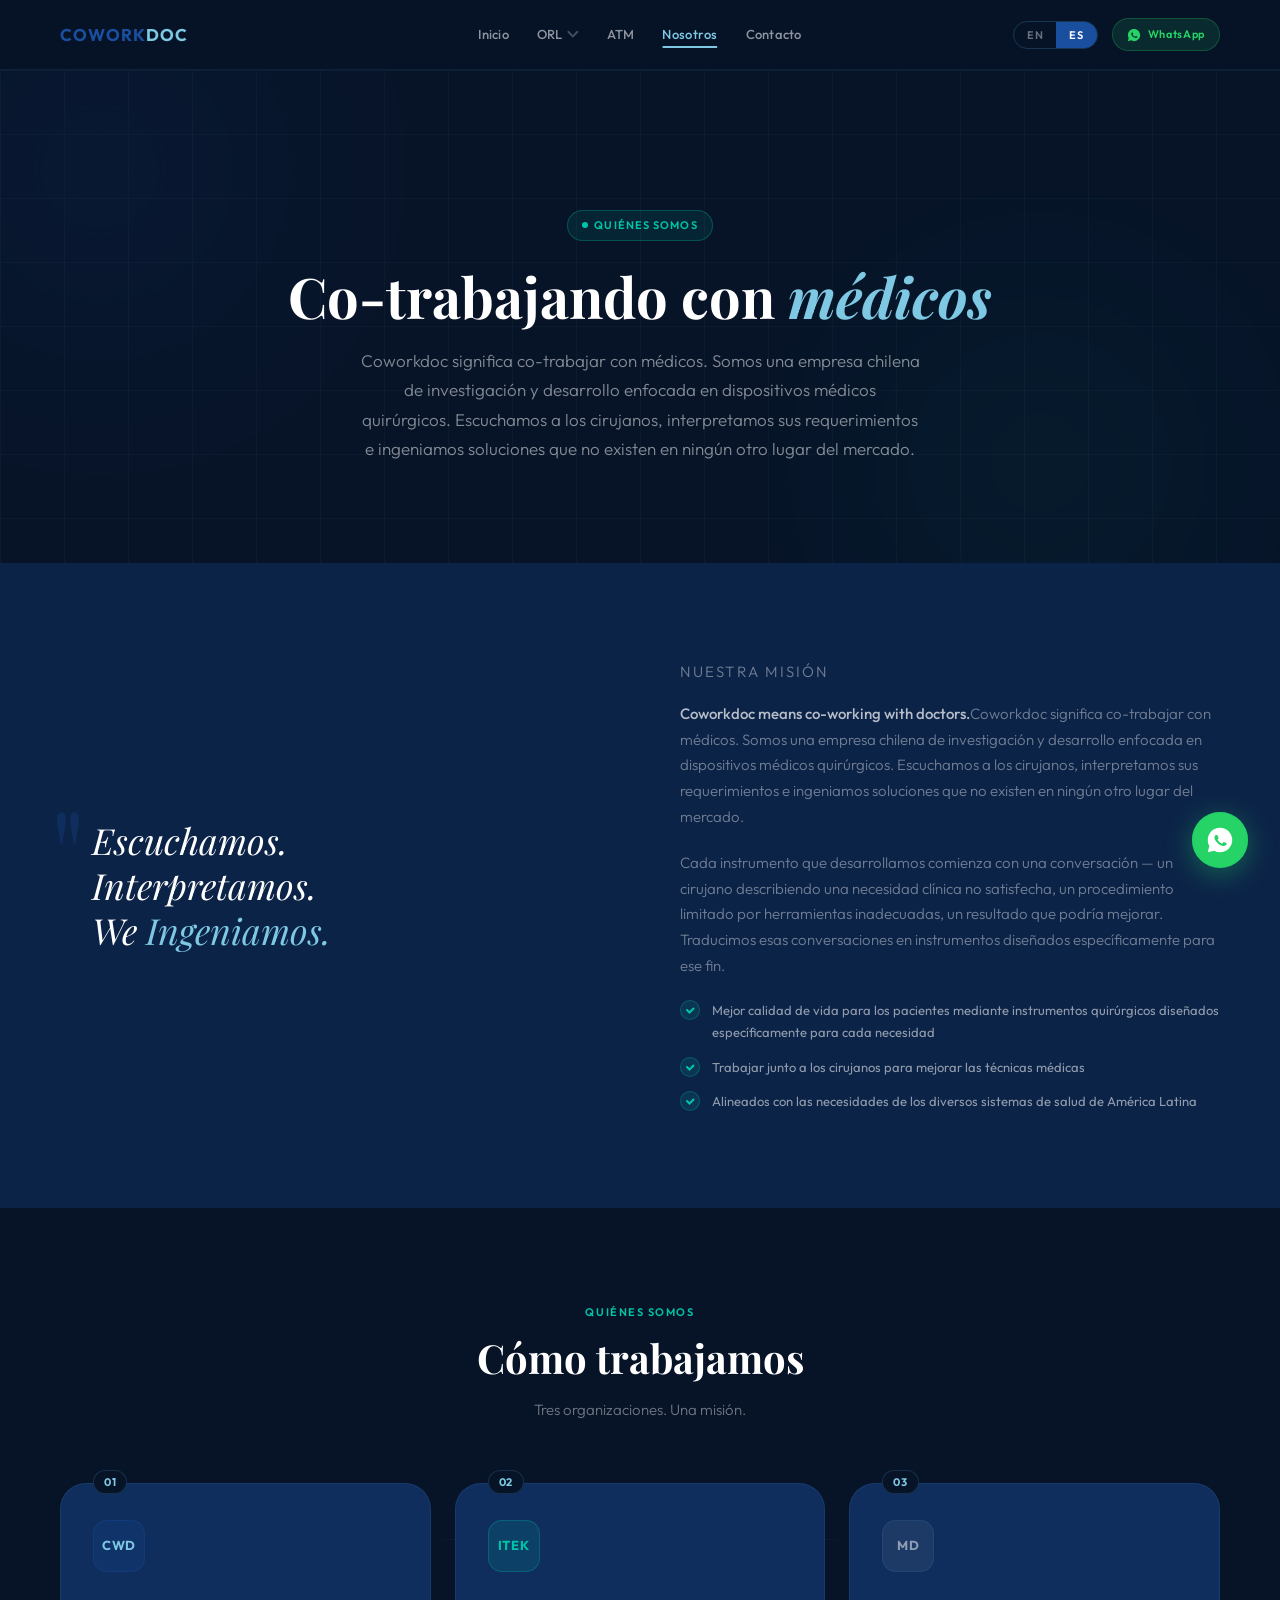
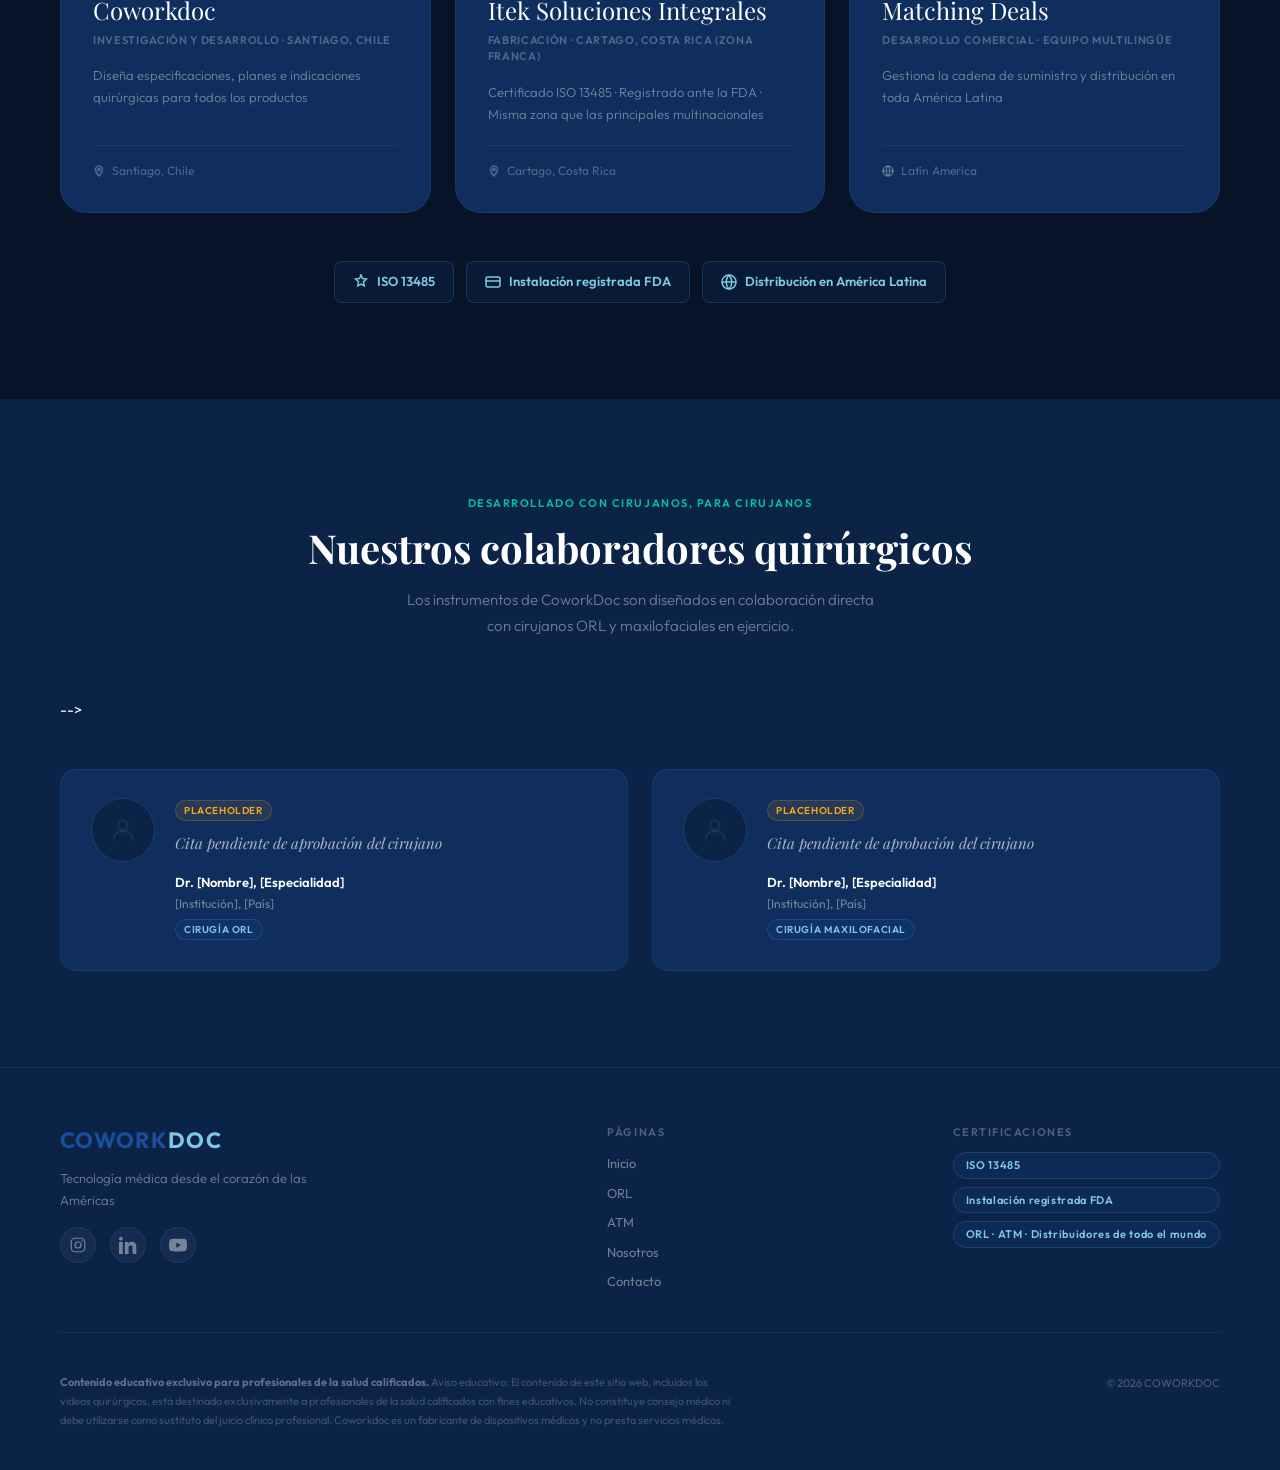
<file: about.html>
<!DOCTYPE html>
<html lang="es">
<head>
  <meta charset="UTF-8">
  <meta name="viewport" content="width=device-width, initial-scale=1.0">
  <title data-i18n="meta.about_title">About Us | COWORKDOC</title>
  <meta name="description" data-i18n="meta.about_desc" content="CoworkDoc co-develops surgical instruments with ENT and maxillofacial surgeons. Designed in Chile, manufactured in Costa Rica, distributed across Latin America.">

  <meta name="keywords" content="CoworkDoc, fabricante dispositivos médicos, co-desarrollo quirúrgico, ISO 13485, FDA, Itek, Matching Deals, Santiago Chile, Costa Rica, América Latina">
  <link rel="canonical" href="https://coworkdoc.com/about.html">

  <!-- Open Graph -->
  <meta property="og:title" content="Nosotros | COWORKDOC">
  <meta property="og:description" content="CoworkDoc codesarrolla instrumentos quirúrgicos con cirujanos ORL y maxilofaciales. Diseñado en Chile, fabricado en Costa Rica, distribuido en América Latina.">
  <meta property="og:type" content="website">
  <meta property="og:url" content="https://coworkdoc.com/about.html">
  <meta property="og:locale" content="es_419">

  <link rel="stylesheet" href="css/design-tokens.css">
  <link rel="stylesheet" href="css/components.css">

  <style>

    /* ── PAGE HERO ── */
    .page-hero {
      position: relative;
      background: var(--bg-page);
      padding: 140px 60px 100px;
      overflow: hidden;
      text-align: center;
    }

    .page-hero-grid {
      position: absolute; inset: 0;
      pointer-events: none;
      background-image:
        linear-gradient(rgba(126,200,227,0.04) 1px, transparent 1px),
        linear-gradient(90deg, rgba(126,200,227,0.04) 1px, transparent 1px);
      background-size: 64px 64px;
    }

    .orb-left {
      position: absolute; border-radius: 50%;
      pointer-events: none; filter: blur(110px);
      width: 360px; height: 360px;
      background: var(--blue); opacity: 0.09;
      top: -80px; left: -80px;
      animation: drift 10s ease-in-out infinite alternate;
    }

    .orb-right {
      position: absolute; border-radius: 50%;
      pointer-events: none; filter: blur(110px);
      width: 280px; height: 280px;
      background: var(--teal); opacity: 0.06;
      bottom: -40px; right: 100px;
      animation: drift 8s 2s ease-in-out infinite alternate;
    }

    .page-hero-content {
      position: relative; z-index: 2;
      max-width: 720px; margin: 0 auto;
    }

    .page-hero h1 {
      font-family: var(--font-serif);
      font-size: var(--text-4xl);
      line-height: var(--leading-tight);
      color: var(--text-primary);
      margin-bottom: 20px;
    }

    .page-hero h1 em {
      font-style: italic;
      color: var(--blue-light);
    }

    .page-hero-sub {
      font-size: var(--text-md);
      color: rgba(255,255,255,0.50);
      font-weight: var(--weight-light);
      line-height: var(--leading-relaxed);
      max-width: 560px;
      margin: 0 auto;
    }

    /* ── MISSION STATEMENT ── */
    .mission {
      background: var(--bg-section);
      padding: var(--section-padding);
    }

    .mission-inner {
      max-width: var(--content-width);
      margin: 0 auto;
      display: grid;
      grid-template-columns: 1fr 1fr;
      gap: 80px;
      align-items: center;
    }

    .mission-quote-wrap {
      position: relative;
    }

    .mission-quote-mark {
      font-family: var(--font-serif);
      font-size: 120px;
      line-height: 0.7;
      color: var(--blue);
      opacity: 0.25;
      position: absolute;
      top: -10px; left: -10px;
      pointer-events: none;
      user-select: none;
    }

    .mission-quote {
      font-family: var(--font-serif);
      font-size: 36px;
      font-style: italic;
      line-height: 1.25;
      color: var(--text-primary);
      padding-left: 32px;
      position: relative;
      z-index: 1;
    }

    .mission-quote em {
      color: var(--blue-light);
      font-style: italic;
    }

    .mission-body p {
      font-size: var(--text-base);
      color: var(--text-muted);
      line-height: var(--leading-relaxed);
      font-weight: var(--weight-light);
      margin-bottom: 20px;
    }

    .mission-body p strong {
      color: var(--text-secondary);
      font-weight: var(--weight-medium);
    }

    .pillars {
      list-style: none;
      display: flex;
      flex-direction: column;
      gap: 12px;
      margin-top: 8px;
    }

    .pillars li {
      display: flex;
      align-items: flex-start;
      gap: 12px;
      font-size: var(--text-sm);
      color: rgba(255,255,255,0.55);
      line-height: var(--leading-relaxed);
    }

    .pillar-check {
      width: 20px; height: 20px;
      background: rgba(0,196,167,0.12);
      border: 1px solid rgba(0,196,167,0.25);
      border-radius: 50%;
      display: flex;
      align-items: center;
      justify-content: center;
      flex-shrink: 0;
      margin-top: 1px;
    }

    .pillar-check svg { width: 10px; height: 10px; }

    /* ── HOW WE WORK ── */
    .how-we-work {
      background: var(--bg-page);
      padding: var(--section-padding);
    }

    .how-inner {
      max-width: var(--content-width);
      margin: 0 auto;
    }

    .partners-grid {
      display: grid;
      grid-template-columns: repeat(3, 1fr);
      gap: 24px;
      margin-top: 52px;
      position: relative;
    }

    /* Connecting line between cards */
    .partners-grid::before {
      content: '';
      position: absolute;
      top: 56px;
      left: calc(33.33% - 12px);
      right: calc(33.33% - 12px);
      height: 1px;
      background: linear-gradient(90deg,
        transparent,
        var(--border-light) 20%,
        var(--border-light) 80%,
        transparent
      );
      z-index: 0;
    }

    .partner-block {
      background: var(--bg-card);
      border: 1px solid var(--border-subtle);
      border-radius: var(--radius-lg);
      padding: 36px 32px 32px;
      display: flex;
      flex-direction: column;
      position: relative;
      z-index: 1;
      transition:
        transform var(--transition-spring),
        border-color var(--transition-base),
        box-shadow var(--transition-slow);
    }

    .partner-block:hover {
      transform: translateY(-5px);
      border-color: var(--border-light);
      box-shadow: var(--shadow-md);
    }

    .partner-block-number {
      position: absolute;
      top: -14px; left: 32px;
      background: var(--bg-page);
      border: 1px solid var(--border-light);
      color: var(--blue-light);
      font-size: var(--text-xs);
      font-weight: var(--weight-bold);
      padding: 3px 10px;
      border-radius: var(--radius-full);
      letter-spacing: var(--tracking-wide);
    }

    .partner-block-icon {
      width: 52px; height: 52px;
      border-radius: 14px;
      display: flex;
      align-items: center;
      justify-content: center;
      margin-bottom: 20px;
      font-family: var(--font-sans);
      font-size: var(--text-sm);
      font-weight: var(--weight-bold);
      letter-spacing: var(--tracking-wide);
    }

    .partner-block-icon.cobalt {
      background: rgba(26,79,160,0.18);
      border: 1px solid rgba(26,79,160,0.30);
      color: var(--blue-light);
    }

    .partner-block-icon.teal {
      background: rgba(0,196,167,0.12);
      border: 1px solid rgba(0,196,167,0.25);
      color: var(--teal);
    }

    .partner-block-icon.slate {
      background: rgba(255,255,255,0.06);
      border: 1px solid var(--border-subtle);
      color: rgba(255,255,255,0.50);
    }

    .partner-block-name {
      font-family: var(--font-serif);
      font-size: var(--text-xl);
      color: var(--text-primary);
      margin-bottom: 4px;
    }

    .partner-block-role {
      font-size: var(--text-xs);
      font-weight: var(--weight-semibold);
      letter-spacing: var(--tracking-wide);
      text-transform: uppercase;
      color: var(--text-faint);
      margin-bottom: 16px;
    }

    .partner-block-desc {
      font-size: var(--text-sm);
      color: var(--text-muted);
      line-height: var(--leading-relaxed);
      font-weight: var(--weight-light);
      flex: 1;
    }

    .partner-block-location {
      display: flex;
      align-items: center;
      gap: 7px;
      margin-top: 20px;
      font-size: 12px;
      color: var(--text-faint);
      padding-top: 16px;
      border-top: 1px solid var(--border-subtle);
    }

    .partner-block-location svg {
      width: 12px; height: 12px;
      flex-shrink: 0;
    }

    /* ISO/FDA badges row */
    .cert-row {
      display: flex;
      gap: 12px;
      flex-wrap: wrap;
      justify-content: center;
      margin-top: 48px;
    }

    .cert-badge {
      display: inline-flex;
      align-items: center;
      gap: 8px;
      background: rgba(26,79,160,0.12);
      border: 1px solid var(--border-light);
      border-radius: var(--radius-sm);
      padding: 10px 18px;
      font-size: var(--text-sm);
      font-weight: var(--weight-semibold);
      color: var(--blue-light);
    }

    .cert-badge svg { width: 16px; height: 16px; flex-shrink: 0; }

    /* ── KOL SECTION ── */
    .kol-section {
      background: var(--bg-section);
      padding: var(--section-padding);
    }

    .kol-inner {
      max-width: var(--content-width);
      margin: 0 auto;
    }

    .kol-grid {
      display: grid;
      grid-template-columns: repeat(2, 1fr);
      gap: 24px;
      margin-top: 48px;
    }

    .kol-card {
      background: var(--bg-card);
      border: 1px solid var(--border-subtle);
      border-radius: var(--radius-md);
      padding: 28px 30px 30px;
      display: flex;
      gap: 20px;
      align-items: flex-start;
      transition: border-color var(--transition-base);
    }

    .kol-card:hover { border-color: var(--border-light); }

    .kol-photo {
      width: 64px; height: 64px;
      border-radius: 50%;
      background: var(--bg-section);
      border: 1px solid var(--border-light);
      display: flex;
      align-items: center;
      justify-content: center;
      flex-shrink: 0;
      overflow: hidden;
      /*
        PLACEHOLDER: replace background div with:
        <img src="assets/surgeons/surgeon-name.jpg"
             alt="Dr. [Name]"
             style="width:100%;height:100%;object-fit:cover;">
        <!-- PLACEHOLDER: surgeon photo to be provided by client -->
      */
    }

    .kol-photo svg { width: 28px; height: 28px; opacity: 0.25; }

    .kol-body { flex: 1; }

    .kol-quote {
      font-family: var(--font-serif);
      font-size: var(--text-base);
      font-style: italic;
      color: rgba(255,255,255,0.65);
      line-height: var(--leading-relaxed);
      margin-bottom: 16px;
    }

    /* PLACEHOLDER label */
    .kol-placeholder-tag {
      display: inline-block;
      background: rgba(245,166,35,0.10);
      border: 1px solid rgba(245,166,35,0.22);
      color: var(--warning);
      font-size: 10px;
      font-weight: var(--weight-semibold);
      letter-spacing: var(--tracking-wide);
      text-transform: uppercase;
      padding: 2px 8px;
      border-radius: var(--radius-full);
      margin-bottom: 10px;
    }

    .kol-name {
      font-size: var(--text-sm);
      font-weight: var(--weight-semibold);
      color: var(--text-primary);
      margin-bottom: 2px;
    }

    .kol-title {
      font-size: 12px;
      color: var(--text-muted);
    }

    .kol-specialty {
      display: inline-flex;
      align-items: center;
      background: rgba(26,79,160,0.14);
      border: 1px solid var(--border-light);
      color: var(--blue-light);
      font-size: 10px;
      font-weight: var(--weight-semibold);
      letter-spacing: var(--tracking-wide);
      text-transform: uppercase;
      padding: 2px 8px;
      border-radius: var(--radius-full);
      margin-top: 6px;
    }

    /* ── TIMELINE ── */
    .timeline-section {
      background: var(--bg-page);
      padding: var(--section-padding);
    }

    .timeline-inner {
      max-width: var(--content-width);
      margin: 0 auto;
    }

    .timeline {
      position: relative;
      margin-top: 52px;
    }

    /* Vertical line */
    .timeline::before {
      content: '';
      position: absolute;
      left: 50%;
      top: 0; bottom: 0;
      width: 1px;
      background: linear-gradient(
        180deg,
        transparent,
        var(--border-light) 10%,
        var(--border-light) 90%,
        transparent
      );
      transform: translateX(-50%);
    }

    .timeline-item {
      display: grid;
      grid-template-columns: 1fr 48px 1fr;
      gap: 0;
      margin-bottom: 40px;
      align-items: start;
    }

    .timeline-item:last-child { margin-bottom: 0; }

    .timeline-left {
      padding-right: 36px;
      text-align: right;
    }

    .timeline-right {
      padding-left: 36px;
    }

    /* Alternate: even items flip */
    .timeline-item:nth-child(even) .timeline-left {
      order: 3;
      text-align: left;
      padding-right: 0;
      padding-left: 36px;
    }

    .timeline-item:nth-child(even) .timeline-center {
      order: 2;
    }

    .timeline-item:nth-child(even) .timeline-right {
      order: 1;
      text-align: right;
      padding-left: 0;
      padding-right: 36px;
    }

    .timeline-center {
      display: flex;
      justify-content: center;
      padding-top: 4px;
    }

    .timeline-dot {
      width: 14px; height: 14px;
      border-radius: 50%;
      background: var(--blue);
      border: 2px solid var(--bg-page);
      box-shadow: 0 0 0 2px var(--border-light);
      flex-shrink: 0;
    }

    .timeline-year {
      font-size: var(--text-xs);
      font-weight: var(--weight-bold);
      letter-spacing: var(--tracking-wider);
      color: var(--teal);
      text-transform: uppercase;
      margin-bottom: 5px;
    }

    .timeline-event {
      font-size: var(--text-base);
      font-weight: var(--weight-semibold);
      color: var(--text-primary);
      margin-bottom: 4px;
      line-height: var(--leading-snug);
    }

    .timeline-desc {
      font-size: var(--text-sm);
      color: var(--text-muted);
      font-weight: var(--weight-light);
      line-height: var(--leading-relaxed);
    }

    .timeline-placeholder {
      font-size: 10px;
      color: var(--warning);
      opacity: 0.6;
      font-style: italic;
      margin-top: 3px;
    }

    /* ── VALUES STRIP ── */
    .values-strip {
      background: var(--bg-section);
      padding: 60px 60px;
    }

    .values-inner {
      max-width: var(--content-width);
      margin: 0 auto;
      display: grid;
      grid-template-columns: repeat(4, 1fr);
      gap: 2px;
    }

    .value-item {
      background: var(--bg-card);
      padding: 32px 28px;
      text-align: center;
      position: relative;
    }

    .value-item:first-child { border-radius: var(--radius-md) 0 0 var(--radius-md); }
    .value-item:last-child  { border-radius: 0 var(--radius-md) var(--radius-md) 0; }

    .value-number {
      font-family: var(--font-serif);
      font-size: 48px;
      font-style: italic;
      color: var(--blue);
      opacity: 0.35;
      line-height: 1;
      margin-bottom: 8px;
    }

    .value-label {
      font-size: var(--text-base);
      font-weight: var(--weight-semibold);
      color: var(--text-primary);
      margin-bottom: 6px;
    }

    .value-desc {
      font-size: var(--text-sm);
      color: var(--text-muted);
      font-weight: var(--weight-light);
      line-height: var(--leading-relaxed);
    }

    /* ── CTA ── */
    .page-cta {
      background: var(--bg-page);
      padding: var(--section-padding);
    }

    .cta-card {
      background: linear-gradient(135deg, #0b2d4e 0%, #0d3260 100%);
      border: 1px solid var(--border-subtle);
      border-radius: var(--radius-lg);
      padding: 72px 80px;
      display: grid;
      grid-template-columns: 1fr 1fr;
      gap: 60px;
      align-items: center;
      max-width: var(--content-width);
      margin: 0 auto;
      position: relative;
      overflow: hidden;
    }

    .cta-card::before {
      content: '';
      position: absolute;
      top: -80px; right: -80px;
      width: 400px; height: 400px;
      background: radial-gradient(circle, rgba(26,79,160,0.14) 0%, transparent 65%);
      border-radius: 50%;
      pointer-events: none;
    }

    .cta-text { position: relative; z-index: 1; }

    .cta-text h2 {
      font-family: var(--font-serif);
      font-size: var(--text-2xl);
      color: var(--text-primary);
      margin-bottom: 14px;
      line-height: var(--leading-snug);
    }

    .cta-text p {
      font-size: var(--text-base);
      color: var(--text-muted);
      font-weight: var(--weight-light);
      line-height: var(--leading-relaxed);
    }

    .cta-actions {
      display: flex;
      flex-direction: column;
      gap: 14px;
      position: relative;
      z-index: 1;
    }

    .cta-actions a {
      text-align: center;
    }

    .cta-or {
      text-align: center;
      font-size: var(--text-xs);
      color: var(--text-faint);
      text-transform: uppercase;
      letter-spacing: var(--tracking-wide);
    }

    /* ── RESPONSIVE ── */
    @media (max-width: 1024px) {
      .page-hero { padding: 100px 32px 72px; }
      .mission, .how-we-work, .kol-section,
      .timeline-section, .page-cta { padding: 72px 32px; }
      .values-strip { padding: 48px 32px; }
      .mission-inner { gap: 48px; }
      .cta-card { padding: 48px 40px; gap: 40px; }
      .values-inner { grid-template-columns: 1fr 1fr; gap: 2px; }
      .value-item:nth-child(1) { border-radius: var(--radius-md) 0 0 0; }
      .value-item:nth-child(2) { border-radius: 0 var(--radius-md) 0 0; }
      .value-item:nth-child(3) { border-radius: 0 0 0 var(--radius-md); }
      .value-item:nth-child(4) { border-radius: 0 0 var(--radius-md) 0; }
    }

    @media (max-width: 768px) {
      .page-hero { padding: 80px 20px 56px; }
      .page-hero h1 { font-size: var(--text-3xl); }
      .mission-inner { grid-template-columns: 1fr; gap: 36px; }
      .mission-quote { font-size: var(--text-2xl); }
      .partners-grid { grid-template-columns: 1fr; }
      .partners-grid::before { display: none; }
      .kol-grid { grid-template-columns: 1fr; }
      .timeline::before { left: 20px; }
      .timeline-item { grid-template-columns: 1fr; grid-template-rows: auto; }
      .timeline-center { display: none; }
      .timeline-left,
      .timeline-right { padding: 0 0 0 40px; text-align: left; }
      .timeline-item:nth-child(even) .timeline-left,
      .timeline-item:nth-child(even) .timeline-right {
        order: unset; text-align: left; padding: 0 0 0 40px;
      }
      .timeline-left::before,
      .timeline-right::before {
        content: '';
        position: absolute;
        left: 14px;
        width: 12px; height: 12px;
        border-radius: 50%;
        background: var(--blue);
        border: 2px solid var(--bg-page);
        box-shadow: 0 0 0 2px var(--border-light);
      }
      .timeline-item { position: relative; }
      .values-inner { grid-template-columns: 1fr 1fr; }
      .cta-card { grid-template-columns: 1fr; padding: 36px 24px; gap: 32px; }
      .mission, .how-we-work, .kol-section,
      .timeline-section, .page-cta { padding: 56px 20px; }
      .values-strip { padding: 40px 20px; }
    }
  </style>
</head>
<body>

<!-- ════════ NAV ════════ -->
<nav class="nav" id="navbar">
  <a href="index.html" class="nav-logo" aria-label="CoworkDoc home">
    <div class="nav-logo-wordmark">
      <span class="cowork">COWORK</span><span class="doc">DOC</span>
    </div>
  </a>

  <nav class="nav-links" aria-label="Main navigation">
    <a href="index.html" data-i18n="nav.home">Home</a>
    <div class="nav-dropdown-wrap" id="ent-dd-wrap">
      <button class="nav-dropdown-trigger" aria-haspopup="true" aria-expanded="false" id="ent-dd-trigger">
        <span data-i18n="nav.ent">ENT</span>
        <svg class="nav-dd-chevron" viewBox="0 0 12 8" fill="none" stroke="currentColor" stroke-width="2" stroke-linecap="round" aria-hidden="true"><path d="M1 1l5 5 5-5"/></svg>
      </button>
      <div class="nav-dropdown" id="ent-dropdown" role="menu">
        <a href="ent-nose.html" class="nav-dd-item" role="menuitem" data-i18n="nav.ent_dropdown_orl">Otorrinolaringología</a>
        <div class="nav-dd-sub">
          <a href="ent-nose.html#turbilon" class="nav-dd-subitem" role="menuitem" data-i18n="nav.ent_dropdown_turbilon">Turbilon</a>
          <a href="ent-nose.html#rfhook" class="nav-dd-subitem" role="menuitem" data-i18n="nav.ent_dropdown_rfhook">rf-hook</a>
          <a href="ent-nose.html#bisuctor" class="nav-dd-subitem" role="menuitem" data-i18n="nav.ent_dropdown_bisuctor">Bisuctor</a>
        </div>
        <div class="nav-dd-separator"></div>
        <a href="tmj.html" class="nav-dd-item" role="menuitem" data-i18n="nav.ent_dropdown_atm">ATM — Cirugía Artroscópica</a>
        <div class="nav-dd-separator"></div>
        <div class="nav-dd-item nav-dd-item--disabled" role="menuitem" aria-disabled="true">
          <span data-i18n="nav.ent_dropdown_ear">ORL — Oído</span>
          <span class="nav-dd-coming" data-i18n="nav.ent_dropdown_coming">Próximamente</span>
        </div>
        <div class="nav-dd-item nav-dd-item--disabled" role="menuitem" aria-disabled="true">
          <span data-i18n="nav.ent_dropdown_throat">ORL — Garganta</span>
          <span class="nav-dd-coming" data-i18n="nav.ent_dropdown_coming">Próximamente</span>
        </div>
      </div>
    </div>
    <a href="tmj.html" data-i18n="nav.tmj">TMJ</a>
    <a href="about.html" class="active" data-i18n="nav.about">About</a>
    <!-- <a href="blog.html" data-i18n="nav.blog">Blog</a> -->
    <a href="contact.html" data-i18n="nav.contact">Contact</a>
  </nav>

  <div class="nav-right">
    <div class="lang-toggle" role="group" aria-label="Language">
      <button data-lang="en" onclick="I18n.setLanguage('en')">EN</button>
      <button data-lang="es" class="active" onclick="I18n.setLanguage('es')">ES</button>
    </div>
    <a href="https://wa.me/56973730866" class="nav-wa" target="_blank" rel="noopener">
      <svg viewBox="0 0 32 32" fill="currentColor" aria-hidden="true">
        <path d="M16 2C8.268 2 2 8.268 2 16c0 2.493.658 4.832 1.808 6.856L2 30l7.356-1.784A13.932 13.932 0 0016 30c7.732 0 14-6.268 14-14S23.732 2 16 2zm7.2 19.2c-.3.84-1.764 1.56-2.4 1.596-.612.036-1.188.276-4.008-.84-3.384-1.356-5.556-4.812-5.724-5.028-.168-.216-1.368-1.824-1.368-3.48s.864-2.472 1.2-2.82c.3-.312.66-.39.876-.39h.636c.204 0 .48-.078.756.576.3.684 1.02 2.34 1.104 2.508.084.168.144.372.024.588-.12.216-.18.348-.36.54-.18.192-.372.432-.528.576-.18.168-.372.348-.168.696.204.348.912 1.5 1.956 2.424 1.344 1.2 2.472 1.572 2.82 1.752.348.18.552.156.756-.096.204-.252.876-1.02 1.104-1.368.228-.348.456-.288.768-.168.312.12 1.968.924 2.304 1.092.336.168.564.252.648.396.084.144.084.828-.216 1.668z"/>
      </svg>
      <span data-i18n="nav.whatsapp">WhatsApp</span>
    </a>
    <button class="nav-hamburger" aria-label="Open menu" aria-expanded="false" aria-controls="nav-drawer">
      <span></span><span></span><span></span>
    </button>
  </div>
</nav>

<!-- Mobile drawer -->
<div class="nav-drawer" id="nav-drawer">
  <a href="index.html" data-i18n="nav.home">Home</a>
  <a href="ent-nose.html" data-i18n="nav.ent">ENT</a>
  <div class="nav-drawer-sub">
    <a href="ent-nose.html" data-i18n="nav.ent_dropdown_orl">Otorrinolaringología</a>
    <a href="ent-nose.html#turbilon" data-i18n="nav.ent_dropdown_turbilon">Turbilon</a>
    <a href="ent-nose.html#rfhook" data-i18n="nav.ent_dropdown_rfhook">rf-hook</a>
    <a href="ent-nose.html#bisuctor" data-i18n="nav.ent_dropdown_bisuctor">Bisuctor</a>
    <a href="tmj.html" data-i18n="nav.ent_dropdown_atm">ATM — Cirugía Artroscópica</a>
    <div class="nav-drawer-sub-disabled">
      <span data-i18n="nav.ent_dropdown_ear">ORL — Oído</span>
      <span class="nav-dd-coming" data-i18n="nav.ent_dropdown_coming">Próximamente</span>
    </div>
    <div class="nav-drawer-sub-disabled">
      <span data-i18n="nav.ent_dropdown_throat">ORL — Garganta</span>
      <span class="nav-dd-coming" data-i18n="nav.ent_dropdown_coming">Próximamente</span>
    </div>
  </div>
  <a href="tmj.html" data-i18n="nav.tmj">TMJ</a>
  <a href="about.html" class="active" data-i18n="nav.about">About</a>
  <!-- <a href="blog.html" data-i18n="nav.blog">Blog</a> -->
  <a href="contact.html" data-i18n="nav.contact">Contact</a>
</div>

<!-- ════════ PAGE HERO ════════ -->
<section class="page-hero" aria-labelledby="page-title">
  <div class="page-hero-grid" aria-hidden="true"></div>
  <div class="orb-left" aria-hidden="true"></div>
  <div class="orb-right" aria-hidden="true"></div>

  <div class="page-hero-content">
    <div class="live-badge" style="margin-bottom:24px;display:inline-flex;" data-i18n="about.eyebrow">
      Who we are
    </div>
    <h1 id="page-title"><span data-i18n="about.hero_prefix">Co-working with </span><em data-i18n="about.hero_em">doctors</em></h1>
    <p class="page-hero-sub" data-i18n="about.body_1">
      Coworkdoc means co-working with doctors. We are a Chilean research and development company focused on surgical medical devices — listening to surgeons, interpreting their requirements, and engineering solutions that don't exist anywhere else on the market.
    </p>
  </div>
</section>


<!-- ════════ MISSION ════════ -->
<section class="mission" aria-labelledby="mission-heading">
  <div class="mission-inner">

<div class="mission-quote-wrap">
  <div class="mission-quote-mark" aria-hidden="true">"</div>
  <blockquote class="mission-quote">
    <span data-i18n="about.mission_line1">We listen.</span><br>
    <span data-i18n="about.mission_line2">We interpret.</span><br>
    We <em data-i18n="about.mission_line3">engineer.</em>
  </blockquote>
</div>

    <div class="mission-body">
      <p class="sec-eyebrow" style="text-align:left;margin-bottom:16px;" data-i18n="about.mission_eyebrow">Our mission</p>
      <p data-i18n="about.body_1">
        <strong>Coworkdoc means co-working with doctors.</strong> We are a Chilean research and development company focused on surgical medical devices. We listen to surgeons, interpret their requirements, and engineer solutions that don't exist anywhere else on the market.
      </p>
      <p data-i18n="about.mission_body_2">
        Every instrument we develop starts with a conversation — a surgeon describing an unmet clinical need, a procedure limited by inadequate tooling, an outcome that could be better. We translate those conversations into purpose-built instruments.
      </p>
      <ul class="pillars">
        <li>
          <div class="pillar-check" aria-hidden="true">
            <svg viewBox="0 0 10 10" fill="none" stroke="var(--teal)" stroke-width="2" stroke-linecap="round">
              <path d="M2 5l2.5 2.5 4-4"/>
            </svg>
          </div>
          <span data-i18n="about.pillar_1">Better quality of life for patients through purpose-built surgical instruments</span>
        </li>
        <li>
          <div class="pillar-check" aria-hidden="true">
            <svg viewBox="0 0 10 10" fill="none" stroke="var(--teal)" stroke-width="2" stroke-linecap="round">
              <path d="M2 5l2.5 2.5 4-4"/>
            </svg>
          </div>
          <span data-i18n="about.pillar_2">Working together with surgeons to improve medical techniques</span>
        </li>
        <li>
          <div class="pillar-check" aria-hidden="true">
            <svg viewBox="0 0 10 10" fill="none" stroke="var(--teal)" stroke-width="2" stroke-linecap="round">
              <path d="M2 5l2.5 2.5 4-4"/>
            </svg>
          </div>
          <span data-i18n="about.pillar_3">Aligned with the needs of diverse health systems across Latin America</span>
        </li>
      </ul>
    </div>

  </div>
</section>


<!-- ════════ HOW WE WORK ════════ -->
<section class="how-we-work" id="structure" aria-labelledby="how-heading">
  <div class="how-inner">

    <div class="sec-header">
      <p class="sec-eyebrow" data-i18n="about.eyebrow">Our structure</p>
      <h2 class="sec-title" id="how-heading" data-i18n="about.how_title">How we work</h2>
      <p class="sec-desc" data-i18n="about.how_desc">Three organisations. One mission.</p>
    </div>

    <div class="partners-grid">

      <!-- Coworkdoc -->
      <div class="partner-block">
        <span class="partner-block-number">01</span>
        <div class="partner-block-icon cobalt">CWD</div>
        <p class="partner-block-name" data-i18n="about.coworkdoc_name">Coworkdoc</p>
        <p class="partner-block-role" data-i18n="about.coworkdoc_role">Research &amp; Development</p>
        <p class="partner-block-desc" data-i18n="about.coworkdoc_desc">
          Designs specifications, plans and surgical indications for all products. Works directly alongside ENT and maxillofacial surgeons to identify unmet clinical needs and translate them into instrument requirements.
        </p>
        <div class="partner-block-location">
          <svg viewBox="0 0 12 12" fill="none" stroke="currentColor" stroke-width="1.5" stroke-linecap="round" aria-hidden="true">
            <path d="M6 1a3.5 3.5 0 00-3.5 3.5C2.5 7.5 6 11 6 11s3.5-3.5 3.5-6.5A3.5 3.5 0 006 1z"/>
            <circle cx="6" cy="4.5" r="1.2"/>
          </svg>
          Santiago, Chile
        </div>
      </div>

      <!-- Itek -->
      <div class="partner-block">
        <span class="partner-block-number">02</span>
        <div class="partner-block-icon teal">ITEK</div>
        <p class="partner-block-name" data-i18n="about.itek_name">Itek Soluciones Integrales</p>
        <p class="partner-block-role" data-i18n="about.itek_role">Manufacturing</p>
        <p class="partner-block-desc" data-i18n="about.itek_desc">
          ISO 13485 certified and FDA registered manufacturing facility. Located in Cartago's free trade zone alongside the same industrial infrastructure as leading multinational medical device companies.
        </p>
        <div class="partner-block-location">
          <svg viewBox="0 0 12 12" fill="none" stroke="currentColor" stroke-width="1.5" stroke-linecap="round" aria-hidden="true">
            <path d="M6 1a3.5 3.5 0 00-3.5 3.5C2.5 7.5 6 11 6 11s3.5-3.5 3.5-6.5A3.5 3.5 0 006 1z"/>
            <circle cx="6" cy="4.5" r="1.2"/>
          </svg>
          Cartago, Costa Rica
        </div>
      </div>

      <!-- Matching Deals -->
      <div class="partner-block">
        <span class="partner-block-number">03</span>
        <div class="partner-block-icon slate">MD</div>
        <p class="partner-block-name" data-i18n="about.matching_name">Matching Deals</p>
        <p class="partner-block-role" data-i18n="about.matching_role">Commercial Distribution</p>
        <p class="partner-block-desc" data-i18n="about.matching_desc">
          Manages supply chain and commercial distribution across Latin America. A multilingual team handling regional availability, logistics, and commercial relationships with healthcare institutions.
        </p>
        <div class="partner-block-location">
          <svg viewBox="0 0 12 12" fill="none" stroke="currentColor" stroke-width="1.5" stroke-linecap="round" aria-hidden="true">
            <circle cx="6" cy="6" r="5"/>
            <path d="M1 6h10M6 1a8 8 0 000 10M6 1a8 8 0 010 10"/>
          </svg>
          Latin America
        </div>
      </div>

    </div>

    <!-- Certification badges -->
    <div class="cert-row" role="list" aria-label="Certifications">
      <div class="cert-badge" role="listitem">
        <svg viewBox="0 0 16 16" fill="none" stroke="var(--blue-light)" stroke-width="1.5" stroke-linecap="round" aria-hidden="true">
          <path d="M8 1l1.5 3.5 4 .5-3 2.8.7 4L8 10l-3.2 1.8.7-4L2.5 5l4-.5z"/>
        </svg>
        <span data-i18n="footer.cert_iso">ISO 13485 Certified Manufacturing</span>
      </div>
      <div class="cert-badge" role="listitem">
        <svg viewBox="0 0 16 16" fill="none" stroke="var(--blue-light)" stroke-width="1.5" stroke-linecap="round" aria-hidden="true">
          <rect x="1" y="3" width="14" height="10" rx="2"/>
          <path d="M1 7h14"/>
        </svg>
        <span data-i18n="footer.cert_fda">FDA Registered Facility</span>
      </div>
      <div class="cert-badge" role="listitem">
        <svg viewBox="0 0 16 16" fill="none" stroke="var(--blue-light)" stroke-width="1.5" stroke-linecap="round" aria-hidden="true">
          <circle cx="8" cy="8" r="7"/>
          <path d="M1 8h14M8 1a10 10 0 000 14M8 1a10 10 0 010 14"/>
        </svg>
        <span data-i18n="about.cert_distribution">Latin America distribution</span>
      </div>
    </div>

  </div>
</section>


<!-- ════════ KOL SECTION ════════ -->
<section class="kol-section" id="surgeons" aria-labelledby="kol-heading">
  <div class="kol-inner">

    <div class="sec-header">
      <p class="sec-eyebrow" data-i18n="about.kol_eyebrow">Developed with surgeons, for surgeons</p>
      <h2 class="sec-title" id="kol-heading" data-i18n="about.kol_title">Our surgical collaborators</h2>
      <p class="sec-desc" data-i18n="about.kol_desc">CoworkDoc instruments are designed in direct collaboration with practising ENT and maxillofacial surgeons.</p>
    </div>

    <!--
      KOL GRID — PLACEHOLDER
      ──────────────────────
      These cards are placeholders. Replace with real surgeon information
      once confirmed by the client (Alexis).

      For each surgeon, you will need:
      - Full name and title (Dr./Prof.)
      - Specialty
      - Institution and country
      - 1–2 sentence quote about the co-development experience
      - Professional headshot photo

      <!-- PLACEHOLDER: surgeon details to be confirmed by CoworkDoc -->
    -->
    <div class="kol-grid">

      <!-- KOL 1 Placeholder -->
      <div class="kol-card">
        <div class="kol-photo" aria-hidden="true">
          <!-- PLACEHOLDER: replace with surgeon photo -->
          <svg viewBox="0 0 24 24" fill="none" stroke="rgba(255,255,255,0.3)" stroke-width="1.5" stroke-linecap="round">
            <circle cx="12" cy="8" r="4"/>
            <path d="M4 20c0-4 3.6-7 8-7s8 3 8 7"/>
          </svg>
        </div>
        <div class="kol-body">
          <span class="kol-placeholder-tag">Placeholder</span>
          <p class="kol-quote" data-i18n="about.kol_quote_placeholder">
            "Quote pending surgeon approval."
          </p>
          <p class="kol-name" data-i18n="about.kol_name_placeholder">Dr. [Name], [Specialty]</p>
          <!-- PLACEHOLDER: replace with surgeon name -->
          <p class="kol-title" data-i18n="about.kol_institution_placeholder">[Institution], [Country]</p>
          <!-- PLACEHOLDER: replace with institution -->
          <span class="kol-specialty" data-i18n="about.kol_specialty_ent">ENT Surgery</span>
        </div>
      </div>

      <!-- KOL 2 Placeholder -->
      <div class="kol-card">
        <div class="kol-photo" aria-hidden="true">
          <!-- PLACEHOLDER: replace with surgeon photo -->
          <svg viewBox="0 0 24 24" fill="none" stroke="rgba(255,255,255,0.3)" stroke-width="1.5" stroke-linecap="round">
            <circle cx="12" cy="8" r="4"/>
            <path d="M4 20c0-4 3.6-7 8-7s8 3 8 7"/>
          </svg>
        </div>
        <div class="kol-body">
          <span class="kol-placeholder-tag">Placeholder</span>
          <p class="kol-quote" data-i18n="about.kol_quote_placeholder">
            "Quote pending surgeon approval."
          </p>
          <p class="kol-name" data-i18n="about.kol_name_placeholder">Dr. [Name], [Specialty]</p>
          <!-- PLACEHOLDER: replace with surgeon name -->
          <p class="kol-title" data-i18n="about.kol_institution_placeholder">[Institution], [Country]</p>
          <!-- PLACEHOLDER: replace with institution -->
          <span class="kol-specialty" data-i18n="about.kol_specialty_maxillo">Maxillofacial Surgery</span>
        </div>
      </div>

    </div>

  </div>
</section>


<!-- ════════ VALUES STRIP ════════ -->
<!--<section class="values-strip" aria-label="Our values">
  <div class="values-inner">
    <div class="value-item">
      <div class="value-number" aria-hidden="true">1</div>
      <p class="value-label">Listen</p>
      <p class="value-desc">Every instrument starts with a surgeon describing a problem. We listen before we design.</p>
    </div>
    <div class="value-item">
      <div class="value-number" aria-hidden="true">2</div>
      <p class="value-label">Interpret</p>
      <p class="value-desc">We translate clinical requirements into engineering specifications — bridging the gap between surgery and manufacturing.</p>
    </div>
    <div class="value-item">
      <div class="value-number" aria-hidden="true">3</div>
      <p class="value-label">Engineer</p>
      <p class="value-desc">We build what doesn't exist. Purpose-built instruments, not adaptations of existing designs.</p>
    </div>
    <div class="value-item">
      <div class="value-number" aria-hidden="true">4</div>
      <p class="value-label">Certify</p>
      <p class="value-desc">ISO 13485 certified manufacturing and FDA registration ensure every instrument meets international medical device standards.</p>
    </div>
  </div>
</section>-->


<!-- ════════ CTA ════════ -->
<!--<section class="page-cta" aria-labelledby="cta-heading">
  <div class="cta-card">
    <div class="cta-text">
      <h2 id="cta-heading" data-i18n="about.cta_title">Work with us</h2>
      <p data-i18n="about.cta_desc">
        Are you a surgeon with an unmet clinical need? We want to hear from you. CoworkDoc's model depends on direct collaboration with practising specialists — your clinical experience is the starting point for our next instrument.
      </p>
    </div>
    <div class="cta-actions">
      <a href="contact.html" class="btn-teal" data-i18n="about.cta_btn">Get in touch →</a>
      <span class="cta-or">or</span>
      <a href="ent-nose.html" class="btn-ghost">View our products</a>
    </div>
  </div>
</section>-->

<!-- ════════ FOOTER ════════ -->
<footer class="footer" role="contentinfo">
  <div class="footer-main">
    <div class="footer-brand">
      <div class="footer-brand-wordmark">
        <span class="cowork">COWORK</span><span class="doc">DOC</span>
      </div>
      <p class="footer-tagline" data-i18n="footer.tagline">Medical technology from the heart of the Americas</p>

      <div class="footer-social">
        <a href="https://instagram.com/YOUR_HANDLE" target="_blank" rel="noopener" aria-label="Instagram">
          <svg viewBox="0 0 24 24" fill="none" stroke="currentColor" stroke-width="1.6" aria-hidden="true">
            <rect x="3" y="3" width="18" height="18" rx="5"/>
            <circle cx="12" cy="12" r="4"/>
            <circle cx="17.5" cy="6.5" r="1" fill="currentColor" stroke="none"/>
          </svg>
        </a>

        <a href="https://linkedin.com/company/YOUR_COMPANY" target="_blank" rel="noopener" aria-label="LinkedIn">
          <svg viewBox="0 0 24 24" fill="currentColor" aria-hidden="true">
            <path d="M4.98 3.5C4.98 4.88 3.87 6 2.49 6S0 4.88 0 3.5 1.11 1 2.49 1s2.49 1.12 2.49 2.5zM0 8h5v16H0V8zm7.5 0h4.8v2.2h.07c.67-1.27 2.3-2.6 4.73-2.6 5.06 0 6 3.33 6 7.66V24h-5v-7.6c0-1.8-.03-4.12-2.5-4.12-2.5 0-2.88 1.95-2.88 3.97V24h-5V8z"/>
          </svg>
        </a>

        <a href="https://www.youtube.com/@coworkdoc7119" target="_blank" rel="noopener" aria-label="YouTube">
          <svg viewBox="0 0 24 24" fill="currentColor" aria-hidden="true">
            <path d="M23.5 6.2a3 3 0 00-2.1-2.1C19.6 3.5 12 3.5 12 3.5s-7.6 0-9.4.6A3 3 0 00.5 6.2 31.6 31.6 0 000 12a31.6 31.6 0 00.5 5.8 3 3 0 002.1 2.1c1.8.6 9.4.6 9.4.6s7.6 0 9.4-.6a3 3 0 002.1-2.1A31.6 31.6 0 0024 12a31.6 31.6 0 00-.5-5.8zM9.8 15.5v-7l6 3.5-6 3.5z"/>
          </svg>
        </a>
      </div>
    </div>

    <nav class="footer-links" aria-label="Footer navigation">
      <p class="footer-links-heading" data-i18n="footer.links_heading">Pages</p>
      <a href="index.html" data-i18n="nav.home">Home</a>
      <a href="ent-nose.html" data-i18n="nav.ent">ENT</a>
      <a href="tmj.html" data-i18n="nav.tmj">TMJ</a>
      <a href="about.html" data-i18n="nav.about">About</a>
      <!-- <a href="blog.html" data-i18n="nav.blog">Blog</a> -->
      <a href="contact.html" data-i18n="nav.contact">Contact</a>
    </nav>

    <div class="footer-certs">
      <p class="footer-certs-heading" data-i18n="footer.certs_heading">Certifications</p>
      <span class="cert-pill" data-i18n="footer.cert_iso">ISO 13485</span>
      <span class="cert-pill" data-i18n="footer.cert_fda">FDA Registered Facility</span>
      <span class="cert-pill" data-i18n="footer.cert_region">ORL · ATM · Distribuidores de todo el mundo</span>
    </div>
  </div>

  <div class="footer-bottom">
    <p class="footer-disclaimer">
      <strong data-i18n="blog.disclaimer">Educational disclaimer:</strong>
      <span data-i18n="footer.disclaimer"> The content on this website, including surgical videos, is intended exclusively for qualified healthcare professionals for educational purposes. It does not constitute medical advice and should not be used as a substitute for professional clinical judgement. Coworkdoc is a medical device manufacturer and does not provide medical services.</span>
    </p>
    <p class="footer-copy" data-i18n="footer.copyright">© 2026 COWORKDOC</p>
  </div>
</footer>

<!-- ════════ WHATSAPP FAB ════════ -->
<a href="https://wa.me/56973730866" class="wa-fab" target="_blank" rel="noopener" aria-label="Contact us on WhatsApp">
  <div class="wa-pulse" aria-hidden="true"></div>
  <svg viewBox="0 0 32 32" fill="white" aria-hidden="true">
    <path d="M16 2C8.268 2 2 8.268 2 16c0 2.493.658 4.832 1.808 6.856L2 30l7.356-1.784A13.932 13.932 0 0016 30c7.732 0 14-6.268 14-14S23.732 2 16 2zm7.2 19.2c-.3.84-1.764 1.56-2.4 1.596-.612.036-1.188.276-4.008-.84-3.384-1.356-5.556-4.812-5.724-5.028-.168-.216-1.368-1.824-1.368-3.48s.864-2.472 1.2-2.82c.3-.312.66-.39.876-.39h.636c.204 0 .48-.078.756.576.3.684 1.02 2.34 1.104 2.508.084.168.144.372.024.588-.12.216-.18.348-.36.54-.18.192-.372.432-.528.576-.18.168-.372.348-.168.696.204.348.912 1.5 1.956 2.424 1.344 1.2 2.472 1.572 2.82 1.752.348.18.552.156.756-.096.204-.252.876-1.02 1.104-1.368.228-.348.456-.288.768-.168.312.12 1.968.924 2.304 1.092.336.168.564.252.648.396.084.144.084.828-.216 1.668z"/>
  </svg>
  <span class="wa-tooltip" data-i18n="wa.tooltip">Contact us on WhatsApp</span>
</a>


<!-- ════════ SCRIPTS ════════ -->
<script src="js/i18n.js"></script>
<script src="js/video-lightbox.js"></script>
<script src="js/nav.js"></script>

</body>
</html>
</file>
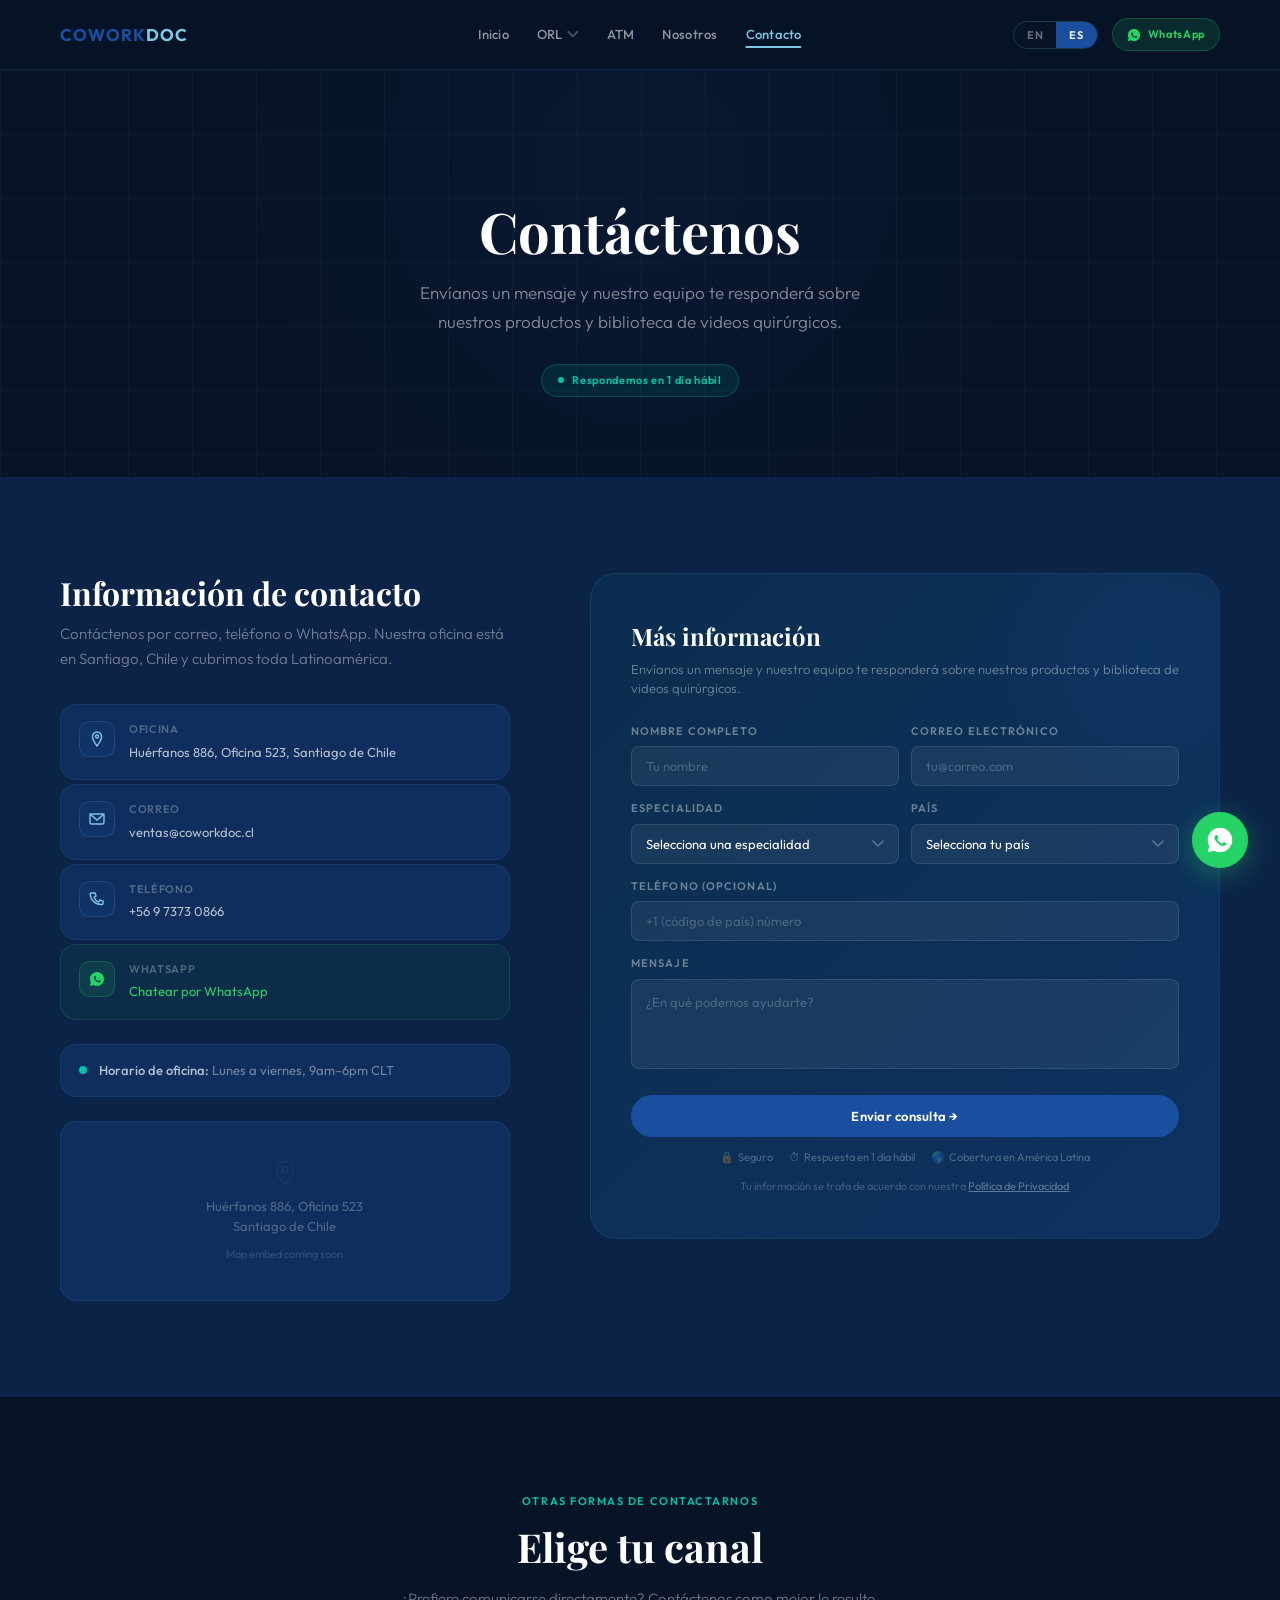
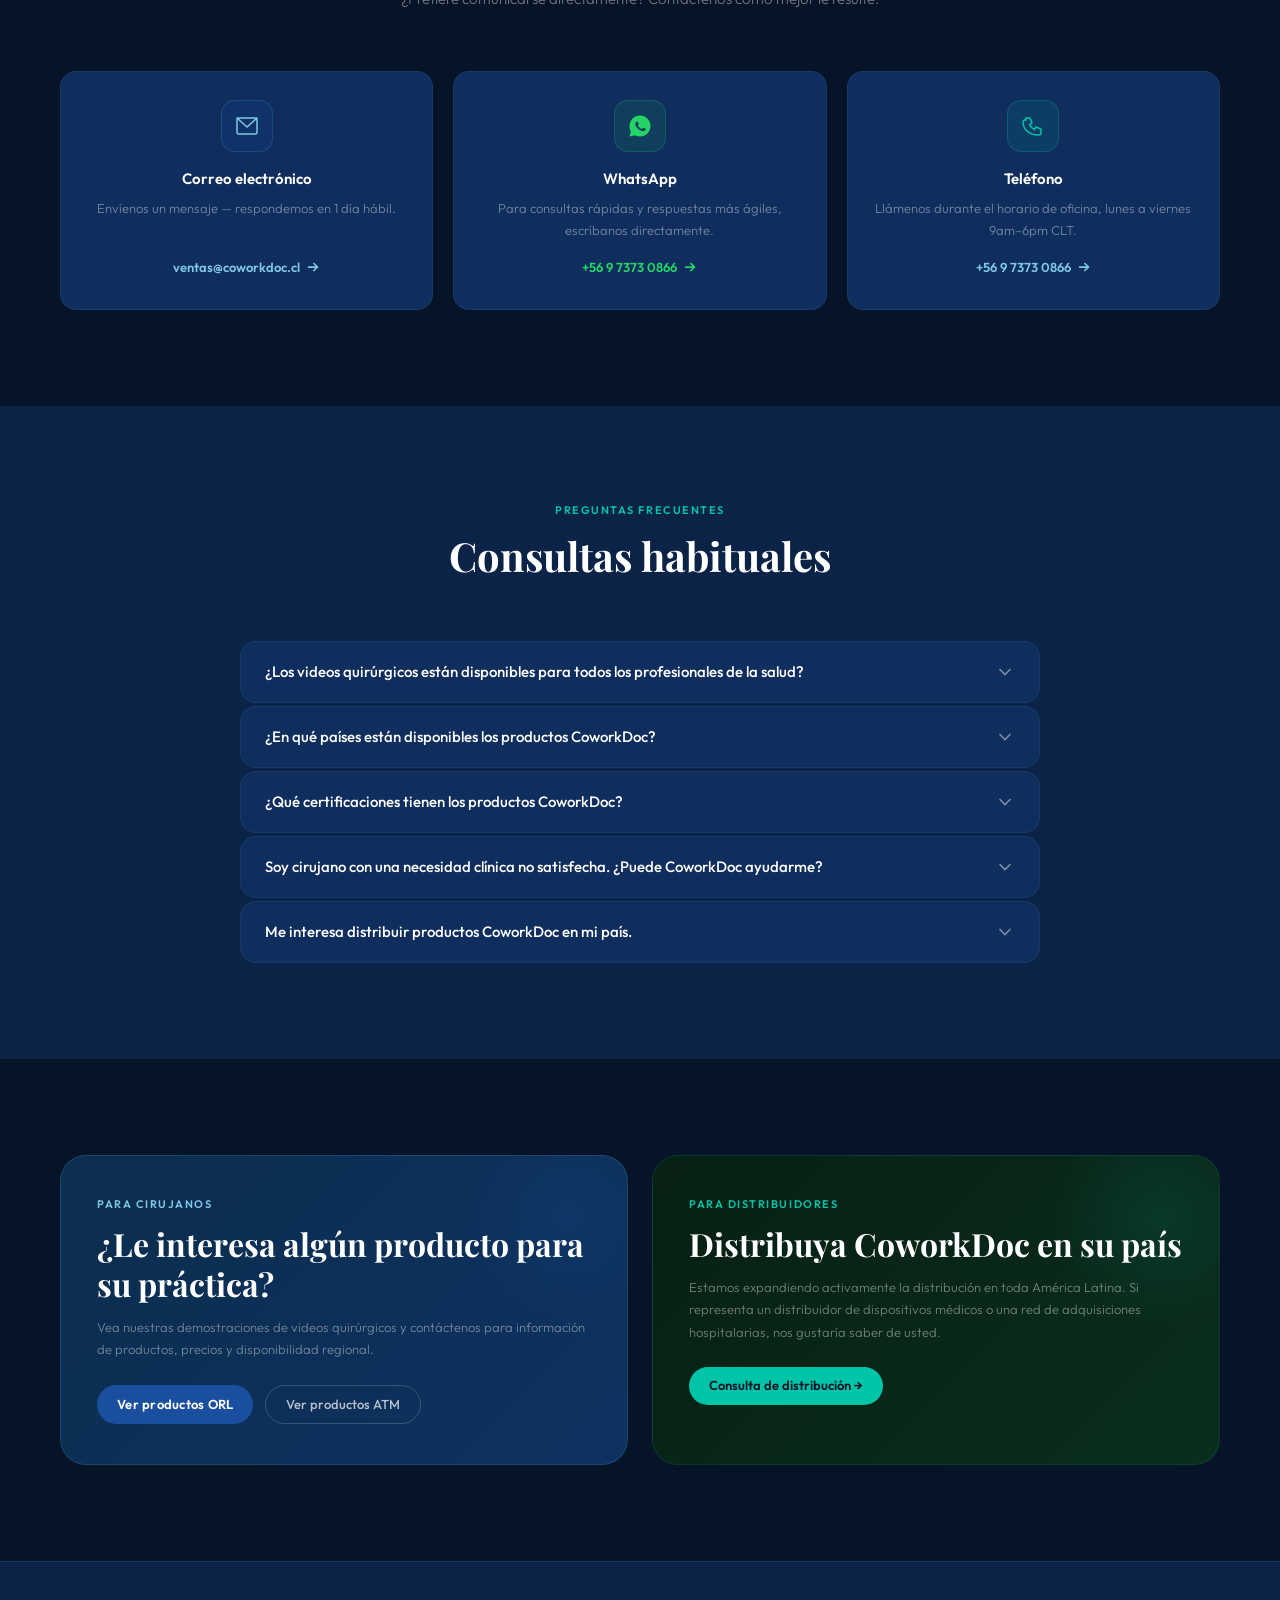
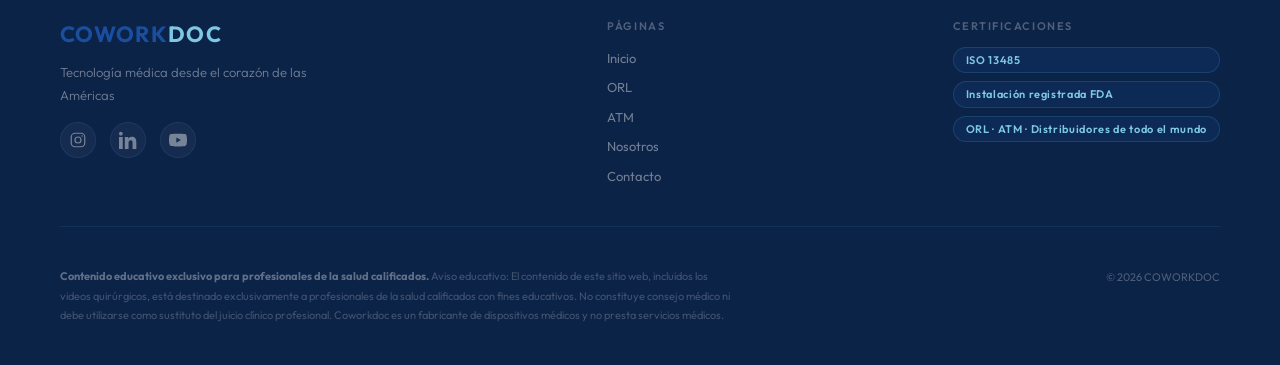
<file: contact.html>
<!DOCTYPE html>
<html lang="es">
<head>
  <meta charset="UTF-8">
  <meta name="viewport" content="width=device-width, initial-scale=1.0">
  <title data-i18n="meta.contact_title">Contact | COWORKDOC</title>
  <meta name="description" data-i18n="meta.contact_desc" content="Get in touch with the CoworkDoc team for product information, surgical video access, and distribution inquiries.">

  <meta name="keywords" content="contacto CoworkDoc, información productos quirúrgicos, distribuidor dispositivos médicos, América Latina, WhatsApp, correo">
  <link rel="canonical" href="https://coworkdoc.com/contact.html">

  <!-- Open Graph -->
  <meta property="og:title" content="Contacto | COWORKDOC">
  <meta property="og:description" content="Contáctate con el equipo de CoworkDoc para información de productos, acceso a videos quirúrgicos y consultas de distribución.">
  <meta property="og:type" content="website">
  <meta property="og:url" content="https://coworkdoc.com/contact.html">
  <meta property="og:locale" content="es_419">

  <link rel="stylesheet" href="css/design-tokens.css">
  <link rel="stylesheet" href="css/components.css">

  <style>

    /* ── PAGE HERO ── */
    .page-hero {
      position: relative;
      background: var(--bg-page);
      padding: 130px 60px 80px;
      overflow: hidden;
      text-align: center;
    }

    .page-hero-grid {
      position: absolute; inset: 0;
      pointer-events: none;
      background-image:
        linear-gradient(rgba(126,200,227,0.04) 1px, transparent 1px),
        linear-gradient(90deg, rgba(126,200,227,0.04) 1px, transparent 1px);
      background-size: 64px 64px;
    }

    .orb-hero {
      position: absolute; border-radius: 50%;
      pointer-events: none; filter: blur(120px);
      width: 500px; height: 500px;
      background: var(--blue); opacity: 0.08;
      top: -150px; left: 50%;
      transform: translateX(-50%);
      animation: drift 10s ease-in-out infinite alternate;
    }

    .page-hero-content {
      position: relative; z-index: 2;
      max-width: 640px; margin: 0 auto;
    }

    .page-hero h1 {
      font-family: var(--font-serif);
      font-size: var(--text-4xl);
      line-height: var(--leading-tight);
      color: var(--text-primary);
      margin-bottom: 16px;
    }

    .page-hero h1 em {
      font-style: italic;
      color: var(--blue-light);
    }

    .page-hero-sub {
      font-size: var(--text-md);
      color: rgba(255,255,255,0.50);
      font-weight: var(--weight-light);
      line-height: var(--leading-relaxed);
      max-width: 480px;
      margin: 0 auto 28px;
    }

    .reply-badge {
      display: inline-flex;
      align-items: center;
      gap: 8px;
      background: rgba(0,196,167,0.10);
      border: 1px solid rgba(0,196,167,0.25);
      color: var(--teal);
      font-size: var(--text-xs);
      font-weight: var(--weight-semibold);
      letter-spacing: var(--tracking-wide);
      padding: 7px 16px;
      border-radius: var(--radius-full);
    }

    .reply-badge::before {
      content: '';
      width: 6px; height: 6px;
      background: var(--teal);
      border-radius: 50%;
      animation: blink 2s ease infinite;
      flex-shrink: 0;
    }

    /* ── MAIN CONTACT ── */
    .contact-main {
      background: var(--bg-section);
      padding: var(--section-padding);
    }

    .contact-main-inner {
      max-width: var(--content-width);
      margin: 0 auto;
      display: grid;
      grid-template-columns: 1fr 1.4fr;
      gap: 80px;
      align-items: start;
    }

    /* LEFT */
    .contact-details-col h2 {
      font-family: var(--font-serif);
      font-size: var(--text-2xl);
      color: var(--text-primary);
      margin-bottom: 8px;
      line-height: var(--leading-snug);
    }

    .contact-details-col h2 em {
      font-style: italic;
      color: var(--blue-light);
    }

    .contact-details-intro {
      font-size: var(--text-base);
      color: var(--text-muted);
      font-weight: var(--weight-light);
      line-height: var(--leading-relaxed);
      margin-bottom: 32px;
    }

    .contact-details-list {
      display: flex;
      flex-direction: column;
      gap: 4px;
      margin-bottom: 24px;
    }

    .contact-detail-item {
      display: flex;
      align-items: flex-start;
      gap: 14px;
      padding: 16px 18px;
      background: var(--bg-card);
      border: 1px solid var(--border-subtle);
      border-radius: var(--radius-md);
      transition: border-color var(--transition-fast);
    }

    .contact-detail-item:hover { border-color: var(--border-light); }

    .cdi-icon {
      width: 36px; height: 36px;
      background: rgba(26,79,160,0.14);
      border: 1px solid var(--border-light);
      border-radius: 10px;
      display: flex; align-items: center; justify-content: center;
      flex-shrink: 0;
    }

    .cdi-icon svg { width: 16px; height: 16px; }

    .cdi-label {
      font-size: var(--text-xs);
      font-weight: var(--weight-semibold);
      letter-spacing: var(--tracking-wide);
      text-transform: uppercase;
      color: var(--text-faint);
      margin-bottom: 3px;
    }

    .cdi-value {
      font-size: var(--text-sm);
      color: var(--text-secondary);
      line-height: var(--leading-relaxed);
    }

    .cdi-value a {
      color: var(--text-secondary);
      text-decoration: none;
      transition: color var(--transition-fast);
    }

    .cdi-value a:hover { color: var(--blue-light); }

    .contact-detail-item.wa-item {
      background: rgba(37,211,102,0.05);
      border-color: rgba(37,211,102,0.15);
    }

    .contact-detail-item.wa-item:hover { border-color: rgba(37,211,102,0.28); }

    .contact-detail-item.wa-item .cdi-icon {
      background: rgba(37,211,102,0.10);
      border-color: rgba(37,211,102,0.22);
    }

    .contact-detail-item.wa-item .cdi-value a { color: #25d366; }

    .contact-hours {
      background: var(--bg-card);
      border: 1px solid var(--border-subtle);
      border-radius: var(--radius-md);
      padding: 16px 18px;
      display: flex;
      align-items: center;
      gap: 12px;
      margin-bottom: 24px;
    }

    .hours-dot {
      width: 8px; height: 8px;
      border-radius: 50%;
      background: var(--teal);
      flex-shrink: 0;
      animation: blink 3s ease infinite;
    }

    .hours-text { font-size: var(--text-sm); color: var(--text-muted); }
    .hours-text strong { color: var(--text-secondary); font-weight: var(--weight-medium); }

    .map-placeholder {
      background: var(--bg-card);
      border: 1px solid var(--border-subtle);
      border-radius: var(--radius-md);
      height: 180px;
      display: flex; flex-direction: column;
      align-items: center; justify-content: center;
      gap: 10px; color: var(--text-faint);
      font-size: var(--text-sm);
      /*
        PLACEHOLDER: replace with Google Maps embed:
        <iframe src="https://www.google.com/maps/embed?pb=..."
          width="100%" height="180" style="border:0;" loading="lazy"></iframe>
        <!-- PLACEHOLDER: Google Maps embed to be added -->
      */
    }

    .map-placeholder svg { width: 28px; height: 28px; opacity: 0.18; }

    /* RIGHT: form card */
    .contact-form-col {
      background: linear-gradient(135deg, #0b2d4e 0%, #0d3260 100%);
      border: 1px solid var(--border-subtle);
      border-radius: var(--radius-lg);
      padding: 44px 40px;
      position: relative;
      overflow: hidden;
    }

    .contact-form-col::before {
      content: '';
      position: absolute;
      top: -80px; right: -80px;
      width: 320px; height: 320px;
      background: radial-gradient(circle, rgba(26,79,160,0.15) 0%, transparent 65%);
      border-radius: 50%;
      pointer-events: none;
    }

    .form-heading {
      font-family: var(--font-serif);
      font-size: var(--text-xl);
      color: var(--text-primary);
      margin-bottom: 6px;
      position: relative; z-index: 1;
    }

    .form-sub {
      font-size: var(--text-sm);
      color: var(--text-muted);
      font-weight: var(--weight-light);
      margin-bottom: 24px;
      position: relative; z-index: 1;
    }

    .contact-form { position: relative; z-index: 1; }

    /* ── CHANNELS ── */
    .channels {
      background: var(--bg-page);
      padding: var(--section-padding);
    }

    .channels-inner { max-width: var(--content-width); margin: 0 auto; }

    .channels-grid {
      display: grid;
      grid-template-columns: repeat(3, 1fr);
      gap: 20px;
      margin-top: 48px;
    }

    .channel-card {
      background: var(--bg-card);
      border: 1px solid var(--border-subtle);
      border-radius: var(--radius-md);
      padding: 28px 24px 32px;
      text-align: center;
      text-decoration: none;
      color: inherit;
      display: flex; flex-direction: column; align-items: center;
      transition:
        transform var(--transition-spring),
        border-color var(--transition-base),
        box-shadow var(--transition-slow);
    }

    .channel-card:hover {
      transform: translateY(-5px);
      border-color: var(--border-light);
      box-shadow: var(--shadow-md);
    }

    .channel-icon {
      width: 52px; height: 52px;
      border-radius: 14px;
      display: flex; align-items: center; justify-content: center;
      margin-bottom: 16px;
    }

    .channel-icon svg { width: 24px; height: 24px; }
    .channel-icon.blue { background: rgba(26,79,160,0.15); border: 1px solid var(--border-light); }
    .channel-icon.green { background: rgba(37,211,102,0.10); border: 1px solid rgba(37,211,102,0.20); }
    .channel-icon.teal { background: rgba(0,196,167,0.10); border: 1px solid rgba(0,196,167,0.22); }

    .channel-title {
      font-size: var(--text-base);
      font-weight: var(--weight-semibold);
      color: var(--text-primary);
      margin-bottom: 6px;
    }

    .channel-desc {
      font-size: var(--text-sm);
      color: var(--text-muted);
      font-weight: var(--weight-light);
      line-height: var(--leading-relaxed);
      margin-bottom: 16px;
      flex: 1;
    }

    .channel-action {
      font-size: var(--text-sm);
      font-weight: var(--weight-semibold);
      color: var(--blue-light);
      display: flex; align-items: center; gap: 6px;
      transition: gap var(--transition-fast);
    }

    .channel-card:hover .channel-action { gap: 10px; }
    .channel-card.wa-channel:hover { border-color: rgba(37,211,102,0.28); }
    .channel-card.wa-channel .channel-action { color: #25d366; }

    /* ── FAQ ── */
    .faq-section {
      background: var(--bg-section);
      padding: var(--section-padding);
    }

    .faq-inner { max-width: 800px; margin: 0 auto; }

    .faq-list {
      display: flex; flex-direction: column;
      gap: 3px; margin-top: 48px;
    }

    .faq-item {
      background: var(--bg-card);
      border: 1px solid var(--border-subtle);
      border-radius: var(--radius-md);
      overflow: hidden;
      transition: border-color var(--transition-fast);
    }

    .faq-item:hover { border-color: var(--border-light); }

    .faq-question {
      width: 100%; background: none; border: none;
      padding: 20px 24px;
      display: flex; align-items: center;
      justify-content: space-between; gap: 16px;
      cursor: pointer; text-align: left;
      color: var(--text-primary);
      font-family: var(--font-sans);
      font-size: var(--text-base);
      font-weight: var(--weight-medium);
      transition: color var(--transition-fast);
    }

    .faq-question:hover { color: var(--blue-light); }

    .faq-chevron {
      width: 20px; height: 20px;
      flex-shrink: 0;
      transition: transform var(--transition-base);
      opacity: 0.45;
    }

    .faq-item.open .faq-chevron { transform: rotate(180deg); opacity: 1; }

    .faq-answer { max-height: 0; overflow: hidden; transition: max-height 0.4s ease; }
    .faq-item.open .faq-answer { max-height: 300px; }

    .faq-answer-inner {
      padding: 18px 24px 22px;
      font-size: var(--text-sm);
      color: var(--text-muted);
      line-height: var(--leading-relaxed);
      font-weight: var(--weight-light);
      border-top: 1px solid var(--border-subtle);
    }

    .faq-answer-inner a { color: var(--blue-light); text-decoration: none; }
    .faq-answer-inner a:hover { text-decoration: underline; }

    /* ── DISTRIBUTION CTA ── */
    .distribution-cta {
      background: var(--bg-page);
      padding: var(--section-padding);
    }

    .dist-inner {
      max-width: var(--content-width);
      margin: 0 auto;
      display: grid;
      grid-template-columns: 1fr 1fr;
      gap: 24px;
    }

    .dist-card {
      border-radius: var(--radius-lg);
      padding: 40px 36px;
      position: relative; overflow: hidden;
    }

    .dist-card.surgeons {
      background: linear-gradient(135deg, #0b2d4e 0%, #0d3260 100%);
      border: 1px solid var(--border-light);
    }

    .dist-card.distributors {
      background: linear-gradient(135deg, #071f14 0%, #0a2e1e 100%);
      border: 1px solid rgba(0,196,167,0.15);
    }

    .dist-card::before {
      content: '';
      position: absolute; top: -60px; right: -60px;
      width: 240px; height: 240px;
      border-radius: 50%; pointer-events: none;
    }

    .dist-card.surgeons::before {
      background: radial-gradient(circle, rgba(26,79,160,0.18) 0%, transparent 65%);
    }

    .dist-card.distributors::before {
      background: radial-gradient(circle, rgba(0,196,167,0.10) 0%, transparent 65%);
    }

    .dist-eyebrow {
      font-size: var(--text-xs);
      font-weight: var(--weight-semibold);
      letter-spacing: var(--tracking-widest);
      text-transform: uppercase;
      margin-bottom: 12px;
    }

    .dist-card.surgeons .dist-eyebrow { color: var(--blue-light); }
    .dist-card.distributors .dist-eyebrow { color: var(--teal); }

    .dist-title {
      font-family: var(--font-serif);
      font-size: var(--text-2xl);
      color: var(--text-primary);
      margin-bottom: 12px;
      line-height: var(--leading-snug);
      position: relative; z-index: 1;
    }

    .dist-desc {
      font-size: var(--text-sm);
      color: var(--text-muted);
      font-weight: var(--weight-light);
      line-height: var(--leading-relaxed);
      margin-bottom: 24px;
      position: relative; z-index: 1;
    }

    .dist-actions { position: relative; z-index: 1; display: flex; gap: 12px; flex-wrap: wrap; }

    /* ── RESPONSIVE ── */
    @media (max-width: 1024px) {
      .page-hero { padding: 100px 32px 64px; }
      .contact-main, .channels, .faq-section, .distribution-cta { padding: 72px 32px; }
      .contact-main-inner { gap: 48px; }
      .contact-form-col { padding: 36px 28px; }
    }

    @media (max-width: 768px) {
      .page-hero { padding: 80px 20px 52px; }
      .page-hero h1 { font-size: var(--text-3xl); }
      .contact-main-inner { grid-template-columns: 1fr; gap: 32px; }
      .contact-form-col { padding: 28px 20px; }
      .channels-grid { grid-template-columns: 1fr; }
      .dist-inner { grid-template-columns: 1fr; }
      .dist-card { padding: 28px 24px; }
      .contact-main, .channels, .faq-section, .distribution-cta { padding: 56px 20px; }
    }
  </style>
</head>
<body>

<!-- ════════ NAV ════════ -->
<nav class="nav" id="navbar">
  <a href="index.html" class="nav-logo" aria-label="CoworkDoc home">
    <div class="nav-logo-wordmark">
      <span class="cowork">COWORK</span><span class="doc">DOC</span>
    </div>
  </a>

  <nav class="nav-links" aria-label="Main navigation">
    <a href="index.html" data-i18n="nav.home">Home</a>
    <div class="nav-dropdown-wrap" id="ent-dd-wrap">
      <button class="nav-dropdown-trigger" aria-haspopup="true" aria-expanded="false" id="ent-dd-trigger">
        <span data-i18n="nav.ent">ENT</span>
        <svg class="nav-dd-chevron" viewBox="0 0 12 8" fill="none" stroke="currentColor" stroke-width="2" stroke-linecap="round" aria-hidden="true"><path d="M1 1l5 5 5-5"/></svg>
      </button>
      <div class="nav-dropdown" id="ent-dropdown" role="menu">
        <a href="ent-nose.html" class="nav-dd-item" role="menuitem" data-i18n="nav.ent_dropdown_orl">Otorrinolaringología</a>
        <div class="nav-dd-sub">
          <a href="ent-nose.html#turbilon" class="nav-dd-subitem" role="menuitem" data-i18n="nav.ent_dropdown_turbilon">Turbilon</a>
          <a href="ent-nose.html#rfhook" class="nav-dd-subitem" role="menuitem" data-i18n="nav.ent_dropdown_rfhook">rf-hook</a>
          <a href="ent-nose.html#bisuctor" class="nav-dd-subitem" role="menuitem" data-i18n="nav.ent_dropdown_bisuctor">Bisuctor</a>
        </div>
        <div class="nav-dd-separator"></div>
        <a href="tmj.html" class="nav-dd-item" role="menuitem" data-i18n="nav.ent_dropdown_atm">ATM — Cirugía Artroscópica</a>
        <div class="nav-dd-separator"></div>
        <div class="nav-dd-item nav-dd-item--disabled" role="menuitem" aria-disabled="true">
          <span data-i18n="nav.ent_dropdown_ear">ORL — Oído</span>
          <span class="nav-dd-coming" data-i18n="nav.ent_dropdown_coming">Próximamente</span>
        </div>
        <div class="nav-dd-item nav-dd-item--disabled" role="menuitem" aria-disabled="true">
          <span data-i18n="nav.ent_dropdown_throat">ORL — Garganta</span>
          <span class="nav-dd-coming" data-i18n="nav.ent_dropdown_coming">Próximamente</span>
        </div>
      </div>
    </div>
    <a href="tmj.html" data-i18n="nav.tmj">TMJ</a>
    <a href="about.html" data-i18n="nav.about">About</a>
    <a href="contact.html" class="active" data-i18n="nav.contact">Contact</a>
  </nav>

  <div class="nav-right">
    <div class="lang-toggle" role="group" aria-label="Language">
      <button data-lang="en" onclick="I18n.setLanguage('en')">EN</button>
      <button data-lang="es" class="active" onclick="I18n.setLanguage('es')">ES</button>
    </div>
    <a href="https://wa.me/56973730866" class="nav-wa" target="_blank" rel="noopener">
      <svg viewBox="0 0 32 32" fill="currentColor" aria-hidden="true">
        <path d="M16 2C8.268 2 2 8.268 2 16c0 2.493.658 4.832 1.808 6.856L2 30l7.356-1.784A13.932 13.932 0 0016 30c7.732 0 14-6.268 14-14S23.732 2 16 2zm7.2 19.2c-.3.84-1.764 1.56-2.4 1.596-.612.036-1.188.276-4.008-.84-3.384-1.356-5.556-4.812-5.724-5.028-.168-.216-1.368-1.824-1.368-3.48s.864-2.472 1.2-2.82c.3-.312.66-.39.876-.39h.636c.204 0 .48-.078.756.576.3.684 1.02 2.34 1.104 2.508.084.168.144.372.024.588-.12.216-.18.348-.36.54-.18.192-.372.432-.528.576-.18.168-.372.348-.168.696.204.348.912 1.5 1.956 2.424 1.344 1.2 2.472 1.572 2.82 1.752.348.18.552.156.756-.096.204-.252.876-1.02 1.104-1.368.228-.348.456-.288.768-.168.312.12 1.968.924 2.304 1.092.336.168.564.252.648.396.084.144.084.828-.216 1.668z"/>
      </svg>
      <span data-i18n="nav.whatsapp">WhatsApp</span>
    </a>
    <button class="nav-hamburger" aria-label="Open menu" aria-expanded="false" aria-controls="nav-drawer">
      <span></span><span></span><span></span>
    </button>
  </div>
</nav>

<div class="nav-drawer" id="nav-drawer">
  <a href="index.html" data-i18n="nav.home">Home</a>
  <a href="ent-nose.html" data-i18n="nav.ent">ENT</a>
  <div class="nav-drawer-sub">
    <a href="ent-nose.html" data-i18n="nav.ent_dropdown_orl">Otorrinolaringología</a>
    <a href="ent-nose.html#turbilon" data-i18n="nav.ent_dropdown_turbilon">Turbilon</a>
    <a href="ent-nose.html#rfhook" data-i18n="nav.ent_dropdown_rfhook">rf-hook</a>
    <a href="ent-nose.html#bisuctor" data-i18n="nav.ent_dropdown_bisuctor">Bisuctor</a>
    <a href="tmj.html" data-i18n="nav.ent_dropdown_atm">ATM — Cirugía Artroscópica</a>
    <div class="nav-drawer-sub-disabled">
      <span data-i18n="nav.ent_dropdown_ear">ORL — Oído</span>
      <span class="nav-dd-coming" data-i18n="nav.ent_dropdown_coming">Próximamente</span>
    </div>
    <div class="nav-drawer-sub-disabled">
      <span data-i18n="nav.ent_dropdown_throat">ORL — Garganta</span>
      <span class="nav-dd-coming" data-i18n="nav.ent_dropdown_coming">Próximamente</span>
    </div>
  </div>
  <a href="tmj.html" data-i18n="nav.tmj">TMJ</a>
  <a href="about.html" data-i18n="nav.about">About</a>
  <a href="contact.html" class="active" data-i18n="nav.contact">Contact</a>
</div>


<!-- ════════ HERO ════════ -->
<section class="page-hero" aria-labelledby="page-title">
  <div class="page-hero-grid" aria-hidden="true"></div>
  <div class="orb-hero" aria-hidden="true"></div>
  <div class="page-hero-content">
    <h1 id="page-title" data-i18n="contact.hero_title">Contáctenos</h1>
    <p class="page-hero-sub" data-i18n="contact.desc">
      Send us a message and our team will get back to you about our products and surgical video library.
    </p>
    <span class="reply-badge" data-i18n="contact.reply_time">We respond within 1 business day</span>
  </div>
</section>


<!-- ════════ MAIN CONTACT ════════ -->
<section class="contact-main" id="form" aria-labelledby="contact-heading">
  <div class="contact-main-inner">

    <!-- LEFT: details -->
    <div class="contact-details-col">
      <h2 id="contact-heading" data-i18n="contact.details_title">Contact information</h2>
      <p class="contact-details-intro" data-i18n="contact.details_intro">
        Reach us by email, phone, or WhatsApp. Our office is in Santiago, Chile and we cover all of Latin America.
      </p>

      <div class="contact-details-list">

        <div class="contact-detail-item">
          <div class="cdi-icon" aria-hidden="true">
            <svg viewBox="0 0 16 16" fill="none" stroke="var(--blue-light)" stroke-width="1.4" stroke-linecap="round">
              <path d="M8 1a4.5 4.5 0 00-4.5 4.5C3.5 9 8 15 8 15s4.5-6 4.5-9.5A4.5 4.5 0 008 1z"/>
              <circle cx="8" cy="5.5" r="1.5"/>
            </svg>
          </div>
          <div>
            <p class="cdi-label" data-i18n="contact.cdi_office">Office</p>
            <p class="cdi-value" data-i18n="contact.address">Huérfanos 886, Oficina 523, Santiago de Chile</p>
          </div>
        </div>

        <div class="contact-detail-item">
          <div class="cdi-icon" aria-hidden="true">
            <svg viewBox="0 0 16 16" fill="none" stroke="var(--blue-light)" stroke-width="1.4" stroke-linecap="round">
              <rect x="1" y="3" width="14" height="10" rx="1.5"/>
              <path d="M1 3l7 6 7-6"/>
            </svg>
          </div>
          <div>
            <p class="cdi-label" data-i18n="contact.cdi_email">Email</p>
            <p class="cdi-value"><a href="mailto:ventas@coworkdoc.cl" data-i18n="contact.email">ventas@coworkdoc.cl</a></p>
          </div>
        </div>

        <div class="contact-detail-item">
          <div class="cdi-icon" aria-hidden="true">
            <svg viewBox="0 0 16 16" fill="none" stroke="var(--blue-light)" stroke-width="1.4" stroke-linecap="round">
              <path d="M3 2h3l1 3-2 1.3a8 8 0 004.7 4.7L11 9l3 1v2.5a1 1 0 01-1 1C6.3 13.8 1.2 8.7 1.2 3A1 1 0 012.2 2H3z"/>
            </svg>
          </div>
          <div>
            <p class="cdi-label" data-i18n="contact.cdi_phone">Phone</p>
            <p class="cdi-value"><a href="tel:+56973730866" data-i18n="contact.phone">+56 9 7373 0866</a></p>
          </div>
        </div>

        <div class="contact-detail-item wa-item">
          <div class="cdi-icon" aria-hidden="true">
            <svg viewBox="0 0 32 32" fill="#25d366">
              <path d="M16 2C8.268 2 2 8.268 2 16c0 2.493.658 4.832 1.808 6.856L2 30l7.356-1.784A13.932 13.932 0 0016 30c7.732 0 14-6.268 14-14S23.732 2 16 2zm7.2 19.2c-.3.84-1.764 1.56-2.4 1.596-.612.036-1.188.276-4.008-.84-3.384-1.356-5.556-4.812-5.724-5.028-.168-.216-1.368-1.824-1.368-3.48s.864-2.472 1.2-2.82c.3-.312.66-.39.876-.39h.636c.204 0 .48-.078.756.576.3.684 1.02 2.34 1.104 2.508.084.168.144.372.024.588-.12.216-.18.348-.36.54-.18.192-.372.432-.528.576-.18.168-.372.348-.168.696.204.348.912 1.5 1.956 2.424 1.344 1.2 2.472 1.572 2.82 1.752.348.18.552.156.756-.096.204-.252.876-1.02 1.104-1.368.228-.348.456-.288.768-.168.312.12 1.968.924 2.304 1.092.336.168.564.252.648.396.084.144.084.828-.216 1.668z"/>
            </svg>
          </div>
          <div>
            <p class="cdi-label" data-i18n="contact.cdi_whatsapp">WhatsApp</p>
            <p class="cdi-value"><a href="https://wa.me/56973730866" target="_blank" rel="noopener" data-i18n="contact.whatsapp_label">Chat on WhatsApp</a></p>
          </div>
        </div>

      </div>

      <div class="contact-hours">
        <div class="hours-dot" aria-hidden="true"></div>
        <p class="hours-text">
          <strong data-i18n="contact.office_hours_label">Office hours:</strong>
          <span data-i18n="contact.hours"> Monday–Friday, 9am–6pm CLT</span>
        </p>
      </div>

      <div class="map-placeholder" role="img" aria-label="Office location map placeholder">
        <svg viewBox="0 0 24 24" fill="none" stroke="currentColor" stroke-width="1" stroke-linecap="round" aria-hidden="true">
          <path d="M12 2C8.13 2 5 5.13 5 9c0 5.25 7 13 7 13s7-7.75 7-13c0-3.87-3.13-7-7-7z"/>
          <circle cx="12" cy="9" r="2.5"/>
        </svg>
        <p style="font-size:var(--text-sm);color:var(--text-faint);text-align:center;">
          Huérfanos 886, Oficina 523<br>Santiago de Chile
        </p>
        <p style="font-size:11px;color:rgba(255,255,255,0.16);">
          <!-- PLACEHOLDER: Google Maps embed to be added -->
          Map embed coming soon
        </p>
      </div>

    </div>

    <!-- RIGHT: form -->
    <div class="contact-form-col">
      <h2 class="form-heading" data-i18n="contact.title">More information</h2>
      <p class="form-sub" data-i18n="contact.desc">Send us a message and our team will get back to you within 1 business day.</p>

      <form class="contact-form" id="contact-form"
            name="contact" method="POST"
            netlify netlify-honeypot="bot-field" novalidate>

        <input type="hidden" name="form-name" value="contact">
        <p style="display:none;"><label>Don't fill: <input name="bot-field"></label></p>

        <div class="form-row">
          <div class="form-group" id="fg-name">
            <label class="form-label" for="name" data-i18n="contact.form_name_label">Full name</label>
            <input class="form-input" type="text" id="name" name="name"
                   placeholder="Your name" data-i18n-placeholder="contact.form_name_placeholder" required autocomplete="name">
            <span class="form-error" data-i18n="contact.form_error_required">This field is required</span>
          </div>
          <div class="form-group" id="fg-email">
            <label class="form-label" for="email" data-i18n="contact.form_email_label">Email</label>
            <input class="form-input" type="email" id="email" name="email"
                   placeholder="your@email.com" data-i18n-placeholder="contact.form_email_placeholder" required autocomplete="email">
            <span class="form-error" data-i18n="contact.form_error_email">Please enter a valid email address</span>
          </div>
        </div>

        <div class="form-row">
          <div class="form-group" id="fg-specialty">
            <label class="form-label" for="specialty" data-i18n="contact.form_specialty_label">Specialty</label>
            <select class="form-select" id="specialty" name="specialty" required>
              <option value="" disabled selected data-i18n="contact.form_specialty_default">Select a specialty</option>
              <option value="ent-nose" data-i18n="contact.form_specialty_ent_nose">ENT — Nose (Turbilon, rf-hook, Bisuctor)</option>
              <option value="tmj" data-i18n="contact.form_specialty_tmj">TMJ Surgery (rf-max)</option>
              <option value="ent-ear" data-i18n="contact.form_specialty_ent_ear">ENT — Ear (coming soon)</option>
              <option value="ent-throat" data-i18n="contact.form_specialty_ent_throat">ENT — Throat (coming soon)</option>
              <option value="distribution" data-i18n="contact.form_specialty_distribution">Distribution inquiry</option>
              <option value="general" data-i18n="contact.form_specialty_general">General inquiry</option>
            </select>
            <span class="form-error" data-i18n="contact.form_error_required">This field is required</span>
          </div>
          <div class="form-group">
            <label class="form-label" for="country" data-i18n="contact.form_country_label">Country</label>
            <select class="form-select" id="country" name="country">
              <option value="" disabled selected data-i18n="contact.form_country_default">Select your country</option>
              <optgroup label="Latin America">
                <option>Argentina</option><option>Bolivia</option><option>Brazil</option>
                <option>Chile</option><option>Colombia</option><option>Costa Rica</option>
                <option>Cuba</option><option>Dominican Republic</option><option>Ecuador</option>
                <option>El Salvador</option><option>Guatemala</option><option>Honduras</option>
                <option>Mexico</option><option>Nicaragua</option><option>Panama</option>
                <option>Paraguay</option><option>Peru</option><option>Puerto Rico</option>
                <option>Uruguay</option><option>Venezuela</option>
              </optgroup>
              <optgroup label="Other">
                <option>United States</option><option>Spain</option>
                <option>Portugal</option><option>Other</option>
              </optgroup>
            </select>
          </div>
        </div>

        <div class="form-group">
          <label class="form-label" for="phone" data-i18n="contact.form_phone_label">Phone (optional)</label>
          <input class="form-input" type="tel" id="phone" name="phone"
                 placeholder="+1 (country code) number" data-i18n-placeholder="contact.form_phone_placeholder" autocomplete="tel">
        </div>

        <div class="form-group">
          <label class="form-label" for="message" data-i18n="contact.form_message_label">Message</label>
          <textarea class="form-textarea" id="message" name="message"
                    placeholder="How can we help you?" data-i18n-placeholder="contact.form_message_placeholder"></textarea>
        </div>

        <button type="submit" class="form-submit" data-i18n="contact.form_submit">
          Send my enquiry →
        </button>

        <div class="form-trust">
          <span class="form-trust-item">🔒 <span data-i18n="contact.form_trust_secure">Secure</span></span>
          <span class="form-trust-item">⏱ <span data-i18n="contact.form_trust_reply">Reply within 1 business day</span></span>
          <span class="form-trust-item">🌎 <span data-i18n="contact.form_trust_coverage">Latin America coverage</span></span>
        </div>

        <p style="text-align:center;margin-top:12px;font-size:11px;color:rgba(255,255,255,0.22);">
          <span data-i18n="contact.form_privacy">Your information is handled in accordance with our</span>
          <a href="privacy.html" style="color:rgba(255,255,255,0.35);text-decoration:underline;" data-i18n="contact.form_privacy_link">Privacy Policy</a>
        </p>

      </form>

      <div class="form-success" id="form-success" role="status" aria-live="polite">
        <div class="form-success-icon" aria-hidden="true">
          <svg width="24" height="24" viewBox="0 0 24 24" fill="none" stroke="var(--teal)" stroke-width="2" stroke-linecap="round">
            <path d="M20 6L9 17l-5-5"/>
          </svg>
        </div>
        <h3 class="form-success-title" data-i18n="contact.form_success_title">Message sent</h3>
        <p class="form-success-msg" data-i18n="contact.form_success_msg">
          Thank you for reaching out. A member of our team will be in touch within 1 business day.
        </p>
      </div>

    </div>
  </div>
</section>


<!-- ════════ CHANNELS ════════ -->
<section class="channels" aria-labelledby="channels-heading">
  <div class="channels-inner">
    <div class="sec-header">
      <p class="sec-eyebrow" data-i18n="contact.channels_eyebrow">Other ways to reach us</p>
      <h2 class="sec-title" id="channels-heading" data-i18n="contact.channels_title">Choose your channel</h2>
      <p class="sec-desc" data-i18n="contact.channels_desc">Prefer to reach us directly? Get in touch whichever way works best for you.</p>
    </div>
    <div class="channels-grid">

      <a href="mailto:ventas@coworkdoc.cl" class="channel-card">
        <div class="channel-icon blue" aria-hidden="true">
          <svg viewBox="0 0 24 24" fill="none" stroke="var(--blue-light)" stroke-width="1.5" stroke-linecap="round">
            <rect x="2" y="4" width="20" height="16" rx="2"/>
            <path d="M2 4l10 9 10-9"/>
          </svg>
        </div>
        <p class="channel-title" data-i18n="contact.channel_email_title">Email</p>
        <p class="channel-desc" data-i18n="contact.channel_email_desc">Send us a message — we respond within 1 business day.</p>
        <span class="channel-action">
          ventas@coworkdoc.cl
          <svg viewBox="0 0 16 16" fill="none" stroke="currentColor" stroke-width="2" stroke-linecap="round" width="14" height="14" aria-hidden="true"><path d="M3 8h10M9 4l4 4-4 4"/></svg>
        </span>
      </a>

      <a href="https://wa.me/56973730866" class="channel-card wa-channel" target="_blank" rel="noopener">
        <div class="channel-icon green" aria-hidden="true">
          <svg viewBox="0 0 32 32" fill="#25d366">
            <path d="M16 2C8.268 2 2 8.268 2 16c0 2.493.658 4.832 1.808 6.856L2 30l7.356-1.784A13.932 13.932 0 0016 30c7.732 0 14-6.268 14-14S23.732 2 16 2zm7.2 19.2c-.3.84-1.764 1.56-2.4 1.596-.612.036-1.188.276-4.008-.84-3.384-1.356-5.556-4.812-5.724-5.028-.168-.216-1.368-1.824-1.368-3.48s.864-2.472 1.2-2.82c.3-.312.66-.39.876-.39h.636c.204 0 .48-.078.756.576.3.684 1.02 2.34 1.104 2.508.084.168.144.372.024.588-.12.216-.18.348-.36.54-.18.192-.372.432-.528.576-.18.168-.372.348-.168.696.204.348.912 1.5 1.956 2.424 1.344 1.2 2.472 1.572 2.82 1.752.348.18.552.156.756-.096.204-.252.876-1.02 1.104-1.368.228-.348.456-.288.768-.168.312.12 1.968.924 2.304 1.092.336.168.564.252.648.396.084.144.084.828-.216 1.668z"/>
          </svg>
        </div>
        <p class="channel-title" data-i18n="contact.channel_wa_title">WhatsApp</p>
        <p class="channel-desc" data-i18n="contact.channel_wa_desc">For quick questions and faster responses, message us directly.</p>
        <span class="channel-action">
          +56 9 7373 0866
          <svg viewBox="0 0 16 16" fill="none" stroke="currentColor" stroke-width="2" stroke-linecap="round" width="14" height="14" aria-hidden="true"><path d="M3 8h10M9 4l4 4-4 4"/></svg>
        </span>
      </a>

      <a href="tel:+56973730866" class="channel-card">
        <div class="channel-icon teal" aria-hidden="true">
          <svg viewBox="0 0 24 24" fill="none" stroke="var(--teal)" stroke-width="1.5" stroke-linecap="round">
            <path d="M5 4h4l2 5-2.5 1.5a11 11 0 005 5L15 13l5 2v4a2 2 0 01-2 2C7.6 20.8 2.2 15.4 2 8a2 2 0 012-2h1z"/>
          </svg>
        </div>
        <p class="channel-title" data-i18n="contact.channel_phone_title">Phone</p>
        <p class="channel-desc" data-i18n="contact.channel_phone_desc">Call us during office hours, Monday to Friday 9am–6pm CLT.</p>
        <span class="channel-action">
          +56 9 7373 0866
          <svg viewBox="0 0 16 16" fill="none" stroke="currentColor" stroke-width="2" stroke-linecap="round" width="14" height="14" aria-hidden="true"><path d="M3 8h10M9 4l4 4-4 4"/></svg>
        </span>
      </a>

    </div>
  </div>
</section>


<!-- ════════ FAQ ════════ -->
<section class="faq-section" aria-labelledby="faq-heading">
  <div class="faq-inner">
    <div class="sec-header">
      <p class="sec-eyebrow" data-i18n="contact.faq_eyebrow">Frequently asked questions</p>
      <h2 class="sec-title" id="faq-heading" data-i18n="contact.faq_title">Common questions</h2>
    </div>

    <div class="faq-list">

      <div class="faq-item">
        <button class="faq-question" aria-expanded="false" data-i18n="contact.faq_q1">
          Are the surgical videos available to all healthcare professionals?
          <svg class="faq-chevron" viewBox="0 0 24 24" fill="none" stroke="currentColor" stroke-width="2" stroke-linecap="round" aria-hidden="true"><path d="M6 9l6 6 6-6"/></svg>
        </button>
        <div class="faq-answer">
          <div class="faq-answer-inner" data-i18n="contact.faq_a1">
            Yes — the surgical video library is available to all qualified healthcare professionals. No login is required. Content is intended exclusively for educational purposes and is not suitable for the general public or patients.
          </div>
        </div>
      </div>

      <div class="faq-item">
        <button class="faq-question" aria-expanded="false" data-i18n="contact.faq_q2">
          In which countries are CoworkDoc products available?
          <svg class="faq-chevron" viewBox="0 0 24 24" fill="none" stroke="currentColor" stroke-width="2" stroke-linecap="round" aria-hidden="true"><path d="M6 9l6 6 6-6"/></svg>
        </button>
        <div class="faq-answer">
          <div class="faq-answer-inner" data-i18n="contact.faq_a2">
            CoworkDoc products are distributed throughout Latin America by Matching Deals. For country-specific availability and pricing, contact us directly via the form, WhatsApp, or email.
          </div>
        </div>
      </div>

      <div class="faq-item">
        <button class="faq-question" aria-expanded="false" data-i18n="contact.faq_q3">
          What certifications do CoworkDoc products hold?
          <svg class="faq-chevron" viewBox="0 0 24 24" fill="none" stroke="currentColor" stroke-width="2" stroke-linecap="round" aria-hidden="true"><path d="M6 9l6 6 6-6"/></svg>
        </button>
        <div class="faq-answer">
          <div class="faq-answer-inner" data-i18n="contact.faq_a3">
            All products are manufactured by Itek Soluciones Integrales at an ISO 13485 certified, FDA-registered facility in Cartago, Costa Rica — ensuring products meet international medical device manufacturing standards.
          </div>
        </div>
      </div>

      <div class="faq-item">
        <button class="faq-question" aria-expanded="false" data-i18n="contact.faq_q4">
          I am a surgeon with an unmet clinical need. Can CoworkDoc help?
          <svg class="faq-chevron" viewBox="0 0 24 24" fill="none" stroke="currentColor" stroke-width="2" stroke-linecap="round" aria-hidden="true"><path d="M6 9l6 6 6-6"/></svg>
        </button>
        <div class="faq-answer">
          <div class="faq-answer-inner" data-i18n="contact.faq_a4">
            Absolutely — that is exactly how CoworkDoc works. Every instrument began with a surgeon identifying an unmet need. Contact us and we will arrange an initial conversation.
          </div>
        </div>
      </div>

      <div class="faq-item">
        <button class="faq-question" aria-expanded="false" data-i18n="contact.faq_q5">
          I am interested in distributing CoworkDoc products in my country.
          <svg class="faq-chevron" viewBox="0 0 24 24" fill="none" stroke="currentColor" stroke-width="2" stroke-linecap="round" aria-hidden="true"><path d="M6 9l6 6 6-6"/></svg>
        </button>
        <div class="faq-answer">
          <div class="faq-answer-inner" data-i18n="contact.faq_a5">
            Distribution enquiries are welcome. Use the contact form, select "Distribution inquiry", or email us directly at ventas@coworkdoc.cl.
          </div>
        </div>
      </div>

    </div>
  </div>
</section>


<!-- ════════ DISTRIBUTION CTA ════════ -->
<section class="distribution-cta" aria-labelledby="dist-heading">
  <div class="dist-inner">

    <div class="dist-card surgeons">
      <p class="dist-eyebrow" data-i18n="contact.dist_surgeons_eyebrow">For surgeons</p>
      <h2 class="dist-title" id="dist-heading" data-i18n="contact.dist_surgeons_title">Interested in a product for your practice?</h2>
      <p class="dist-desc" data-i18n="contact.dist_surgeons_desc">View our surgical video demonstrations and contact us for product information, pricing, and regional availability.</p>
      <div class="dist-actions">
        <a href="ent-nose.html" class="btn-primary btn-sm" data-i18n="contact.dist_ent_btn">View ENT products</a>
        <a href="tmj.html" class="btn-ghost btn-sm" data-i18n="contact.dist_tmj_btn">View TMJ products</a>
      </div>
    </div>

    <div class="dist-card distributors">
      <p class="dist-eyebrow" data-i18n="contact.dist_distributors_eyebrow">For distributors</p>
      <h2 class="dist-title" data-i18n="contact.dist_distributors_title">Distribute CoworkDoc in your country</h2>
      <p class="dist-desc" data-i18n="contact.dist_distributors_desc">We are actively expanding distribution across Latin America. If you represent a medical device distributor or hospital procurement network, we'd like to hear from you.</p>
      <div class="dist-actions">
        <a href="#form" class="btn-teal btn-sm" data-i18n="contact.dist_btn"
           onclick="setTimeout(()=>{document.getElementById('specialty').value='distribution'},100)">
          Distribution inquiry →
        </a>
      </div>
    </div>

  </div>
</section>


<!-- ════════ FOOTER ════════ -->
<footer class="footer" role="contentinfo">
  <div class="footer-main">
    <div class="footer-brand">
      <div class="footer-brand-wordmark">
        <span class="cowork">COWORK</span><span class="doc">DOC</span>
      </div>
      <p class="footer-tagline" data-i18n="footer.tagline">Medical technology from the heart of the Americas</p>

      <div class="footer-social">
        <a href="https://instagram.com/YOUR_HANDLE" target="_blank" rel="noopener" aria-label="Instagram">
          <svg viewBox="0 0 24 24" fill="none" stroke="currentColor" stroke-width="1.6" aria-hidden="true">
            <rect x="3" y="3" width="18" height="18" rx="5"/>
            <circle cx="12" cy="12" r="4"/>
            <circle cx="17.5" cy="6.5" r="1" fill="currentColor" stroke="none"/>
          </svg>
        </a>

        <a href="https://linkedin.com/company/YOUR_COMPANY" target="_blank" rel="noopener" aria-label="LinkedIn">
          <svg viewBox="0 0 24 24" fill="currentColor" aria-hidden="true">
            <path d="M4.98 3.5C4.98 4.88 3.87 6 2.49 6S0 4.88 0 3.5 1.11 1 2.49 1s2.49 1.12 2.49 2.5zM0 8h5v16H0V8zm7.5 0h4.8v2.2h.07c.67-1.27 2.3-2.6 4.73-2.6 5.06 0 6 3.33 6 7.66V24h-5v-7.6c0-1.8-.03-4.12-2.5-4.12-2.5 0-2.88 1.95-2.88 3.97V24h-5V8z"/>
          </svg>
        </a>

        <a href="https://www.youtube.com/@coworkdoc7119" target="_blank" rel="noopener" aria-label="YouTube">
          <svg viewBox="0 0 24 24" fill="currentColor" aria-hidden="true">
            <path d="M23.5 6.2a3 3 0 00-2.1-2.1C19.6 3.5 12 3.5 12 3.5s-7.6 0-9.4.6A3 3 0 00.5 6.2 31.6 31.6 0 000 12a31.6 31.6 0 00.5 5.8 3 3 0 002.1 2.1c1.8.6 9.4.6 9.4.6s7.6 0 9.4-.6a3 3 0 002.1-2.1A31.6 31.6 0 0024 12a31.6 31.6 0 00-.5-5.8zM9.8 15.5v-7l6 3.5-6 3.5z"/>
          </svg>
        </a>
      </div>
    </div>

    <nav class="footer-links" aria-label="Footer navigation">
      <p class="footer-links-heading" data-i18n="footer.links_heading">Pages</p>
      <a href="index.html" data-i18n="nav.home">Home</a>
      <a href="ent-nose.html" data-i18n="nav.ent">ENT</a>
      <a href="tmj.html" data-i18n="nav.tmj">TMJ</a>
      <a href="about.html" data-i18n="nav.about">About</a>
      <!-- <a href="blog.html" data-i18n="nav.blog">Blog</a> -->
      <a href="contact.html" data-i18n="nav.contact">Contact</a>
    </nav>

    <div class="footer-certs">
      <p class="footer-certs-heading" data-i18n="footer.certs_heading">Certifications</p>
      <span class="cert-pill" data-i18n="footer.cert_iso">ISO 13485</span>
      <span class="cert-pill" data-i18n="footer.cert_fda">FDA Registered Facility</span>
      <span class="cert-pill" data-i18n="footer.cert_region">ORL · ATM · Distribuidores de todo el mundo</span>
    </div>
  </div>

  <div class="footer-bottom">
    <p class="footer-disclaimer">
      <strong data-i18n="blog.disclaimer">Educational disclaimer:</strong>
      <span data-i18n="footer.disclaimer"> The content on this website, including surgical videos, is intended exclusively for qualified healthcare professionals for educational purposes. It does not constitute medical advice and should not be used as a substitute for professional clinical judgement. Coworkdoc is a medical device manufacturer and does not provide medical services.</span>
    </p>
    <p class="footer-copy" data-i18n="footer.copyright">© 2026 COWORKDOC</p>
  </div>
</footer>

<!-- ════════ WHATSAPP FAB ════════ -->
<a href="https://wa.me/56973730866" class="wa-fab" target="_blank" rel="noopener" aria-label="Contact us on WhatsApp">
  <div class="wa-pulse" aria-hidden="true"></div>
  <svg viewBox="0 0 32 32" fill="white" aria-hidden="true">
    <path d="M16 2C8.268 2 2 8.268 2 16c0 2.493.658 4.832 1.808 6.856L2 30l7.356-1.784A13.932 13.932 0 0016 30c7.732 0 14-6.268 14-14S23.732 2 16 2zm7.2 19.2c-.3.84-1.764 1.56-2.4 1.596-.612.036-1.188.276-4.008-.84-3.384-1.356-5.556-4.812-5.724-5.028-.168-.216-1.368-1.824-1.368-3.48s.864-2.472 1.2-2.82c.3-.312.66-.39.876-.39h.636c.204 0 .48-.078.756.576.3.684 1.02 2.34 1.104 2.508.084.168.144.372.024.588-.12.216-.18.348-.36.54-.18.192-.372.432-.528.576-.18.168-.372.348-.168.696.204.348.912 1.5 1.956 2.424 1.344 1.2 2.472 1.572 2.82 1.752.348.18.552.156.756-.096.204-.252.876-1.02 1.104-1.368.228-.348.456-.288.768-.168.312.12 1.968.924 2.304 1.092.336.168.564.252.648.396.084.144.084.828-.216 1.668z"/>
  </svg>
  <span class="wa-tooltip" data-i18n="wa.tooltip">Contact us on WhatsApp</span>
</a>


<!-- ════════ SCRIPTS ════════ -->
<script src="js/i18n.js"></script>
<script src="js/video-lightbox.js"></script>
<script src="js/nav.js"></script>
<script>
  /* ── FORM ── */
  const form = document.getElementById('contact-form');
  const successEl = document.getElementById('form-success');

  if (form) {
    form.addEventListener('submit', async (e) => {
      e.preventDefault();
      let valid = true;

      form.querySelectorAll('[required]').forEach(field => {
        const group = field.closest('.form-group');
        if (!field.value.trim()) { group.classList.add('has-error'); valid = false; }
        else group.classList.remove('has-error');
      });

      const emailField = form.querySelector('#email');
      if (emailField?.value && !/^[^\s@]+@[^\s@]+\.[^\s@]+$/.test(emailField.value)) {
        document.getElementById('fg-email').classList.add('has-error');
        valid = false;
      }

      if (!valid) return;

      try {
        await fetch('/', {
          method: 'POST',
          headers: { 'Content-Type': 'application/x-www-form-urlencoded' },
          body: new URLSearchParams(new FormData(form)).toString(),
        });
        form.style.display = 'none';
        successEl.classList.add('visible');
        successEl.scrollIntoView({ behavior: 'smooth', block: 'center' });
      } catch (err) { console.error(err); }
    });

    form.querySelectorAll('.form-input,.form-select,.form-textarea').forEach(f => {
      f.addEventListener('input', () => f.closest('.form-group')?.classList.remove('has-error'));
    });
  }

  /* ── PRE-FILL FROM URL ── */
  const sp = new URLSearchParams(window.location.search).get('specialty');
  if (sp) {
    const sel = document.getElementById('specialty');
    if (sel) {
      sel.value = sp;
      setTimeout(() => document.getElementById('form')?.scrollIntoView({ behavior: 'smooth' }), 300);
    }
  }

  /* ── FAQ ── */
  document.querySelectorAll('.faq-question').forEach(btn => {
    btn.addEventListener('click', () => {
      const item = btn.closest('.faq-item');
      const isOpen = item.classList.contains('open');
      document.querySelectorAll('.faq-item').forEach(i => {
        i.classList.remove('open');
        i.querySelector('.faq-question').setAttribute('aria-expanded', 'false');
      });
      if (!isOpen) { item.classList.add('open'); btn.setAttribute('aria-expanded', 'true'); }
    });
  });
</script>

</body>
</html>
</file>
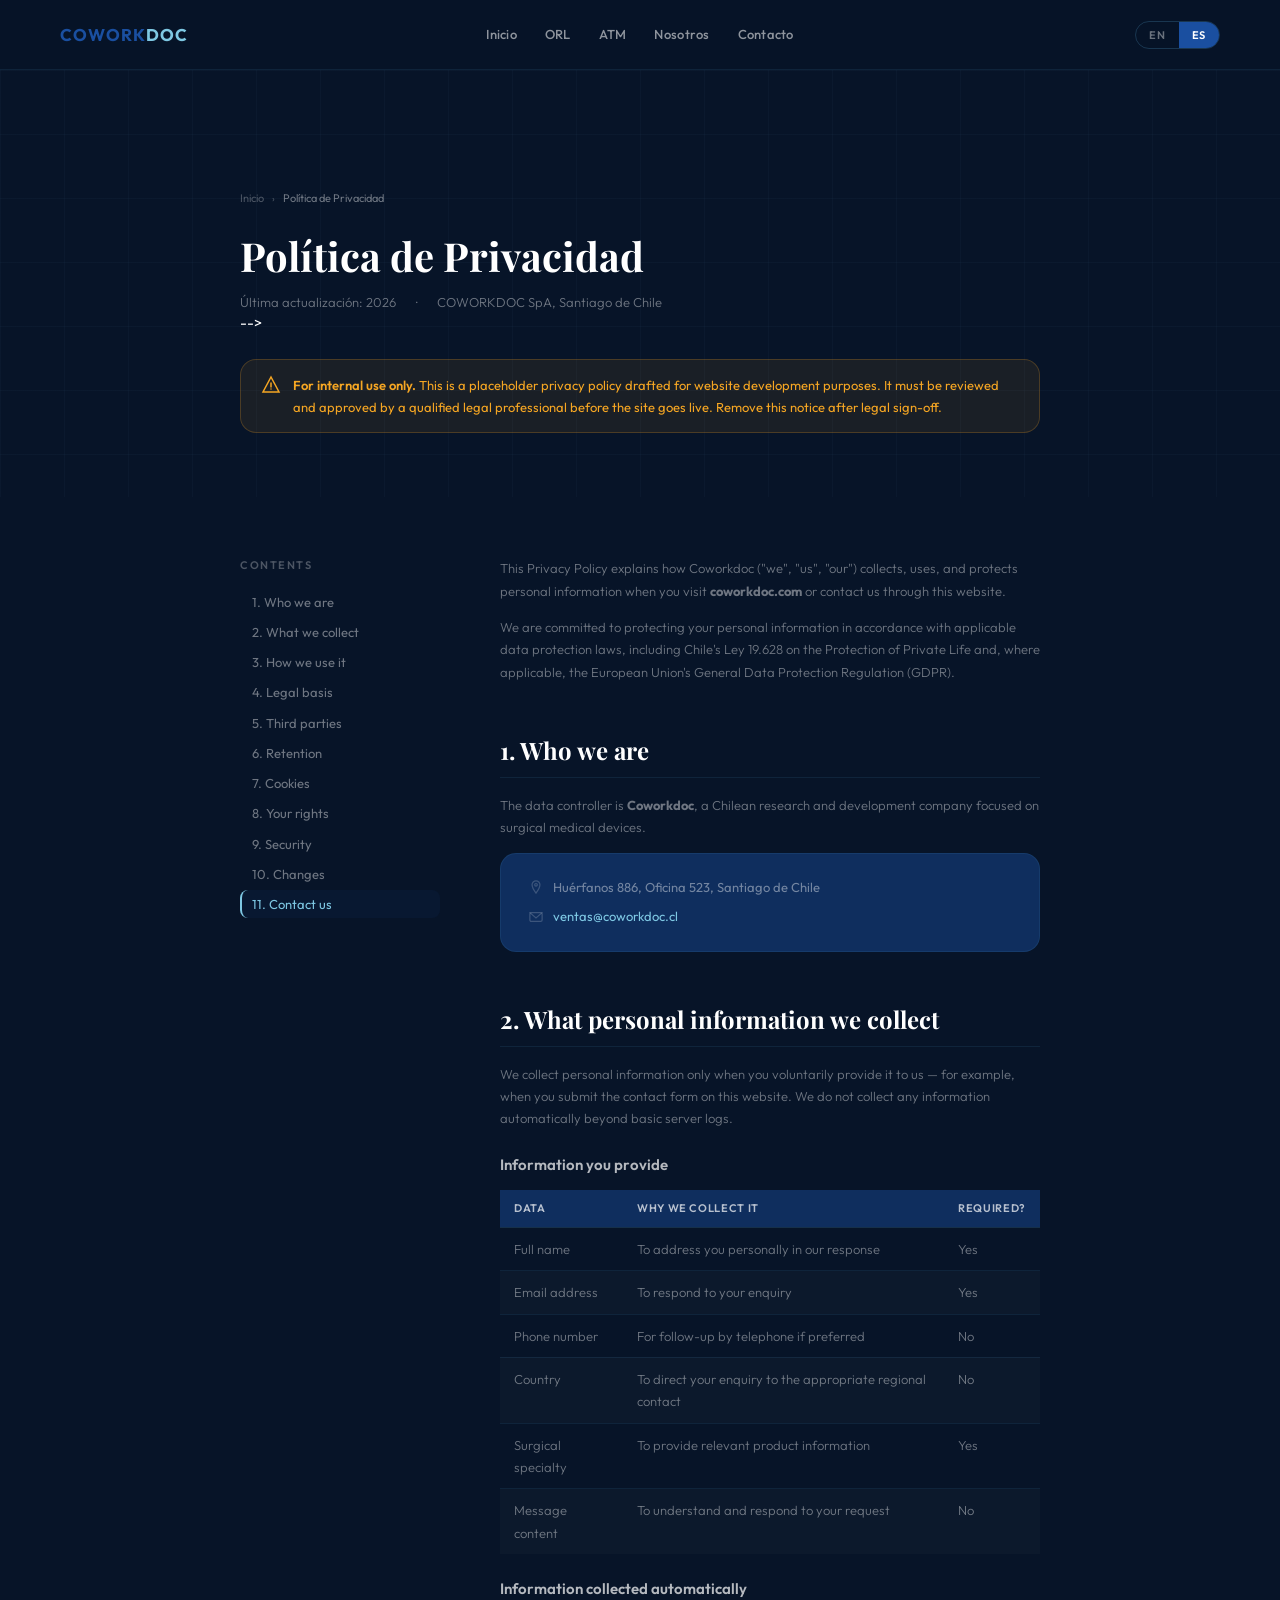
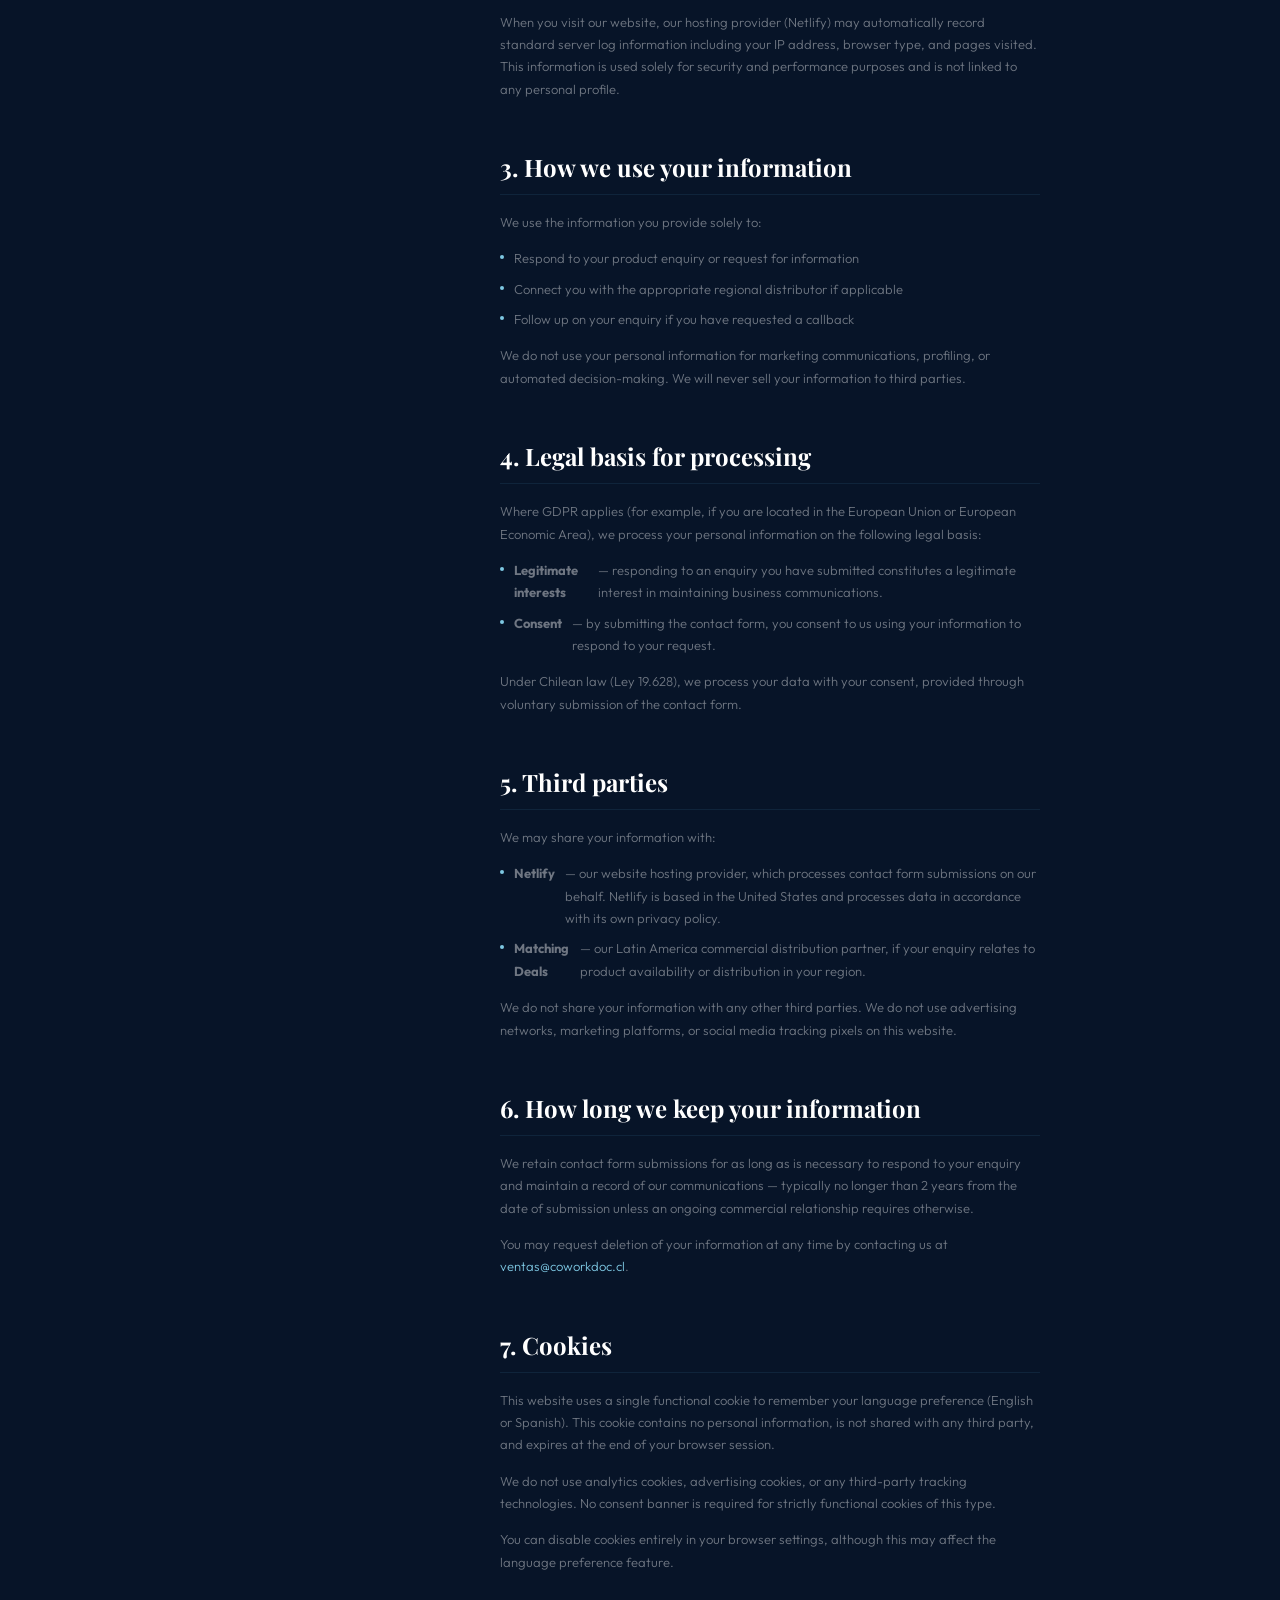
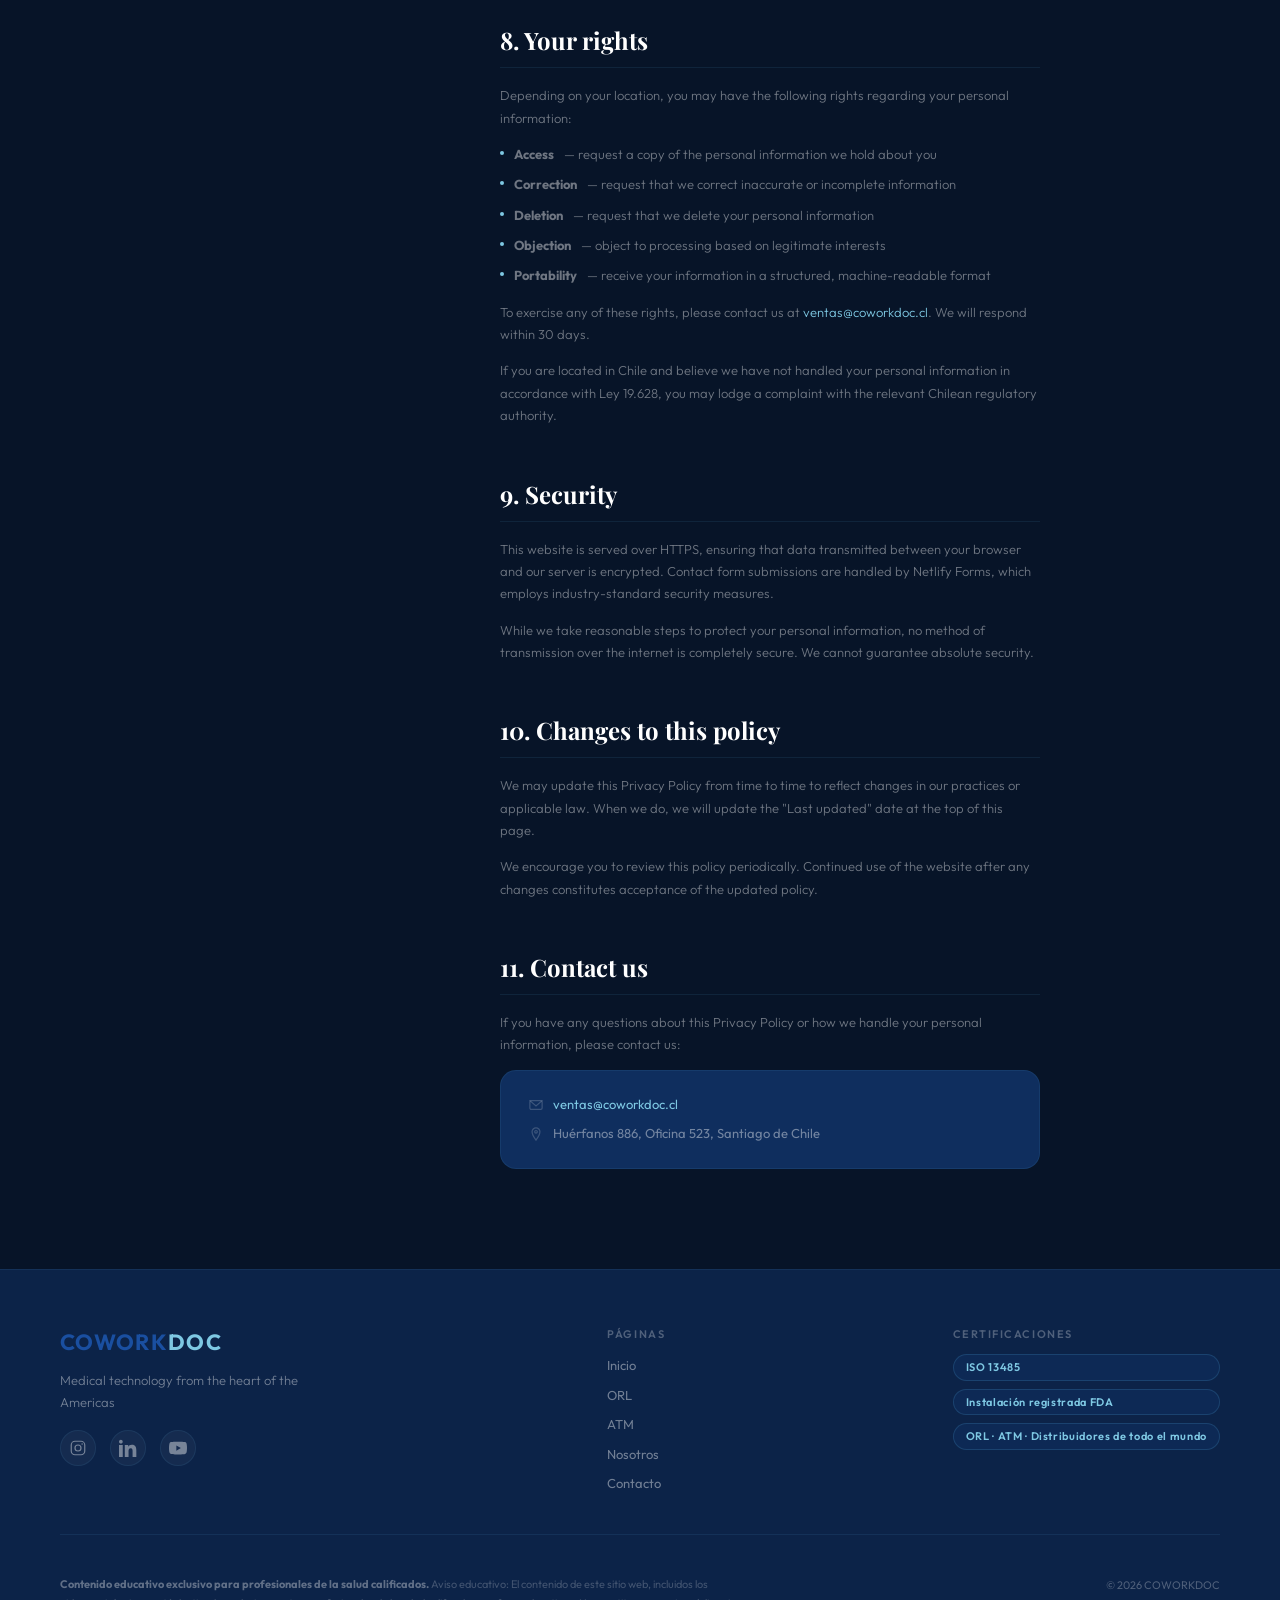
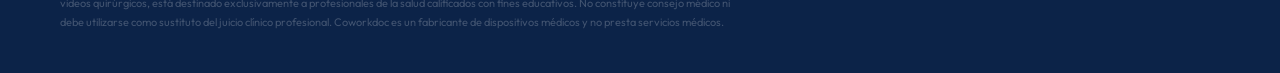
<file: privacy.html>
<!DOCTYPE html>
<html lang="en">
<head>
  <meta charset="UTF-8">
  <meta name="viewport" content="width=device-width, initial-scale=1.0">
  <title data-i18n="privacy.title">Privacy Policy | COWORKDOC</title>
  <meta name="description" content="CoworkDoc privacy policy — how we collect, use, and protect your personal information.">
  <meta name="robots" content="noindex"><!-- remove this line when legal review is complete -->

  <link rel="stylesheet" href="css/design-tokens.css">
  <link rel="stylesheet" href="css/components.css">

  <style>

    .page-hero {
      position: relative;
      background: var(--bg-page);
      padding: 120px 60px 64px;
      overflow: hidden;
    }

    .page-hero-grid {
      position: absolute; inset: 0; pointer-events: none;
      background-image:
        linear-gradient(rgba(126,200,227,0.03) 1px, transparent 1px),
        linear-gradient(90deg, rgba(126,200,227,0.03) 1px, transparent 1px);
      background-size: 64px 64px;
    }

    .page-hero-content {
      position: relative; z-index: 2;
      max-width: 800px; margin: 0 auto;
    }

    .page-hero h1 {
      font-family: var(--font-serif);
      font-size: var(--text-3xl);
      color: var(--text-primary);
      margin-bottom: 12px;
      line-height: var(--leading-snug);
    }

    .page-hero-meta {
      font-size: var(--text-sm);
      color: var(--text-muted);
      font-weight: var(--weight-light);
      display: flex;
      align-items: center;
      gap: 20px;
      flex-wrap: wrap;
    }

    /* Legal review notice banner */
    .review-notice {
      background: rgba(245,166,35,0.08);
      border: 1px solid rgba(245,166,35,0.22);
      border-radius: var(--radius-md);
      padding: 14px 20px;
      display: flex;
      align-items: flex-start;
      gap: 12px;
      margin-top: 24px;
    }

    .review-notice-icon {
      width: 20px; height: 20px;
      flex-shrink: 0;
      margin-top: 1px;
    }

    .review-notice-text {
      font-size: var(--text-sm);
      color: var(--warning);
      line-height: var(--leading-relaxed);
    }

    .review-notice-text strong {
      font-weight: var(--weight-semibold);
    }

    /* ── POLICY BODY ── */
    .policy-body {
      background: var(--bg-page);
      padding: 60px 60px 100px;
    }

    .policy-inner {
      max-width: 800px;
      margin: 0 auto;
      display: grid;
      grid-template-columns: 200px 1fr;
      gap: 60px;
      align-items: start;
    }

    /* Sticky TOC */
    .policy-toc {
      position: sticky;
      top: calc(var(--nav-height) + 24px);
    }

    .toc-heading {
      font-size: var(--text-xs);
      font-weight: var(--weight-semibold);
      letter-spacing: var(--tracking-widest);
      text-transform: uppercase;
      color: var(--text-faint);
      margin-bottom: 14px;
    }

    .toc-list {
      list-style: none;
      display: flex;
      flex-direction: column;
      gap: 2px;
    }

    .toc-list a {
      display: block;
      font-size: var(--text-sm);
      color: var(--text-muted);
      text-decoration: none;
      padding: 6px 10px;
      border-radius: var(--radius-sm);
      border-left: 2px solid transparent;
      transition:
        color var(--transition-fast),
        background var(--transition-fast),
        border-color var(--transition-fast);
      line-height: var(--leading-snug);
    }

    .toc-list a:hover,
    .toc-list a.active {
      color: var(--blue-light);
      background: rgba(26,79,160,0.08);
      border-left-color: var(--blue-light);
    }

    /* Policy content */
    .policy-content { min-width: 0; }

    .policy-section {
      margin-bottom: 52px;
      scroll-margin-top: calc(var(--nav-height) + 24px);
    }

    .policy-section:last-child { margin-bottom: 0; }

    .policy-section h2 {
      font-family: var(--font-serif);
      font-size: var(--text-xl);
      color: var(--text-primary);
      margin-bottom: 16px;
      padding-bottom: 12px;
      border-bottom: 1px solid var(--border-subtle);
      line-height: var(--leading-snug);
    }

    .policy-section h3 {
      font-size: var(--text-base);
      font-weight: var(--weight-semibold);
      color: var(--text-secondary);
      margin-top: 24px;
      margin-bottom: 10px;
    }

    .policy-section p {
      font-size: var(--text-sm);
      color: var(--text-muted);
      line-height: var(--leading-relaxed);
      font-weight: var(--weight-light);
      margin-bottom: 14px;
    }

    .policy-section p:last-child { margin-bottom: 0; }

    .policy-section ul {
      list-style: none;
      margin: 10px 0 14px;
      display: flex;
      flex-direction: column;
      gap: 8px;
    }

    .policy-section ul li {
      display: flex;
      align-items: flex-start;
      gap: 10px;
      font-size: var(--text-sm);
      color: var(--text-muted);
      line-height: var(--leading-relaxed);
      font-weight: var(--weight-light);
    }

    .policy-section ul li::before {
      content: '';
      width: 4px; height: 4px;
      border-radius: 50%;
      background: var(--blue-light);
      flex-shrink: 0;
      margin-top: 8px;
    }

    .policy-section a {
      color: var(--blue-light);
      text-decoration: none;
    }

    .policy-section a:hover { text-decoration: underline; }

    /* Table */
    .policy-table {
      width: 100%;
      border-collapse: collapse;
      margin: 14px 0;
      font-size: var(--text-sm);
    }

    .policy-table th {
      background: var(--bg-card);
      color: var(--text-secondary);
      font-weight: var(--weight-semibold);
      font-size: var(--text-xs);
      letter-spacing: var(--tracking-wide);
      text-transform: uppercase;
      padding: 10px 14px;
      text-align: left;
      border-bottom: 1px solid var(--border-light);
    }

    .policy-table td {
      padding: 10px 14px;
      color: var(--text-muted);
      border-bottom: 1px solid var(--border-subtle);
      line-height: var(--leading-relaxed);
      font-weight: var(--weight-light);
      vertical-align: top;
    }

    .policy-table tr:last-child td { border-bottom: none; }

    .policy-table tr:nth-child(even) td {
      background: rgba(255,255,255,0.02);
    }

    /* Contact card */
    .policy-contact-card {
      background: var(--bg-card);
      border: 1px solid var(--border-subtle);
      border-radius: var(--radius-md);
      padding: 24px 28px;
      margin-top: 14px;
      display: flex;
      flex-direction: column;
      gap: 10px;
    }

    .policy-contact-row {
      display: flex;
      align-items: center;
      gap: 10px;
      font-size: var(--text-sm);
      color: var(--text-muted);
    }

    .policy-contact-row svg {
      width: 14px; height: 14px;
      flex-shrink: 0;
      opacity: 0.45;
    }

    .policy-contact-row a {
      color: var(--blue-light);
    }

    /* ── RESPONSIVE ── */
    @media (max-width: 1024px) {
      .page-hero { padding: 100px 32px 52px; }
      .policy-body { padding: 48px 32px 80px; }
      .policy-inner { grid-template-columns: 160px 1fr; gap: 40px; }
    }

    @media (max-width: 768px) {
      .page-hero { padding: 80px 20px 44px; }
      .policy-body { padding: 36px 20px 64px; }
      .policy-inner { grid-template-columns: 1fr; gap: 0; }
      .policy-toc { display: none; }
    }
  </style>
</head>
<body>

<!-- ════════ NAV ════════ -->
<nav class="nav" id="navbar">
  <a href="index.html" class="nav-logo" aria-label="CoworkDoc home">
    <div class="nav-logo-wordmark">
      <span class="cowork">COWORK</span><span class="doc">DOC</span>
    </div>
  </a>

  <nav class="nav-links" aria-label="Main navigation">
    <a href="index.html" data-i18n="nav.home">Home</a>
    <a href="ent-nose.html" data-i18n="nav.ent">ENT</a>
    <a href="tmj.html" data-i18n="nav.tmj">TMJ</a>
    <a href="about.html" data-i18n="nav.about">About</a>
    <a href="contact.html" data-i18n="nav.contact">Contact</a>
  </nav>

  <div class="nav-right">
    <div class="lang-toggle" role="group" aria-label="Language">
      <button data-lang="en" class="active" onclick="I18n.setLanguage('en')">EN</button>
      <button data-lang="es" onclick="I18n.setLanguage('es')">ES</button>
    </div>
    <button class="nav-hamburger" aria-label="Open menu" aria-expanded="false" aria-controls="nav-drawer">
      <span></span><span></span><span></span>
    </button>
  </div>
</nav>

<div class="nav-drawer" id="nav-drawer">
  <a href="index.html" data-i18n="nav.home">Home</a>
  <a href="ent-nose.html" data-i18n="nav.ent">ENT</a>
  <a href="tmj.html" data-i18n="nav.tmj">TMJ</a>
  <a href="about.html" data-i18n="nav.about">About</a>
  <a href="contact.html" data-i18n="nav.contact">Contact</a>
</div>


<!-- ════════ HERO ════════ -->
<section class="page-hero">
  <div class="page-hero-grid" aria-hidden="true"></div>
  <div class="page-hero-content">

    <nav class="breadcrumb" aria-label="Breadcrumb">
      <a href="index.html" data-i18n="nav.home">Home</a>
      <span class="breadcrumb-sep" aria-hidden="true">›</span>
      <span class="breadcrumb-current" data-i18n="privacy.title">Privacy Policy</span>
    </nav>

    <h1 data-i18n="privacy.title">Privacy Policy</h1>

    <div class="page-hero-meta">
      <span data-i18n="privacy.last_updated">Last updated: 2026</span>
      <span>·</span>
      <span>COWORKDOC SpA, Santiago de Chile</span>
    </div>

    <!--
      LEGAL REVIEW NOTICE
      ────────────────────
      Remove this banner once a legal professional has reviewed
      and approved this policy for publication.
      <!-- PLACEHOLDER: remove review notice after legal sign-off -->
    -->
    <div class="review-notice" role="note" aria-label="Legal review required">
      <svg class="review-notice-icon" viewBox="0 0 20 20" fill="none"
           stroke="var(--warning)" stroke-width="1.5" stroke-linecap="round" aria-hidden="true">
        <path d="M10 2L2 17h16L10 2z"/>
        <path d="M10 8v4M10 14h.01"/>
      </svg>
      <p class="review-notice-text">
        <strong>For internal use only.</strong>
        This is a placeholder privacy policy drafted for website development purposes.
        It must be reviewed and approved by a qualified legal professional before the site goes live.
        Remove this notice after legal sign-off.
      </p>
    </div>

  </div>
</section>


<!-- ════════ POLICY BODY ════════ -->
<main class="policy-body">
  <div class="policy-inner">

    <!-- Sticky TOC -->
    <aside class="policy-toc" aria-label="Table of contents">
      <p class="toc-heading">Contents</p>
      <ol class="toc-list">
        <li><a href="#who-we-are">1. Who we are</a></li>
        <li><a href="#what-we-collect">2. What we collect</a></li>
        <li><a href="#how-we-use">3. How we use it</a></li>
        <li><a href="#legal-basis">4. Legal basis</a></li>
        <li><a href="#third-parties">5. Third parties</a></li>
        <li><a href="#retention">6. Retention</a></li>
        <li><a href="#cookies">7. Cookies</a></li>
        <li><a href="#your-rights">8. Your rights</a></li>
        <li><a href="#security">9. Security</a></li>
        <li><a href="#changes">10. Changes</a></li>
        <li><a href="#contact-us">11. Contact us</a></li>
      </ol>
    </aside>

    <!-- Content -->
    <div class="policy-content">

      <!-- Intro -->
      <div class="policy-section">
        <p>
          This Privacy Policy explains how Coworkdoc ("we", "us", "our") collects, uses, and protects
          personal information when you visit <strong>coworkdoc.com</strong> or contact us through this website.
        </p>
        <p>
          We are committed to protecting your personal information in accordance with applicable data
          protection laws, including Chile's Ley 19.628 on the Protection of Private Life and, where
          applicable, the European Union's General Data Protection Regulation (GDPR).
        </p>
      </div>

      <!-- 1. Who we are -->
      <div class="policy-section" id="who-we-are">
        <h2>1. Who we are</h2>
        <p>
          The data controller is <strong>Coworkdoc</strong>, a Chilean research and development company
          focused on surgical medical devices.
        </p>
        <div class="policy-contact-card">
          <div class="policy-contact-row">
            <svg viewBox="0 0 16 16" fill="none" stroke="currentColor" stroke-width="1.4" stroke-linecap="round" aria-hidden="true">
              <path d="M8 1a4.5 4.5 0 00-4.5 4.5C3.5 9 8 15 8 15s4.5-6 4.5-9.5A4.5 4.5 0 008 1z"/>
              <circle cx="8" cy="5.5" r="1.5"/>
            </svg>
            Huérfanos 886, Oficina 523, Santiago de Chile
          </div>
          <div class="policy-contact-row">
            <svg viewBox="0 0 16 16" fill="none" stroke="currentColor" stroke-width="1.4" stroke-linecap="round" aria-hidden="true">
              <rect x="1" y="3" width="14" height="10" rx="1.5"/>
              <path d="M1 3l7 6 7-6"/>
            </svg>
            <a href="mailto:ventas@coworkdoc.cl">ventas@coworkdoc.cl</a>
          </div>
        </div>
      </div>

      <!-- 2. What we collect -->
      <div class="policy-section" id="what-we-collect">
        <h2>2. What personal information we collect</h2>
        <p>
          We collect personal information only when you voluntarily provide it to us — for example,
          when you submit the contact form on this website. We do not collect any information
          automatically beyond basic server logs.
        </p>

        <h3>Information you provide</h3>
        <table class="policy-table" aria-label="Data collected through the contact form">
          <thead>
            <tr>
              <th>Data</th>
              <th>Why we collect it</th>
              <th>Required?</th>
            </tr>
          </thead>
          <tbody>
            <tr>
              <td>Full name</td>
              <td>To address you personally in our response</td>
              <td>Yes</td>
            </tr>
            <tr>
              <td>Email address</td>
              <td>To respond to your enquiry</td>
              <td>Yes</td>
            </tr>
            <tr>
              <td>Phone number</td>
              <td>For follow-up by telephone if preferred</td>
              <td>No</td>
            </tr>
            <tr>
              <td>Country</td>
              <td>To direct your enquiry to the appropriate regional contact</td>
              <td>No</td>
            </tr>
            <tr>
              <td>Surgical specialty</td>
              <td>To provide relevant product information</td>
              <td>Yes</td>
            </tr>
            <tr>
              <td>Message content</td>
              <td>To understand and respond to your request</td>
              <td>No</td>
            </tr>
          </tbody>
        </table>

        <h3>Information collected automatically</h3>
        <p>
          When you visit our website, our hosting provider (Netlify) may automatically record standard
          server log information including your IP address, browser type, and pages visited. This
          information is used solely for security and performance purposes and is not linked to any
          personal profile.
        </p>
      </div>

      <!-- 3. How we use it -->
      <div class="policy-section" id="how-we-use">
        <h2>3. How we use your information</h2>
        <p>We use the information you provide solely to:</p>
        <ul>
          <li>Respond to your product enquiry or request for information</li>
          <li>Connect you with the appropriate regional distributor if applicable</li>
          <li>Follow up on your enquiry if you have requested a callback</li>
        </ul>
        <p>
          We do not use your personal information for marketing communications, profiling, or
          automated decision-making. We will never sell your information to third parties.
        </p>
      </div>

      <!-- 4. Legal basis -->
      <div class="policy-section" id="legal-basis">
        <h2>4. Legal basis for processing</h2>
        <p>
          Where GDPR applies (for example, if you are located in the European Union or European
          Economic Area), we process your personal information on the following legal basis:
        </p>
        <ul>
          <li>
            <strong>Legitimate interests</strong> — responding to an enquiry you have submitted
            constitutes a legitimate interest in maintaining business communications.
          </li>
          <li>
            <strong>Consent</strong> — by submitting the contact form, you consent to us using your
            information to respond to your request.
          </li>
        </ul>
        <p>
          Under Chilean law (Ley 19.628), we process your data with your consent, provided through
          voluntary submission of the contact form.
        </p>
      </div>

      <!-- 5. Third parties -->
      <div class="policy-section" id="third-parties">
        <h2>5. Third parties</h2>
        <p>We may share your information with:</p>
        <ul>
          <li>
            <strong>Netlify</strong> — our website hosting provider, which processes contact form
            submissions on our behalf. Netlify is based in the United States and processes data
            in accordance with its own privacy policy.
          </li>
          <li>
            <strong>Matching Deals</strong> — our Latin America commercial distribution partner,
            if your enquiry relates to product availability or distribution in your region.
          </li>
        </ul>
        <p>
          We do not share your information with any other third parties. We do not use advertising
          networks, marketing platforms, or social media tracking pixels on this website.
        </p>
      </div>

      <!-- 6. Retention -->
      <div class="policy-section" id="retention">
        <h2>6. How long we keep your information</h2>
        <p>
          We retain contact form submissions for as long as is necessary to respond to your enquiry
          and maintain a record of our communications — typically no longer than 2 years from the
          date of submission unless an ongoing commercial relationship requires otherwise.
        </p>
        <p>
          You may request deletion of your information at any time by contacting us at
          <a href="mailto:ventas@coworkdoc.cl">ventas@coworkdoc.cl</a>.
        </p>
      </div>

      <!-- 7. Cookies -->
      <div class="policy-section" id="cookies">
        <h2>7. Cookies</h2>
        <p>
          This website uses a single functional cookie to remember your language preference
          (English or Spanish). This cookie contains no personal information, is not shared
          with any third party, and expires at the end of your browser session.
        </p>
        <p>
          We do not use analytics cookies, advertising cookies, or any third-party tracking
          technologies. No consent banner is required for strictly functional cookies of this type.
        </p>
        <p>
          You can disable cookies entirely in your browser settings, although this may affect
          the language preference feature.
        </p>
      </div>

      <!-- 8. Your rights -->
      <div class="policy-section" id="your-rights">
        <h2>8. Your rights</h2>
        <p>
          Depending on your location, you may have the following rights regarding your personal
          information:
        </p>
        <ul>
          <li><strong>Access</strong> — request a copy of the personal information we hold about you</li>
          <li><strong>Correction</strong> — request that we correct inaccurate or incomplete information</li>
          <li><strong>Deletion</strong> — request that we delete your personal information</li>
          <li><strong>Objection</strong> — object to processing based on legitimate interests</li>
          <li><strong>Portability</strong> — receive your information in a structured, machine-readable format</li>
        </ul>
        <p>
          To exercise any of these rights, please contact us at
          <a href="mailto:ventas@coworkdoc.cl">ventas@coworkdoc.cl</a>.
          We will respond within 30 days.
        </p>
        <p>
          If you are located in Chile and believe we have not handled your personal information
          in accordance with Ley 19.628, you may lodge a complaint with the relevant Chilean
          regulatory authority.
        </p>
      </div>

      <!-- 9. Security -->
      <div class="policy-section" id="security">
        <h2>9. Security</h2>
        <p>
          This website is served over HTTPS, ensuring that data transmitted between your browser
          and our server is encrypted. Contact form submissions are handled by Netlify Forms,
          which employs industry-standard security measures.
        </p>
        <p>
          While we take reasonable steps to protect your personal information, no method of
          transmission over the internet is completely secure. We cannot guarantee absolute security.
        </p>
      </div>

      <!-- 10. Changes -->
      <div class="policy-section" id="changes">
        <h2>10. Changes to this policy</h2>
        <p>
          We may update this Privacy Policy from time to time to reflect changes in our practices
          or applicable law. When we do, we will update the "Last updated" date at the top of
          this page.
        </p>
        <p>
          We encourage you to review this policy periodically. Continued use of the website after
          any changes constitutes acceptance of the updated policy.
        </p>
      </div>

      <!-- 11. Contact -->
      <div class="policy-section" id="contact-us">
        <h2>11. Contact us</h2>
        <p>
          If you have any questions about this Privacy Policy or how we handle your personal
          information, please contact us:
        </p>
        <div class="policy-contact-card">
          <div class="policy-contact-row">
            <svg viewBox="0 0 16 16" fill="none" stroke="currentColor" stroke-width="1.4" stroke-linecap="round" aria-hidden="true">
              <rect x="1" y="3" width="14" height="10" rx="1.5"/>
              <path d="M1 3l7 6 7-6"/>
            </svg>
            <a href="mailto:ventas@coworkdoc.cl">ventas@coworkdoc.cl</a>
          </div>
          <div class="policy-contact-row">
            <svg viewBox="0 0 16 16" fill="none" stroke="currentColor" stroke-width="1.4" stroke-linecap="round" aria-hidden="true">
              <path d="M8 1a4.5 4.5 0 00-4.5 4.5C3.5 9 8 15 8 15s4.5-6 4.5-9.5A4.5 4.5 0 008 1z"/>
              <circle cx="8" cy="5.5" r="1.5"/>
            </svg>
            Huérfanos 886, Oficina 523, Santiago de Chile
          </div>
        </div>
      </div>

    </div>
  </div>
</main>


<!-- ════════ FOOTER ════════ -->
<footer class="footer" role="contentinfo">
  <div class="footer-main">
    <div class="footer-brand">
      <div class="footer-brand-wordmark">
        <span class="cowork">COWORK</span><span class="doc">DOC</span>
      </div>
      <p class="footer-tagline">Medical technology from the heart of the Americas</p>

      <div class="footer-social">
        <a href="https://instagram.com/YOUR_HANDLE" target="_blank" rel="noopener" aria-label="Instagram">
          <svg viewBox="0 0 24 24" fill="none" stroke="currentColor" stroke-width="1.6" aria-hidden="true">
            <rect x="3" y="3" width="18" height="18" rx="5"/>
            <circle cx="12" cy="12" r="4"/>
            <circle cx="17.5" cy="6.5" r="1" fill="currentColor" stroke="none"/>
          </svg>
        </a>

        <a href="https://linkedin.com/company/YOUR_COMPANY" target="_blank" rel="noopener" aria-label="LinkedIn">
          <svg viewBox="0 0 24 24" fill="currentColor" aria-hidden="true">
            <path d="M4.98 3.5C4.98 4.88 3.87 6 2.49 6S0 4.88 0 3.5 1.11 1 2.49 1s2.49 1.12 2.49 2.5zM0 8h5v16H0V8zm7.5 0h4.8v2.2h.07c.67-1.27 2.3-2.6 4.73-2.6 5.06 0 6 3.33 6 7.66V24h-5v-7.6c0-1.8-.03-4.12-2.5-4.12-2.5 0-2.88 1.95-2.88 3.97V24h-5V8z"/>
          </svg>
        </a>

        <a href="https://www.youtube.com/@coworkdoc7119" target="_blank" rel="noopener" aria-label="YouTube">
          <svg viewBox="0 0 24 24" fill="currentColor" aria-hidden="true">
            <path d="M23.5 6.2a3 3 0 00-2.1-2.1C19.6 3.5 12 3.5 12 3.5s-7.6 0-9.4.6A3 3 0 00.5 6.2 31.6 31.6 0 000 12a31.6 31.6 0 00.5 5.8 3 3 0 002.1 2.1c1.8.6 9.4.6 9.4.6s7.6 0 9.4-.6a3 3 0 002.1-2.1A31.6 31.6 0 0024 12a31.6 31.6 0 00-.5-5.8zM9.8 15.5v-7l6 3.5-6 3.5z"/>
          </svg>
        </a>
      </div>
    </div>

    <nav class="footer-links" aria-label="Footer navigation">
      <p class="footer-links-heading" data-i18n="footer.links_heading">Pages</p>
      <a href="index.html" data-i18n="nav.home">Home</a>
      <a href="ent-nose.html" data-i18n="nav.ent">ENT</a>
      <a href="tmj.html" data-i18n="nav.tmj">TMJ</a>
      <a href="about.html" data-i18n="nav.about">About</a>
      <!-- <a href="blog.html" data-i18n="nav.blog">Blog</a> -->
      <a href="contact.html" data-i18n="nav.contact">Contact</a>
    </nav>

    <div class="footer-certs">
      <p class="footer-certs-heading" data-i18n="footer.certs_heading">Certifications</p>
      <span class="cert-pill" data-i18n="footer.cert_iso">ISO 13485</span>
      <span class="cert-pill" data-i18n="footer.cert_fda">FDA Registered Facility</span>
      <span class="cert-pill" data-i18n="footer.cert_region">ENT · TMJ · Latin America</span>
    </div>
  </div>

  <div class="footer-bottom">
    <p class="footer-disclaimer">
      <strong data-i18n="blog.disclaimer">Educational disclaimer:</strong>
      <span data-i18n="footer.disclaimer"> The content on this website, including surgical videos, is intended exclusively for qualified healthcare professionals for educational purposes. It does not constitute medical advice and should not be used as a substitute for professional clinical judgement. Coworkdoc is a medical device manufacturer and does not provide medical services.</span>
    </p>
    <p class="footer-copy" data-i18n="footer.copyright">© 2026 COWORKDOC</p>
  </div>
</footer>


<!-- ════════ SCRIPTS ════════ -->
<script src="js/i18n.js"></script>
<script src="js/video-lightbox.js"></script>
<script>
  /* ── TOC ACTIVE STATE ON SCROLL ── */
  const sections = document.querySelectorAll('.policy-section[id]');
  const tocLinks = document.querySelectorAll('.toc-list a');

  const observer = new IntersectionObserver((entries) => {
    entries.forEach(entry => {
      if (entry.isIntersecting) {
        tocLinks.forEach(a => a.classList.remove('active'));
        const active = document.querySelector(`.toc-list a[href="#${entry.target.id}"]`);
        if (active) active.classList.add('active');
      }
    });
  }, {
    rootMargin: '-80px 0px -60% 0px',
    threshold: 0
  });

  sections.forEach(s => observer.observe(s));
</script>

</body>
</html>
</file>
<file: css/design-tokens.css>
/*
 * ============================================================
 *  COWORKDOC — Design Tokens
 *  css/design-tokens.css
 *
 *  Single source of truth for all colours, typography,
 *  spacing, and UI values used across the site.
 *
 *  Link this file FIRST in every HTML page, before any
 *  other stylesheet:
 *  <link rel="stylesheet" href="css/design-tokens.css">
 * ============================================================
 */

@import url('https://fonts.googleapis.com/css2?family=Playfair+Display:ital,wght@0,400;0,700;1,400&family=Outfit:wght@300;400;500;600;700&display=swap');

:root {

  /* ── COLOUR: BRAND ───────────────────────────────────────
     Pulled directly from the CoworkDoc logo.
     --brand-cobalt  = "COWORK" lettering
     --brand-sky     = "DOC" lettering                      */
  --brand-cobalt:    #1a4fa0;
  --brand-sky:       #7ec8e3;

  /* ── COLOUR: BACKGROUNDS ─────────────────────────────────
     Use in layers — navy is the deepest, card is elevated. */
  --bg-page:         #071428;   /* body background           */
  --bg-section:      #0c2348;   /* alternate section bg      */
  --bg-card:         #0f2e5e;   /* card / panel bg           */
  --bg-overlay:      rgba(7, 20, 40, 0.97);  /* nav / modals */

  /* ── COLOUR: INTERACTIVE ─────────────────────────────────*/
  --blue:            #1a4fa0;   /* primary — buttons, links  */
  --blue-hover:      #2263c0;   /* hover state               */
  --blue-light:      #7ec8e3;   /* accent — labels, chips    */
  --blue-pale:       #c8e8f5;   /* very light tint           */
  --teal:            #00c4a7;   /* CTA / conversion elements */
  --teal-dim:        rgba(0, 196, 167, 0.10);  /* teal bg tint */

  /* ── COLOUR: TEXT ────────────────────────────────────────*/
  --text-primary:    #ffffff;
  --text-secondary:  rgba(255, 255, 255, 0.70);
  --text-muted:      rgba(255, 255, 255, 0.42);
  --text-faint:      rgba(255, 255, 255, 0.28);

  /* ── COLOUR: BORDERS ─────────────────────────────────────*/
  --border-subtle:   rgba(90, 176, 224, 0.10);
  --border-light:    rgba(90, 176, 224, 0.18);
  --border-medium:   rgba(90, 176, 224, 0.28);

  /* ── COLOUR: STATUS ──────────────────────────────────────*/
  --success:         #00c4a7;
  --warning:         #f5a623;
  --error:           #e05a5a;

  /* ── TYPOGRAPHY: FAMILIES ────────────────────────────────*/
  --font-serif:      'Playfair Display', Georgia, serif;
  --font-sans:       'Outfit', system-ui, sans-serif;

  /* ── TYPOGRAPHY: SCALE ───────────────────────────────────
     Use these for consistent sizing across all pages.       */
  --text-xs:         11px;
  --text-sm:         13px;
  --text-base:       15px;
  --text-md:         17px;
  --text-lg:         20px;
  --text-xl:         24px;
  --text-2xl:        32px;
  --text-3xl:        40px;
  --text-4xl:        56px;
  --text-5xl:        72px;
  --text-hero:       96px;    /* homepage logo wordmark only */

  /* ── TYPOGRAPHY: WEIGHTS ─────────────────────────────────*/
  --weight-light:    300;
  --weight-regular:  400;
  --weight-medium:   500;
  --weight-semibold: 600;
  --weight-bold:     700;

  /* ── TYPOGRAPHY: LINE HEIGHTS ────────────────────────────*/
  --leading-tight:   1.10;
  --leading-snug:    1.25;
  --leading-normal:  1.50;
  --leading-relaxed: 1.72;

  /* ── TYPOGRAPHY: LETTER SPACING ─────────────────────────*/
  --tracking-tight:  -0.01em;
  --tracking-normal:  0.02em;
  --tracking-wide:    0.06em;
  --tracking-wider:   0.10em;
  --tracking-widest:  0.14em;

  /* ── SPACING SCALE ───────────────────────────────────────
     Base unit: 4px. All spacing is a multiple of 4.        */
  --space-1:    4px;
  --space-2:    8px;
  --space-3:    12px;
  --space-4:    16px;
  --space-5:    20px;
  --space-6:    24px;
  --space-7:    28px;
  --space-8:    32px;
  --space-10:   40px;
  --space-12:   48px;
  --space-14:   56px;
  --space-16:   64px;
  --space-20:   80px;
  --space-24:   96px;

  /* ── BORDER RADIUS ───────────────────────────────────────*/
  --radius-xs:   4px;
  --radius-sm:   8px;
  --radius-md:   16px;
  --radius-lg:   26px;
  --radius-full: 9999px;   /* pills / tags */

  /* ── SHADOWS ─────────────────────────────────────────────*/
  --shadow-sm:   0 2px 12px rgba(0, 0, 0, 0.20);
  --shadow-md:   0 8px 28px rgba(0, 0, 0, 0.30);
  --shadow-lg:   0 20px 56px rgba(0, 0, 0, 0.40);
  --shadow-card: 0 32px 72px rgba(0, 0, 0, 0.45);
  --shadow-blue: 0 10px 32px rgba(26, 79, 160, 0.40);

  /* ── TRANSITIONS ─────────────────────────────────────────*/
  --transition-fast:   0.15s ease;
  --transition-base:   0.25s ease;
  --transition-slow:   0.40s ease;
  --transition-spring: 0.35s cubic-bezier(0.34, 1.56, 0.64, 1);

  /* ── Z-INDEX SCALE ───────────────────────────────────────*/
  --z-base:      1;
  --z-raised:    10;
  --z-dropdown:  50;
  --z-sticky:    100;
  --z-overlay:   200;
  --z-modal:     300;
  --z-toast:     400;

  /* ── LAYOUT ──────────────────────────────────────────────*/
  --max-width:       1440px;
  --content-width:   1200px;
  --section-padding: 96px 60px;
  --nav-height:      70px;

}


/* ============================================================
 *  BASE RESET & GLOBALS
 * ============================================================ */

*, *::before, *::after {
  box-sizing: border-box;
  margin: 0;
  padding: 0;
}

html {
  scroll-behavior: smooth;
  -webkit-text-size-adjust: 100%;
}

body {
  font-family: var(--font-sans);
  font-size: var(--text-base);
  font-weight: var(--weight-regular);
  line-height: var(--leading-normal);
  background: var(--bg-page);
  color: var(--text-primary);
  max-width: var(--max-width);
  margin: 0 auto;
  overflow-x: hidden;
  -webkit-font-smoothing: antialiased;
  -moz-osx-font-smoothing: grayscale;
}

img, video {
  max-width: 100%;
  display: block;
}

a {
  color: inherit;
  text-decoration: none;
}

button {
  font-family: var(--font-sans);
  cursor: pointer;
}

/* Shared keyframe animations used across all pages */
@keyframes fadeUp {
  from { opacity: 0; transform: translateY(20px); }
  to   { opacity: 1; transform: translateY(0); }
}

@keyframes fadeIn {
  from { opacity: 0; }
  to   { opacity: 1; }
}

@keyframes blink {
  0%, 100% { opacity: 1; }
  50%       { opacity: 0.3; }
}

@keyframes drift {
  from { transform: translate(0, 0) scale(1); }
  to   { transform: translate(18px, -18px) scale(1.07); }
}

@keyframes scan {
  from { top: -60%; }
  to   { top: 120%; }
}

@keyframes pulse-ring {
  0%, 100% { transform: scale(1); opacity: 0.6; }
  50%       { transform: scale(1.08); opacity: 1; }
}

@keyframes wa-entrance {
  from { transform: scale(0) rotate(-180deg); opacity: 0; }
  to   { transform: scale(1) rotate(0deg); opacity: 1; }
}

@keyframes wa-pulse {
  0%   { transform: scale(1); opacity: 0.7; }
  100% { transform: scale(1.7); opacity: 0; }
}
</file>
<file: css/components.css>
/*
 * ============================================================
 *  COWORKDOC — Components
 *  css/components.css
 *
 *  Reusable UI components used across all pages.
 *  Always load AFTER design-tokens.css:
 *
 *  <link rel="stylesheet" href="css/design-tokens.css">
 *  <link rel="stylesheet" href="css/components.css">
 * ============================================================
 */


/* ============================================================
 *  NAVIGATION
 * ============================================================ */

.nav {
  position: sticky;
  top: 0;
  z-index: var(--z-sticky);
  background: var(--bg-overlay);
  backdrop-filter: blur(20px);
  -webkit-backdrop-filter: blur(20px);
  border-bottom: 1px solid var(--border-subtle);
  padding: 0 60px;
  height: var(--nav-height);
  display: flex;
  align-items: center;
  justify-content: space-between;
  transition: box-shadow var(--transition-base);
}

.nav.scrolled {
  box-shadow: 0 4px 40px rgba(0, 0, 0, 0.4);
}

/* Logo wordmark — CSS only, no image file needed */
.nav-logo {
  text-decoration: none;
  display: flex;
  align-items: center;
  gap: 0;
  flex-shrink: 0;
}

.nav-logo-wordmark {
  font-family: var(--font-sans);
  font-size: 17px;
  font-weight: var(--weight-bold);
  letter-spacing: var(--tracking-wide);
  line-height: 1;
}

.nav-logo-wordmark .cowork {
  color: var(--brand-cobalt);
}

.nav-logo-wordmark .doc {
  color: var(--brand-sky);
}

/* Centred nav links */
.nav-links {
  position: absolute;
  left: 50%;
  transform: translateX(-50%);
  display: flex;
  align-items: center;
  gap: 28px;
}

.nav-links a {
  font-size: var(--text-sm);
  font-weight: var(--weight-medium);
  color: rgba(255, 255, 255, 0.55);
  text-decoration: none;
  letter-spacing: var(--tracking-normal);
  transition: color var(--transition-fast);
  position: relative;
  white-space: nowrap;
}

.nav-links a::after {
  content: '';
  position: absolute;
  bottom: -4px;
  left: 0;
  width: 0;
  height: 2px;
  background: var(--blue-light);
  border-radius: var(--radius-full);
  transition: width var(--transition-base);
}

.nav-links a:hover {
  color: var(--text-primary);
}

.nav-links a:hover::after,
.nav-links a.active::after {
  width: 100%;
}

.nav-links a.active {
  color: var(--blue-light);
}

/* Right side: lang toggle + WhatsApp */
.nav-right {
  display: flex;
  align-items: center;
  gap: 14px;
  flex-shrink: 0;
}

/* Language toggle */
.lang-toggle {
  display: flex;
  border: 1px solid rgba(90, 176, 224, 0.22);
  border-radius: var(--radius-full);
  overflow: hidden;
}

.lang-toggle button {
  background: none;
  border: none;
  padding: 6px 13px;
  cursor: pointer;
  color: rgba(255, 255, 255, 0.4);
  font-family: var(--font-sans);
  font-weight: var(--weight-semibold);
  font-size: var(--text-xs);
  letter-spacing: var(--tracking-wide);
  transition: background var(--transition-fast), color var(--transition-fast);
}

.lang-toggle button.active {
  background: var(--blue);
  color: var(--text-primary);
}

.lang-toggle button:not(.active):hover {
  color: rgba(255, 255, 255, 0.75);
}

/* WhatsApp CTA button in nav */
.nav-wa {
  display: inline-flex;
  align-items: center;
  gap: 7px;
  background: rgba(37, 211, 102, 0.12);
  border: 1px solid rgba(37, 211, 102, 0.25);
  color: #25d366;
  font-size: var(--text-xs);
  font-weight: var(--weight-semibold);
  letter-spacing: var(--tracking-wide);
  padding: 7px 14px;
  border-radius: var(--radius-full);
  text-decoration: none;
  transition: background var(--transition-fast), border-color var(--transition-fast);
  white-space: nowrap;
}

.nav-wa:hover {
  background: rgba(37, 211, 102, 0.20);
  border-color: rgba(37, 211, 102, 0.40);
}

.nav-wa svg {
  width: 14px;
  height: 14px;
  flex-shrink: 0;
}

/* Mobile hamburger — hidden on desktop */
.nav-hamburger {
  display: none;
  flex-direction: column;
  gap: 5px;
  background: none;
  border: none;
  padding: 4px;
  cursor: pointer;
}

.nav-hamburger span {
  display: block;
  width: 22px;
  height: 2px;
  background: rgba(255, 255, 255, 0.7);
  border-radius: 2px;
  transition: transform var(--transition-base), opacity var(--transition-fast);
}

/* Mobile nav drawer */
.nav-drawer {
  display: none;
  position: fixed;
  top: var(--nav-height);
  left: 0;
  right: 0;
  bottom: 0;
  background: var(--bg-page);
  z-index: var(--z-overlay);
  flex-direction: column;
  padding: 40px 32px;
  gap: 8px;
  border-top: 1px solid var(--border-subtle);
}

.nav-drawer.open {
  display: flex;
}

.nav-drawer a {
  font-size: var(--text-xl);
  font-weight: var(--weight-semibold);
  color: rgba(255, 255, 255, 0.6);
  text-decoration: none;
  padding: 12px 0;
  border-bottom: 1px solid var(--border-subtle);
  transition: color var(--transition-fast);
}

.nav-drawer a:hover,
.nav-drawer a.active {
  color: var(--blue-light);
}


/* ============================================================
 *  FOOTER
 * ============================================================ */

.footer {
  background: var(--bg-section);
  border-top: 1px solid var(--border-subtle);
  padding: 56px 60px 40px;
}

.footer-main {
  display: flex;
  align-items: flex-start;
  justify-content: space-between;
  gap: 48px;
  margin-bottom: 40px;
  padding-bottom: 40px;
  border-bottom: 1px solid var(--border-subtle);
}

.footer-brand-wordmark {
  font-family: var(--font-sans);
  font-size: 22px;
  font-weight: var(--weight-bold);
  letter-spacing: var(--tracking-wide);
  margin-bottom: 10px;
}

.footer-brand-wordmark .cowork { color: var(--brand-cobalt); }
.footer-brand-wordmark .doc    { color: var(--brand-sky); }

.footer-tagline {
  font-size: var(--text-sm);
  color: var(--text-muted);
  font-weight: var(--weight-light);
  max-width: 260px;
  line-height: var(--leading-relaxed);
}

.footer-social {
  display: flex;
  gap: 14px;
  margin-top: 16px;
}

.footer-social a {
  width: 36px;
  height: 36px;
  border-radius: 50%;
  display: flex;
  align-items: center;
  justify-content: center;
  background: rgba(255, 255, 255, 0.04);
  border: 1px solid var(--border-subtle);
  color: var(--text-muted);
  text-decoration: none;
  transition:
    color var(--transition-fast),
    border-color var(--transition-fast),
    transform var(--transition-fast),
    background var(--transition-fast);
}

.footer-social a:hover {
  color: var(--blue-light);
  border-color: var(--border-light);
  background: rgba(255, 255, 255, 0.06);
  transform: translateY(-2px);
}

.footer-social svg {
  width: 18px;
  height: 18px;
}

.footer-links {
  display: flex;
  flex-direction: column;
  gap: 10px;
}

.footer-links-heading {
  font-size: var(--text-xs);
  font-weight: var(--weight-semibold);
  letter-spacing: var(--tracking-widest);
  text-transform: uppercase;
  color: var(--text-faint);
  margin-bottom: 4px;
}

.footer-links a {
  font-size: var(--text-sm);
  color: var(--text-muted);
  text-decoration: none;
  transition: color var(--transition-fast);
}

.footer-links a:hover {
  color: var(--text-primary);
}

.footer-certs {
  display: flex;
  flex-direction: column;
  gap: 8px;
}

.footer-certs-heading {
  font-size: var(--text-xs);
  font-weight: var(--weight-semibold);
  letter-spacing: var(--tracking-widest);
  text-transform: uppercase;
  color: var(--text-faint);
  margin-bottom: 4px;
}

.footer-bottom {
  display: flex;
  align-items: flex-start;
  justify-content: space-between;
  gap: 40px;
}

.footer-disclaimer {
  font-size: 11px;
  color: rgba(255, 255, 255, 0.22);
  line-height: 1.75;
  max-width: 680px;
}

.footer-disclaimer strong {
  color: rgba(255, 255, 255, 0.35);
}

.footer-copy {
  font-size: var(--text-xs);
  color: var(--text-faint);
  white-space: nowrap;
  padding-top: 2px;
}


/* ============================================================
 *  BUTTONS
 * ============================================================ */

/* Primary — solid blue */
.btn-primary {
  display: inline-flex;
  align-items: center;
  justify-content: center;
  gap: 8px;
  background: var(--blue);
  color: var(--text-primary);
  border: none;
  padding: 14px 32px;
  border-radius: var(--radius-full);
  font-family: var(--font-sans);
  font-size: var(--text-base);
  font-weight: var(--weight-semibold);
  letter-spacing: var(--tracking-normal);
  text-decoration: none;
  cursor: pointer;
  transition:
    background var(--transition-fast),
    transform var(--transition-fast),
    box-shadow var(--transition-fast);
  white-space: nowrap;
}

.btn-primary:hover {
  background: var(--blue-hover);
  transform: translateY(-2px);
  box-shadow: var(--shadow-blue);
}

/* Ghost — transparent with border */
.btn-ghost {
  display: inline-flex;
  align-items: center;
  justify-content: center;
  gap: 8px;
  background: transparent;
  color: rgba(255, 255, 255, 0.70);
  border: 1px solid rgba(255, 255, 255, 0.18);
  padding: 14px 32px;
  border-radius: var(--radius-full);
  font-family: var(--font-sans);
  font-size: var(--text-base);
  font-weight: var(--weight-medium);
  text-decoration: none;
  cursor: pointer;
  transition:
    background var(--transition-fast),
    border-color var(--transition-fast),
    color var(--transition-fast);
  white-space: nowrap;
}

.btn-ghost:hover {
  background: rgba(255, 255, 255, 0.07);
  border-color: rgba(255, 255, 255, 0.35);
  color: var(--text-primary);
}

/* Teal CTA — high-conversion actions */
.btn-teal {
  display: inline-flex;
  align-items: center;
  justify-content: center;
  gap: 8px;
  background: var(--teal);
  color: var(--bg-page);
  border: none;
  padding: 14px 32px;
  border-radius: var(--radius-full);
  font-family: var(--font-sans);
  font-size: var(--text-base);
  font-weight: var(--weight-semibold);
  text-decoration: none;
  cursor: pointer;
  transition:
    filter var(--transition-fast),
    transform var(--transition-fast);
  white-space: nowrap;
}

.btn-teal:hover {
  filter: brightness(1.1);
  transform: translateY(-2px);
}

/* Small variant — add .btn-sm to any button */
.btn-sm {
  padding: 9px 20px;
  font-size: var(--text-sm);
}

/* Disabled state */
.btn-primary:disabled,
.btn-ghost:disabled,
.btn-teal:disabled {
  opacity: 0.4;
  cursor: not-allowed;
  transform: none;
  box-shadow: none;
}


/* ============================================================
 *  SECTION HEADER
 * ============================================================ */

.sec-header {
  text-align: center;
  margin-bottom: 60px;
}

.sec-header.left {
  text-align: left;
}

.sec-eyebrow {
  font-size: var(--text-xs);
  font-weight: var(--weight-semibold);
  letter-spacing: var(--tracking-widest);
  text-transform: uppercase;
  color: var(--teal);
  margin-bottom: 12px;
}

.sec-title {
  font-family: var(--font-serif);
  font-size: var(--text-3xl);
  color: var(--text-primary);
  line-height: var(--leading-snug);
  margin-bottom: 14px;
}

.sec-title em {
  font-style: italic;
  color: var(--blue-light);
}

.sec-desc {
  font-size: var(--text-base);
  color: var(--text-muted);
  max-width: 480px;
  margin: 0 auto;
  line-height: var(--leading-relaxed);
  font-weight: var(--weight-light);
}

.sec-header.left .sec-desc {
  margin: 0;
}


/* ============================================================
 *  CARDS
 * ============================================================ */

/* Base card */
.card {
  background: var(--bg-card);
  border: 1px solid var(--border-subtle);
  border-radius: var(--radius-lg);
  overflow: hidden;
  position: relative;
  transition:
    transform var(--transition-spring),
    box-shadow var(--transition-slow),
    border-color var(--transition-base);
}

.card:hover {
  transform: translateY(-6px);
  box-shadow: var(--shadow-card);
  border-color: var(--border-light);
}

/* Top accent bar that slides in on hover */
.card::after {
  content: '';
  position: absolute;
  top: 0; left: 0; right: 0;
  height: 3px;
  background: linear-gradient(90deg, var(--blue), var(--teal));
  transform: scaleX(0);
  transform-origin: left;
  transition: transform var(--transition-slow);
  z-index: var(--z-raised);
}

.card:hover::after {
  transform: scaleX(1);
}

/* Card body padding */
.card-body {
  padding: 28px 34px 34px;
  display: flex;
  flex-direction: column;
  flex: 1;
}


/* ============================================================
 *  BADGES, PILLS & CHIPS
 * ============================================================ */

/* Certification pill — ISO, FDA etc. */
.cert-pill {
  display: inline-flex;
  align-items: center;
  background: rgba(26, 79, 160, 0.15);
  border: 1px solid var(--border-light);
  color: var(--blue-light);
  font-size: var(--text-xs);
  font-weight: var(--weight-semibold);
  letter-spacing: var(--tracking-wide);
  padding: 4px 12px;
  border-radius: var(--radius-full);
  white-space: nowrap;
}

/* Sub-specialty chip — e.g. Nose · Ear · Throat */
.sub-chip {
  display: inline-flex;
  align-items: center;
  background: rgba(26, 79, 160, 0.13);
  border: 1px solid rgba(90, 176, 224, 0.16);
  color: var(--blue-light);
  font-size: 12px;
  font-weight: var(--weight-medium);
  padding: 5px 13px;
  border-radius: 14px;
  letter-spacing: var(--tracking-normal);
  transition: background var(--transition-fast);
}

.card:hover .sub-chip {
  background: rgba(26, 79, 160, 0.22);
}

/* Status / live badge with pulsing dot */
.live-badge {
  display: inline-flex;
  align-items: center;
  gap: 6px;
  background: rgba(0, 196, 167, 0.10);
  border: 1px solid rgba(0, 196, 167, 0.28);
  color: var(--teal);
  font-size: var(--text-xs);
  font-weight: var(--weight-semibold);
  letter-spacing: var(--tracking-wider);
  text-transform: uppercase;
  padding: 6px 14px;
  border-radius: var(--radius-full);
}

.live-badge::before {
  content: '';
  width: 6px;
  height: 6px;
  background: var(--teal);
  border-radius: 50%;
  animation: blink 2s ease infinite;
  flex-shrink: 0;
}

/* Coming soon badge */
.coming-badge {
  display: inline-flex;
  align-items: center;
  background: rgba(7, 20, 40, 0.65);
  border: 1px solid rgba(255, 255, 255, 0.10);
  color: rgba(255, 255, 255, 0.40);
  font-size: var(--text-xs);
  font-weight: var(--weight-semibold);
  letter-spacing: var(--tracking-wide);
  text-transform: uppercase;
  padding: 4px 11px;
  border-radius: var(--radius-full);
  backdrop-filter: blur(6px);
}

/* Category pill for blog */
.cat-pill {
  display: inline-flex;
  align-items: center;
  background: rgba(26, 79, 160, 0.18);
  border: 1px solid var(--border-light);
  color: var(--blue-light);
  font-size: 11px;
  font-weight: var(--weight-semibold);
  letter-spacing: var(--tracking-wider);
  text-transform: uppercase;
  padding: 3px 10px;
  border-radius: var(--radius-full);
}


/* ============================================================
 *  VIDEO SLOT PLACEHOLDER
 * ============================================================ */

/*
  Usage:
  <div class="video-slot" data-src="YOUR_VIDEO.mp4" data-poster="YOUR_POSTER.jpg">
    <div class="video-slot-inner">
      [label text]
    </div>
  </div>

  Replace the entire .video-slot div with a real <video> tag when files are ready.
  See comments inside each HTML page for the exact replacement code.
*/

.video-slot {
  position: relative;
  width: 100%;
  height: 100%;
  min-height: 220px;
  background: linear-gradient(145deg, #071c34 0%, #0b2a46 50%, #071c34 100%);
  display: flex;
  flex-direction: column;
  align-items: center;
  justify-content: center;
  gap: 18px;
  overflow: hidden;
  cursor: pointer;
}

/* Animated scan line */
.video-slot::before {
  content: '';
  position: absolute;
  left: 0; right: 0;
  height: 50%;
  background: linear-gradient(0deg, transparent, rgba(90, 176, 224, 0.03), transparent);
  animation: scan 6s linear infinite;
  top: -50%;
  pointer-events: none;
}

.video-slot-play-wrap {
  position: relative;
  width: 88px;
  height: 88px;
  display: flex;
  align-items: center;
  justify-content: center;
}

.video-slot-ring {
  position: absolute;
  inset: 0;
  border-radius: 50%;
  border: 1.5px solid rgba(90, 176, 224, 0.18);
  animation: pulse-ring 3.5s ease-in-out infinite;
}

.video-slot-ring-outer {
  position: absolute;
  inset: -14px;
  border-radius: 50%;
  border: 1px solid rgba(90, 176, 224, 0.07);
  animation: pulse-ring 3.5s 1s ease-in-out infinite;
}

.video-slot-btn {
  width: 66px;
  height: 66px;
  border-radius: 50%;
  background: rgba(26, 79, 160, 0.20);
  border: 1.5px solid rgba(90, 176, 224, 0.30);
  display: flex;
  align-items: center;
  justify-content: center;
  backdrop-filter: blur(8px);
  transition: background var(--transition-base), transform var(--transition-base);
}

.video-slot:hover .video-slot-btn {
  background: rgba(26, 79, 160, 0.40);
  transform: scale(1.08);
}

.video-slot-btn svg {
  width: 22px;
  height: 22px;
  margin-left: 4px;
}

.video-slot-label {
  font-size: var(--text-xs);
  letter-spacing: var(--tracking-wider);
  text-transform: uppercase;
  color: rgba(90, 176, 224, 0.32);
  font-weight: var(--weight-medium);
}


/* ============================================================
 *  CONTACT FORM
 * ============================================================ */

.form-group {
  margin-bottom: 14px;
}

.form-label {
  display: block;
  font-size: var(--text-xs);
  font-weight: var(--weight-semibold);
  letter-spacing: var(--tracking-wider);
  text-transform: uppercase;
  color: rgba(255, 255, 255, 0.40);
  margin-bottom: 7px;
}

.form-input,
.form-select,
.form-textarea {
  width: 100%;
  background: rgba(255, 255, 255, 0.06);
  border: 1px solid rgba(255, 255, 255, 0.10);
  border-radius: var(--radius-sm);
  padding: 11px 14px;
  color: var(--text-primary);
  font-family: var(--font-sans);
  font-size: var(--text-sm);
  outline: none;
  transition:
    border-color var(--transition-fast),
    background var(--transition-fast);
  -webkit-appearance: none;
}

.form-input::placeholder,
.form-textarea::placeholder {
  color: rgba(255, 255, 255, 0.22);
}

.form-input:focus,
.form-select:focus,
.form-textarea:focus {
  border-color: var(--blue-light);
  background: rgba(255, 255, 255, 0.09);
}

.form-select {
  cursor: pointer;
  background-image: url("data:image/svg+xml,%3Csvg xmlns='http://www.w3.org/2000/svg' width='12' height='8' viewBox='0 0 12 8'%3E%3Cpath d='M1 1l5 5 5-5' stroke='rgba(255,255,255,0.3)' stroke-width='1.5' fill='none' stroke-linecap='round'/%3E%3C/svg%3E");
  background-repeat: no-repeat;
  background-position: right 14px center;
  padding-right: 36px;
}

.form-select option {
  background: #0c2348;
  color: var(--text-primary);
}

.form-textarea {
  resize: none;
  height: 90px;
  line-height: var(--leading-relaxed);
}

.form-row {
  display: grid;
  grid-template-columns: 1fr 1fr;
  gap: 12px;
}

.form-error {
  font-size: 11px;
  color: var(--error);
  margin-top: 5px;
  display: none;
}

.form-group.has-error .form-input,
.form-group.has-error .form-select,
.form-group.has-error .form-textarea {
  border-color: var(--error);
}

.form-group.has-error .form-error {
  display: block;
}

.form-submit {
  width: 100%;
  background: var(--blue);
  color: var(--text-primary);
  border: none;
  padding: 13px;
  border-radius: var(--radius-full);
  font-family: var(--font-sans);
  font-size: var(--text-sm);
  font-weight: var(--weight-semibold);
  letter-spacing: var(--tracking-normal);
  cursor: pointer;
  margin-top: 6px;
  transition:
    background var(--transition-fast),
    transform var(--transition-fast);
}

.form-submit:hover {
  background: var(--blue-hover);
  transform: translateY(-1px);
}

/* Trust row below form submit */
.form-trust {
  display: flex;
  align-items: center;
  justify-content: center;
  gap: 16px;
  margin-top: 12px;
}

.form-trust-item {
  font-size: 11px;
  color: rgba(255, 255, 255, 0.28);
  display: flex;
  align-items: center;
  gap: 4px;
}

/* Form success state */
.form-success {
  display: none;
  text-align: center;
  padding: 40px 20px;
}

.form-success.visible {
  display: block;
}

.form-success-icon {
  width: 56px;
  height: 56px;
  background: rgba(0, 196, 167, 0.12);
  border: 1px solid rgba(0, 196, 167, 0.30);
  border-radius: 50%;
  display: flex;
  align-items: center;
  justify-content: center;
  margin: 0 auto 20px;
}

.form-success-title {
  font-family: var(--font-serif);
  font-size: var(--text-xl);
  color: var(--text-primary);
  margin-bottom: 10px;
}

.form-success-msg {
  font-size: var(--text-sm);
  color: var(--text-muted);
  line-height: var(--leading-relaxed);
}


/* ============================================================
 *  WHATSAPP FAB
 * ============================================================ */

.wa-fab {
  position: fixed;
  bottom: 32px;
  right: 32px;
  width: 56px;
  height: 56px;
  background: #25d366;
  border-radius: 50%;
  display: flex;
  align-items: center;
  justify-content: center;
  box-shadow: 0 6px 28px rgba(37, 211, 102, 0.38);
  z-index: var(--z-toast);
  text-decoration: none;
  cursor: pointer;
  transition:
    transform var(--transition-spring),
    box-shadow var(--transition-base);
  animation: wa-entrance 0.6s 1s cubic-bezier(0.34, 1.56, 0.64, 1) both;
}

.wa-fab:hover {
  transform: scale(1.1);
  box-shadow: 0 10px 36px rgba(37, 211, 102, 0.50);
}

.wa-fab svg {
  width: 28px;
  height: 28px;
  flex-shrink: 0;
}

/* Pulse ring */
.wa-pulse {
  position: absolute;
  inset: 0;
  border-radius: 50%;
  border: 2px solid rgba(37, 211, 102, 0.45);
  animation: wa-pulse 2.5s ease-out infinite;
  pointer-events: none;
}

/* Tooltip */
.wa-tooltip {
  position: absolute;
  right: 66px;
  background: var(--bg-page);
  border: 1px solid var(--border-light);
  color: var(--text-secondary);
  font-size: var(--text-sm);
  font-weight: var(--weight-medium);
  padding: 7px 13px;
  border-radius: var(--radius-sm);
  white-space: nowrap;
  pointer-events: none;
  opacity: 0;
  transform: translateX(8px);
  transition:
    opacity var(--transition-fast),
    transform var(--transition-fast);
}

.wa-tooltip::after {
  content: '';
  position: absolute;
  right: -5px;
  top: 50%;
  transform: translateY(-50%);
  border: 5px solid transparent;
  border-right: none;
  border-left-color: var(--bg-page);
}

.wa-fab:hover .wa-tooltip {
  opacity: 1;
  transform: translateX(0);
}


/* ============================================================
 *  BREADCRUMB
 * ============================================================ */

.breadcrumb {
  display: flex;
  align-items: center;
  gap: 8px;
  font-size: var(--text-xs);
  color: var(--text-faint);
  margin-bottom: 24px;
}

.breadcrumb a {
  color: var(--text-faint);
  text-decoration: none;
  transition: color var(--transition-fast);
}

.breadcrumb a:hover {
  color: var(--blue-light);
}

.breadcrumb-sep {
  color: var(--text-faint);
  font-size: 10px;
}

.breadcrumb-current {
  color: var(--text-muted);
}


/* ============================================================
 *  CONTACT DETAIL ROW
 * ============================================================ */

.contact-detail {
  display: flex;
  align-items: flex-start;
  gap: 12px;
  font-size: var(--text-sm);
  color: var(--text-muted);
  line-height: var(--leading-relaxed);
}

.contact-detail a {
  color: var(--text-muted);
  text-decoration: none;
  transition: color var(--transition-fast);
}

.contact-detail a:hover {
  color: var(--text-primary);
}

.detail-icon {
  width: 34px;
  height: 34px;
  background: rgba(255, 255, 255, 0.06);
  border: 1px solid var(--border-subtle);
  border-radius: var(--radius-sm);
  display: flex;
  align-items: center;
  justify-content: center;
  flex-shrink: 0;
}

.detail-icon svg {
  width: 15px;
  height: 15px;
}


/* ============================================================
 *  PARTNER / INFO CARD
 * ============================================================ */

.partner-card {
  background: rgba(255, 255, 255, 0.03);
  border: 1px solid var(--border-subtle);
  border-radius: var(--radius-md);
  padding: 22px 24px;
  display: flex;
  gap: 16px;
  align-items: flex-start;
  transition:
    box-shadow var(--transition-base),
    border-color var(--transition-base);
}

.partner-card:hover {
  box-shadow: var(--shadow-md);
  border-color: var(--border-light);
}

.partner-icon {
  width: 46px;
  height: 46px;
  border-radius: 12px;
  background: rgba(26, 79, 160, 0.18);
  border: 1px solid var(--border-light);
  display: flex;
  align-items: center;
  justify-content: center;
  flex-shrink: 0;
  font-family: var(--font-sans);
  font-size: var(--text-sm);
  font-weight: var(--weight-bold);
  color: var(--blue-light);
  letter-spacing: var(--tracking-wide);
}

.partner-name {
  font-size: var(--text-sm);
  font-weight: var(--weight-semibold);
  color: var(--text-primary);
  margin-bottom: 4px;
}

.partner-role {
  font-size: 12px;
  color: var(--text-muted);
  line-height: var(--leading-relaxed);
}


/* ============================================================
 *  STICKY CTA BAR
 *  Appears after 60% scroll on specialty pages
 * ============================================================ */

.sticky-cta-bar {
  position: fixed;
  bottom: 0;
  left: 0;
  right: 0;
  z-index: var(--z-dropdown);
  background: var(--bg-card);
  border-top: 1px solid var(--border-light);
  padding: 14px 60px;
  display: flex;
  align-items: center;
  justify-content: space-between;
  gap: 20px;
  transform: translateY(100%);
  transition: transform var(--transition-base);
  box-shadow: 0 -8px 32px rgba(0, 0, 0, 0.30);
}

.sticky-cta-bar.visible {
  transform: translateY(0);
}

.sticky-cta-bar.dismissed {
  display: none;
}

.sticky-cta-context {
  font-size: var(--text-sm);
  color: var(--text-muted);
}

.sticky-cta-context strong {
  color: var(--text-primary);
  font-weight: var(--weight-medium);
}

.sticky-cta-right {
  display: flex;
  align-items: center;
  gap: 12px;
}

.sticky-cta-dismiss {
  background: none;
  border: none;
  color: var(--text-faint);
  font-size: 18px;
  cursor: pointer;
  padding: 4px 8px;
  transition: color var(--transition-fast);
}

.sticky-cta-dismiss:hover {
  color: var(--text-muted);
}


/* ============================================================
 *  POST-VIDEO TOAST
 *  Appears after lightbox closes
 * ============================================================ */

.video-toast {
  position: fixed;
  bottom: 100px;
  right: 32px;
  z-index: var(--z-toast);
  background: var(--bg-card);
  border: 1px solid var(--border-light);
  border-radius: var(--radius-md);
  padding: 16px 20px;
  max-width: 300px;
  box-shadow: var(--shadow-lg);
  opacity: 0;
  transform: translateY(12px);
  transition:
    opacity var(--transition-base),
    transform var(--transition-base);
  pointer-events: none;
}

.video-toast.visible {
  opacity: 1;
  transform: translateY(0);
  pointer-events: all;
}

.video-toast-msg {
  font-size: var(--text-sm);
  color: var(--text-secondary);
  margin-bottom: 12px;
  line-height: var(--leading-relaxed);
}

.video-toast-actions {
  display: flex;
  gap: 8px;
}

.video-toast-actions a,
.video-toast-actions button {
  font-size: 12px;
  font-weight: var(--weight-semibold);
  padding: 6px 14px;
  border-radius: var(--radius-full);
  text-decoration: none;
  cursor: pointer;
  transition: background var(--transition-fast), color var(--transition-fast);
}

.toast-btn-watch {
  background: rgba(255, 255, 255, 0.07);
  border: 1px solid var(--border-subtle);
  color: var(--text-muted);
}

.toast-btn-watch:hover {
  background: rgba(255, 255, 255, 0.12);
  color: var(--text-primary);
}

.toast-btn-contact {
  background: var(--teal);
  border: none;
  color: var(--bg-page);
}

.toast-btn-contact:hover {
  filter: brightness(1.1);
}


/* ============================================================
 *  RESPONSIVE — MOBILE
 * ============================================================ */

@media (max-width: 1024px) {
  .nav {
    padding: 0 32px;
  }

  .footer {
    padding: 48px 32px 32px;
  }

  .sticky-cta-bar {
    padding: 14px 32px;
  }
}

@media (max-width: 768px) {

  /* Nav */
  .nav {
    padding: 0 20px;
  }

  .nav-links {
    display: none;
  }

  .nav-hamburger {
    display: flex;
  }

  .nav-wa span {
    display: none; /* hide text, show icon only */
  }

  /* Footer */
  .footer {
    padding: 40px 20px 28px;
  }

  .footer-main {
    flex-direction: column;
    gap: 32px;
  }

  .footer-bottom {
    flex-direction: column;
    gap: 16px;
  }

  /* Section */
  .sec-title {
    font-size: var(--text-2xl);
  }

  /* Form */
  .form-row {
    grid-template-columns: 1fr;
  }

  /* Sticky CTA */
  .sticky-cta-bar {
    flex-direction: column;
    align-items: stretch;
    padding: 16px 20px;
    gap: 12px;
  }

  /* Toast */
  .video-toast {
    right: 16px;
    left: 16px;
    max-width: none;
    bottom: 80px;
  }

  /* WhatsApp FAB */
  .wa-fab {
    bottom: 20px;
    right: 20px;
  }
}


/* ============================================================
 *  "MORE VIDEOS" DISABLED BUTTON
 * ============================================================ */

.btn-more-videos {
  display: inline-flex;
  align-items: center;
  gap: 10px;
  background: rgba(255, 255, 255, 0.04);
  border: 1px solid rgba(255, 255, 255, 0.08);
  border-radius: var(--radius-full);
  padding: 9px 18px;
  font-family: var(--font-sans);
  font-size: var(--text-sm);
  font-weight: var(--weight-medium);
  color: rgba(255, 255, 255, 0.28);
  cursor: not-allowed;
  opacity: 0.7;
  transition: none;
  pointer-events: none;
}


/* ============================================================
 *  VIDEO CARD SCROLL CUE
 * ============================================================ */

.vc-scroll-cue {
  display: block;
  font-size: 11px;
  font-weight: var(--weight-medium);
  letter-spacing: var(--tracking-wide);
  color: rgba(90, 176, 224, 0.45);
  margin-top: 8px;
  transition: color var(--transition-base);
}

.video-card-info:hover .vc-scroll-cue {
  color: rgba(90, 176, 224, 0.75);
}


/* ============================================================
 *  NAV DROPDOWN (ENT specialty menu)
 * ============================================================ */

.nav-dropdown-wrap {
  position: relative;
}

.nav-dropdown-trigger {
  display: inline-flex;
  align-items: center;
  gap: 5px;
  background: none;
  border: none;
  padding: 0;
  cursor: pointer;
  font-family: var(--font-sans);
  font-size: var(--text-sm);
  font-weight: var(--weight-medium);
  color: rgba(255, 255, 255, 0.55);
  letter-spacing: var(--tracking-normal);
  white-space: nowrap;
  position: relative;
  transition: color var(--transition-fast);
}

.nav-dropdown-trigger::after {
  content: '';
  position: absolute;
  bottom: -4px;
  left: 0;
  width: 0;
  height: 2px;
  background: var(--blue-light);
  border-radius: var(--radius-full);
  transition: width var(--transition-base);
}

.nav-dropdown-trigger:hover,
.nav-dropdown-wrap.open .nav-dropdown-trigger {
  color: var(--text-primary);
}

.nav-dropdown-trigger:hover::after,
.nav-dropdown-wrap.open .nav-dropdown-trigger::after,
.nav-dropdown-trigger.active::after {
  width: 100%;
}

.nav-dropdown-trigger.active {
  color: var(--blue-light);
}

.nav-dd-chevron {
  width: 11px;
  height: 11px;
  opacity: 0.45;
  transition: transform var(--transition-base), opacity var(--transition-fast);
  flex-shrink: 0;
}

.nav-dropdown-wrap.open .nav-dd-chevron {
  transform: rotate(180deg);
  opacity: 0.8;
}

/* Dropdown panel */
.nav-dropdown {
  position: absolute;
  top: calc(100% + 14px);
  left: 50%;
  transform: translateX(-50%) translateY(-6px);
  min-width: 228px;
  background: var(--bg-overlay);
  backdrop-filter: blur(24px);
  -webkit-backdrop-filter: blur(24px);
  border: 1px solid var(--border-subtle);
  border-radius: var(--radius-md);
  padding: 6px;
  box-shadow: 0 20px 56px rgba(0, 0, 0, 0.55);
  opacity: 0;
  visibility: hidden;
  pointer-events: none;
  transition:
    opacity var(--transition-base),
    transform var(--transition-base),
    visibility 0s var(--transition-base);
  z-index: 200;
}

/* bridge prevents accidental hover-out over the gap */
.nav-dropdown::before {
  content: '';
  position: absolute;
  top: -14px;
  left: 0;
  right: 0;
  height: 14px;
}

.nav-dropdown-wrap.open .nav-dropdown {
  opacity: 1;
  visibility: visible;
  pointer-events: auto;
  transform: translateX(-50%) translateY(0);
  transition:
    opacity var(--transition-base),
    transform var(--transition-base),
    visibility 0s;
}

/* Dropdown items */
.nav-dd-item {
  display: flex;
  align-items: center;
  justify-content: space-between;
  gap: 10px;
  padding: 9px 12px;
  border-radius: var(--radius-sm);
  font-size: var(--text-sm);
  font-weight: var(--weight-medium);
  color: rgba(255, 255, 255, 0.60);
  text-decoration: none;
  white-space: nowrap;
  transition: background var(--transition-fast), color var(--transition-fast);
}

a.nav-dd-item:hover {
  background: rgba(255, 255, 255, 0.06);
  color: var(--text-primary);
}

.nav-dd-item--disabled {
  color: rgba(255, 255, 255, 0.22);
  cursor: default;
}

.nav-dd-coming {
  font-size: 10px;
  font-weight: var(--weight-semibold);
  letter-spacing: var(--tracking-wide);
  text-transform: uppercase;
  color: rgba(255, 255, 255, 0.22);
  background: rgba(255, 255, 255, 0.05);
  border: 1px solid rgba(255, 255, 255, 0.08);
  padding: 2px 7px;
  border-radius: var(--radius-full);
  flex-shrink: 0;
}

/* Sub-item group (Turbilon / rf-hook / Bisuctor) */
.nav-dd-sub {
  display: block;
  padding: 2px 0 2px 10px;
  margin: 0 0 2px 14px;
  border-left: 1px solid var(--border-subtle);
}

.nav-dd-subitem {
  display: block;
  width: 100%;
  padding: 6px 10px;
  border-radius: var(--radius-sm);
  font-size: 12px;
  font-weight: var(--weight-normal);
  color: rgba(255, 255, 255, 0.42);
  text-decoration: none;
  white-space: nowrap;
  transition: background var(--transition-fast), color var(--transition-fast);
  box-sizing: border-box;
}

.nav-dd-subitem::after {
  display: none;
}

.nav-dd-subitem:hover {
  background: rgba(255, 255, 255, 0.06);
  color: var(--text-primary);
}

.nav-dd-separator {
  height: 1px;
  background: var(--border-subtle);
  margin: 4px 10px;
}

/* ── Scroll offset for sticky nav ── */
#turbilon,
#rfhook,
#bisuctor,
#rfmax,
#form {
  scroll-margin-top: calc(var(--nav-height) + 24px);
}

/* ── Mobile drawer sub-items ── */
.nav-drawer-sub {
  display: flex;
  flex-direction: column;
  padding: 4px 0 8px 20px;
  border-left: 1px solid var(--border-subtle);
  margin-left: 4px;
  gap: 0;
}

.nav-drawer-sub a {
  font-size: var(--text-base);
  font-weight: var(--weight-normal);
  color: rgba(255, 255, 255, 0.42);
  text-decoration: none;
  padding: 8px 0;
  border-bottom: none;
  transition: color var(--transition-fast);
}

.nav-drawer-sub a:hover { color: var(--blue-light); }

.nav-drawer-sub-disabled {
  display: flex;
  align-items: center;
  gap: 10px;
  font-size: var(--text-base);
  font-weight: var(--weight-normal);
  color: rgba(255, 255, 255, 0.22);
  padding: 8px 0;
}
</file>
